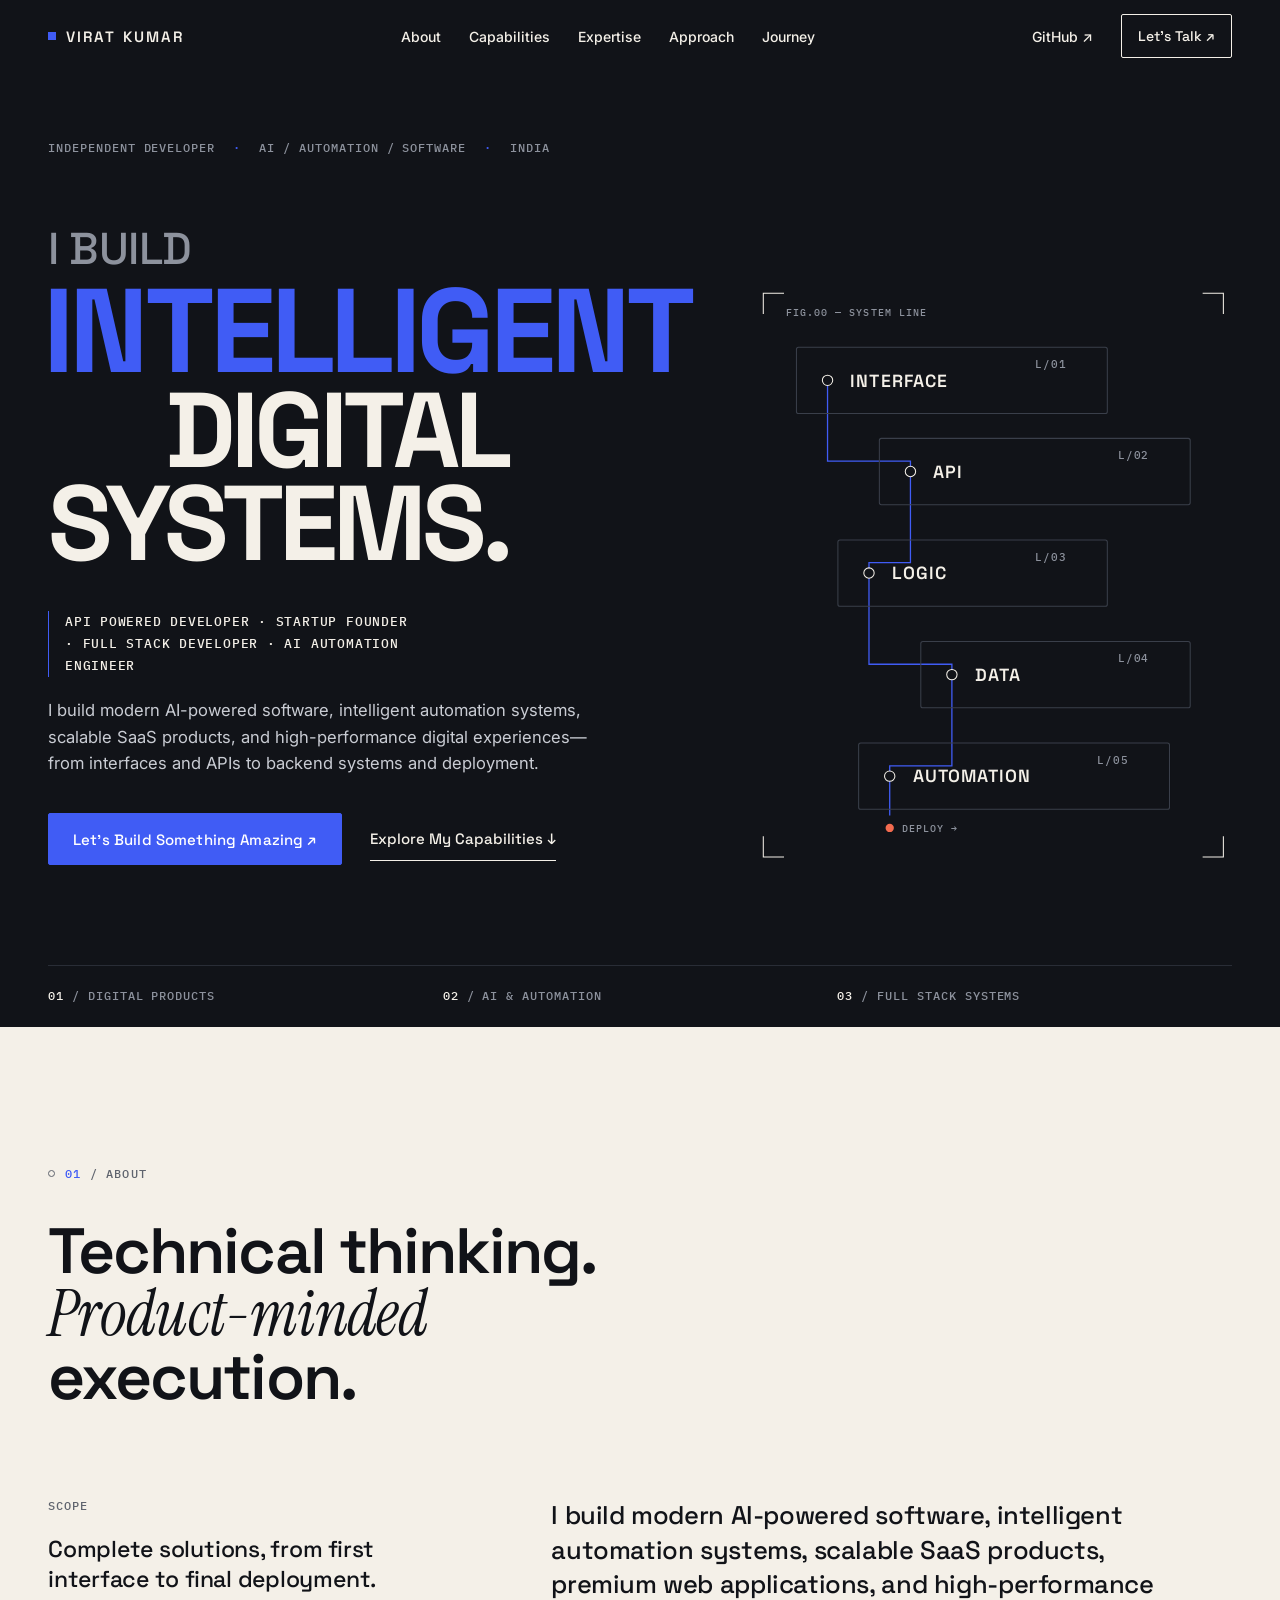
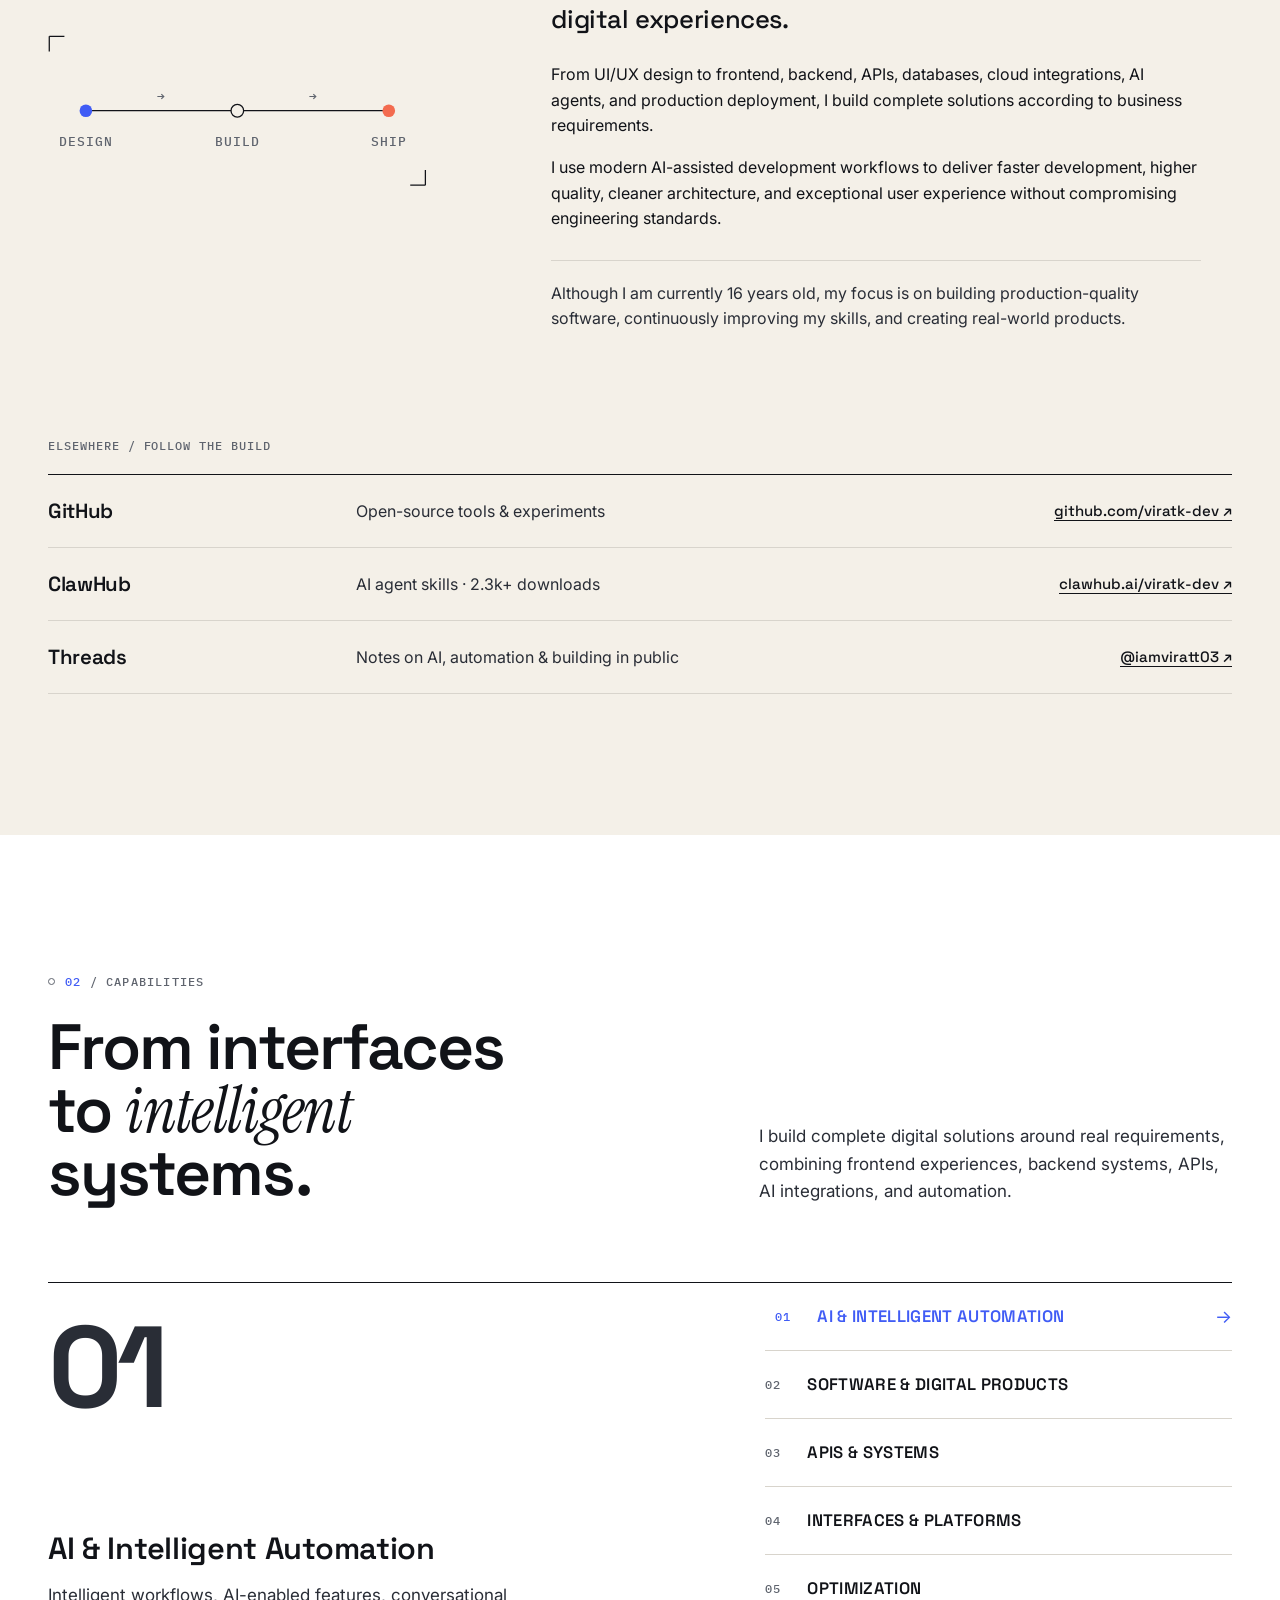
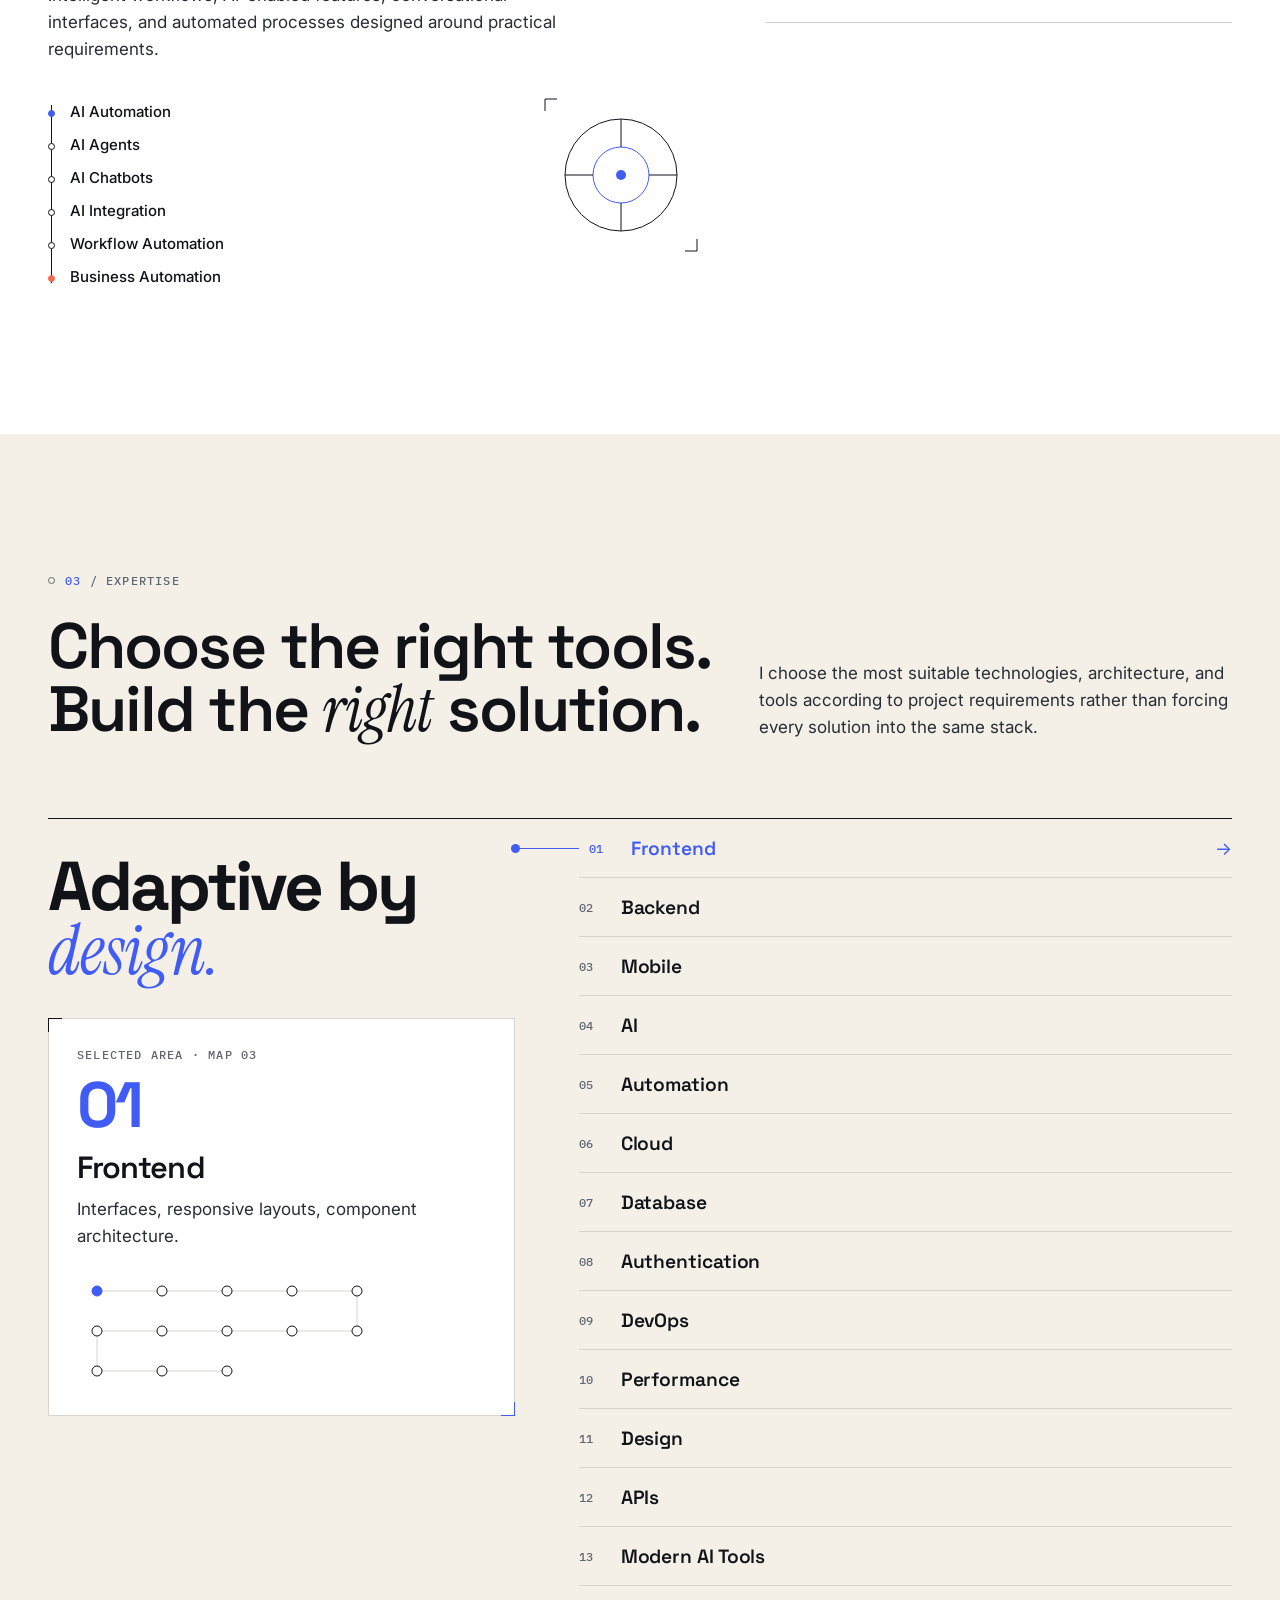
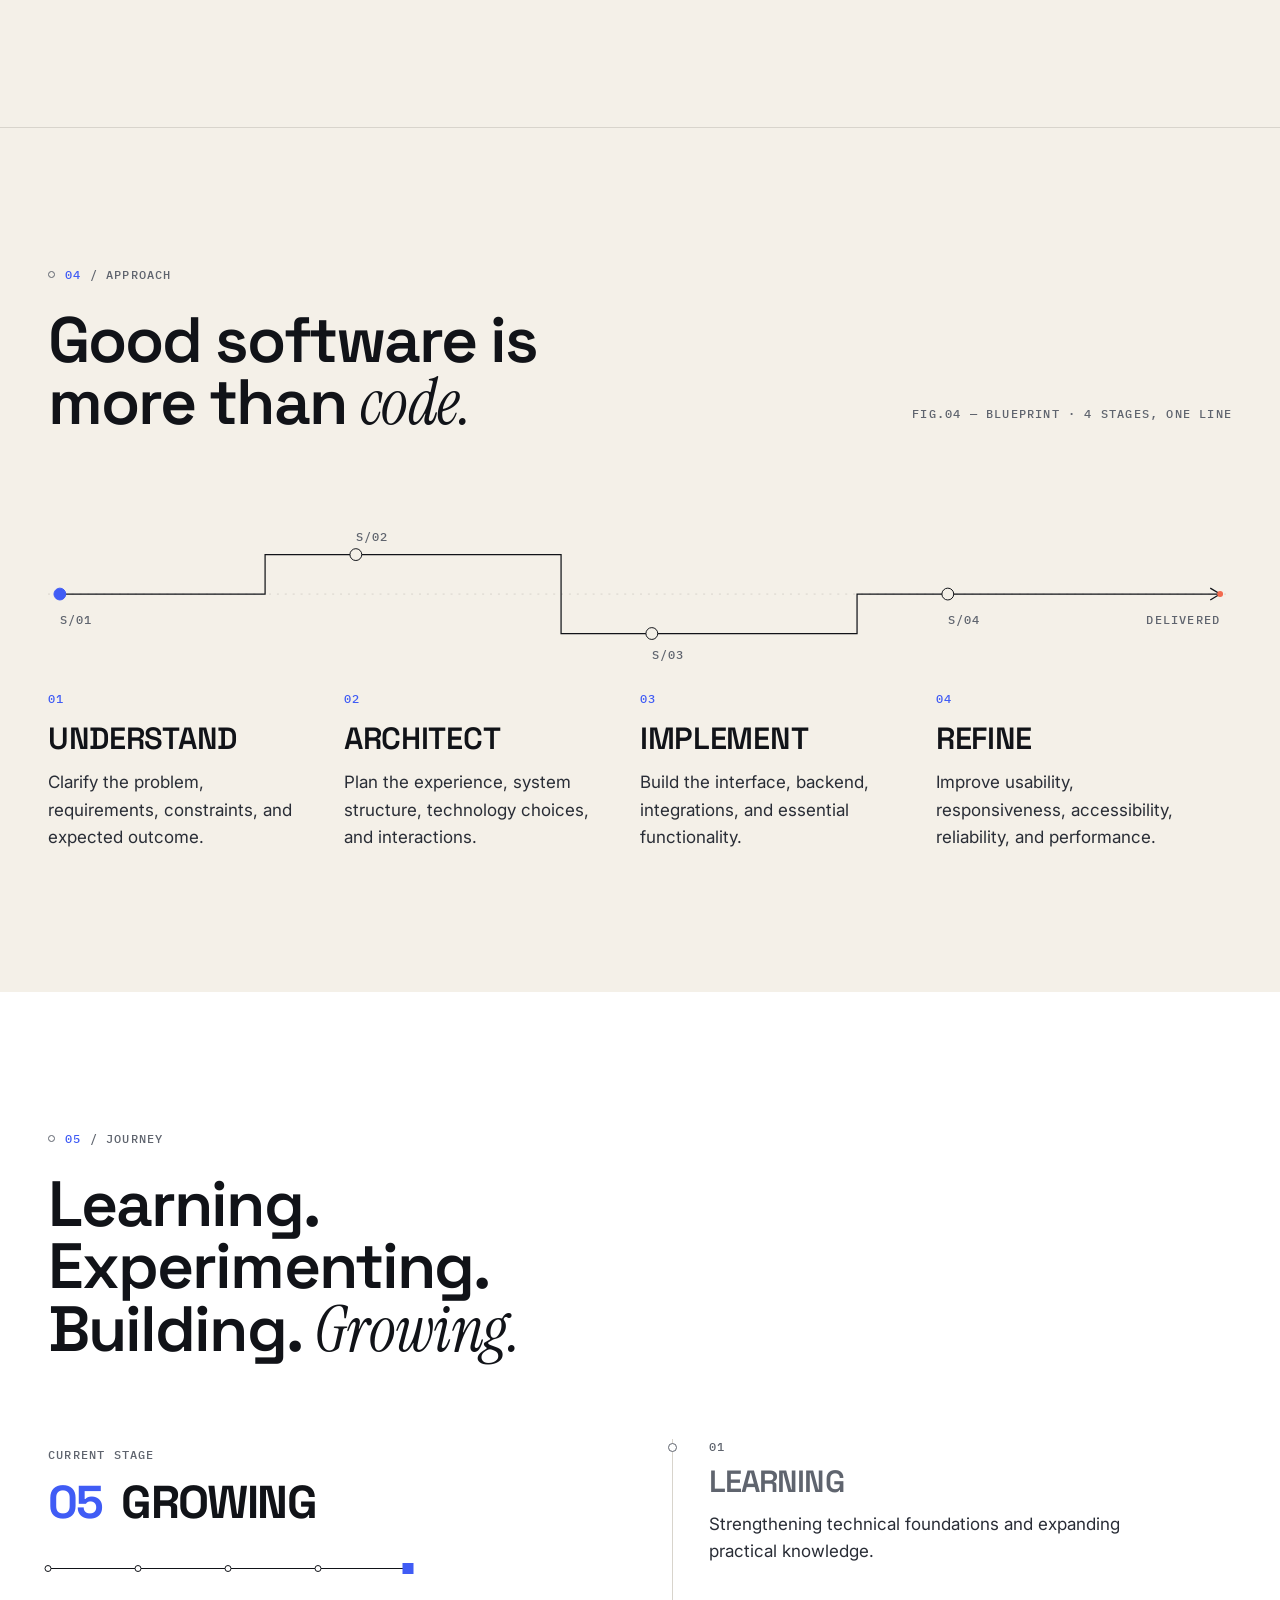
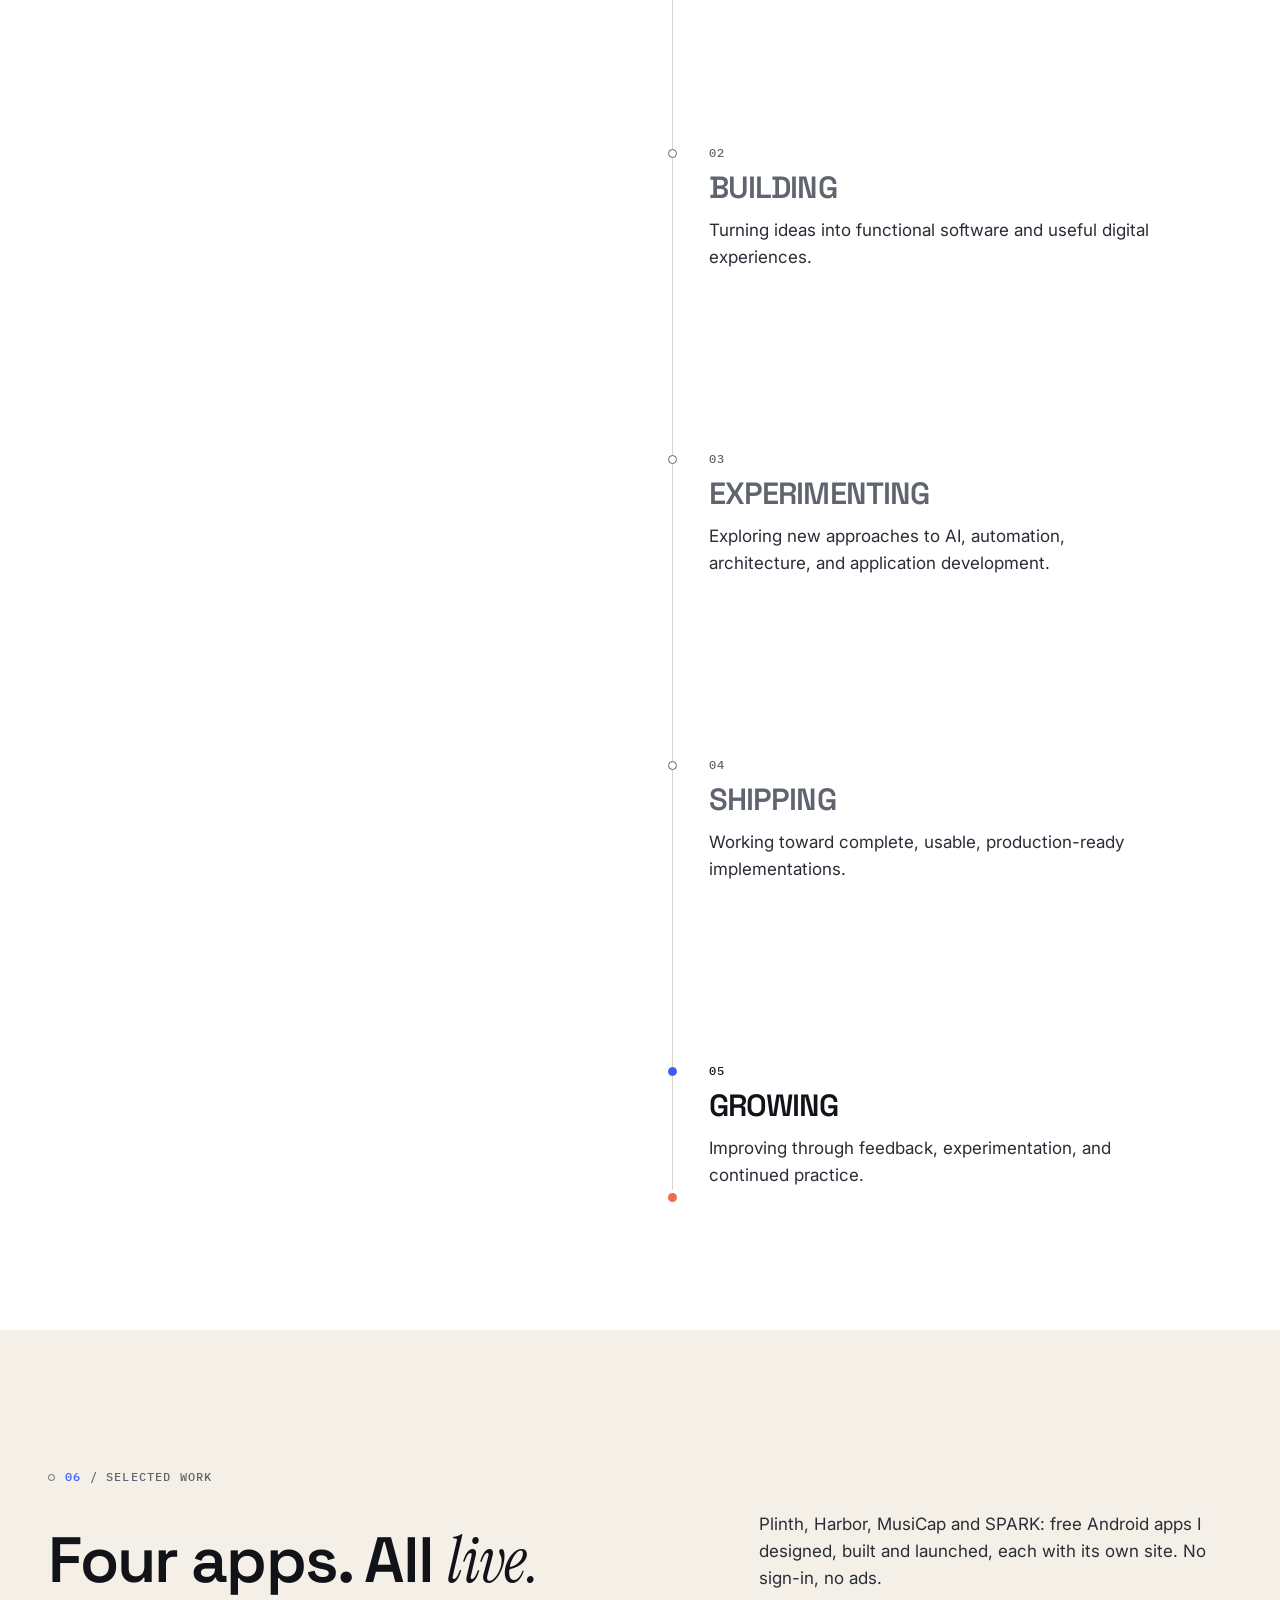
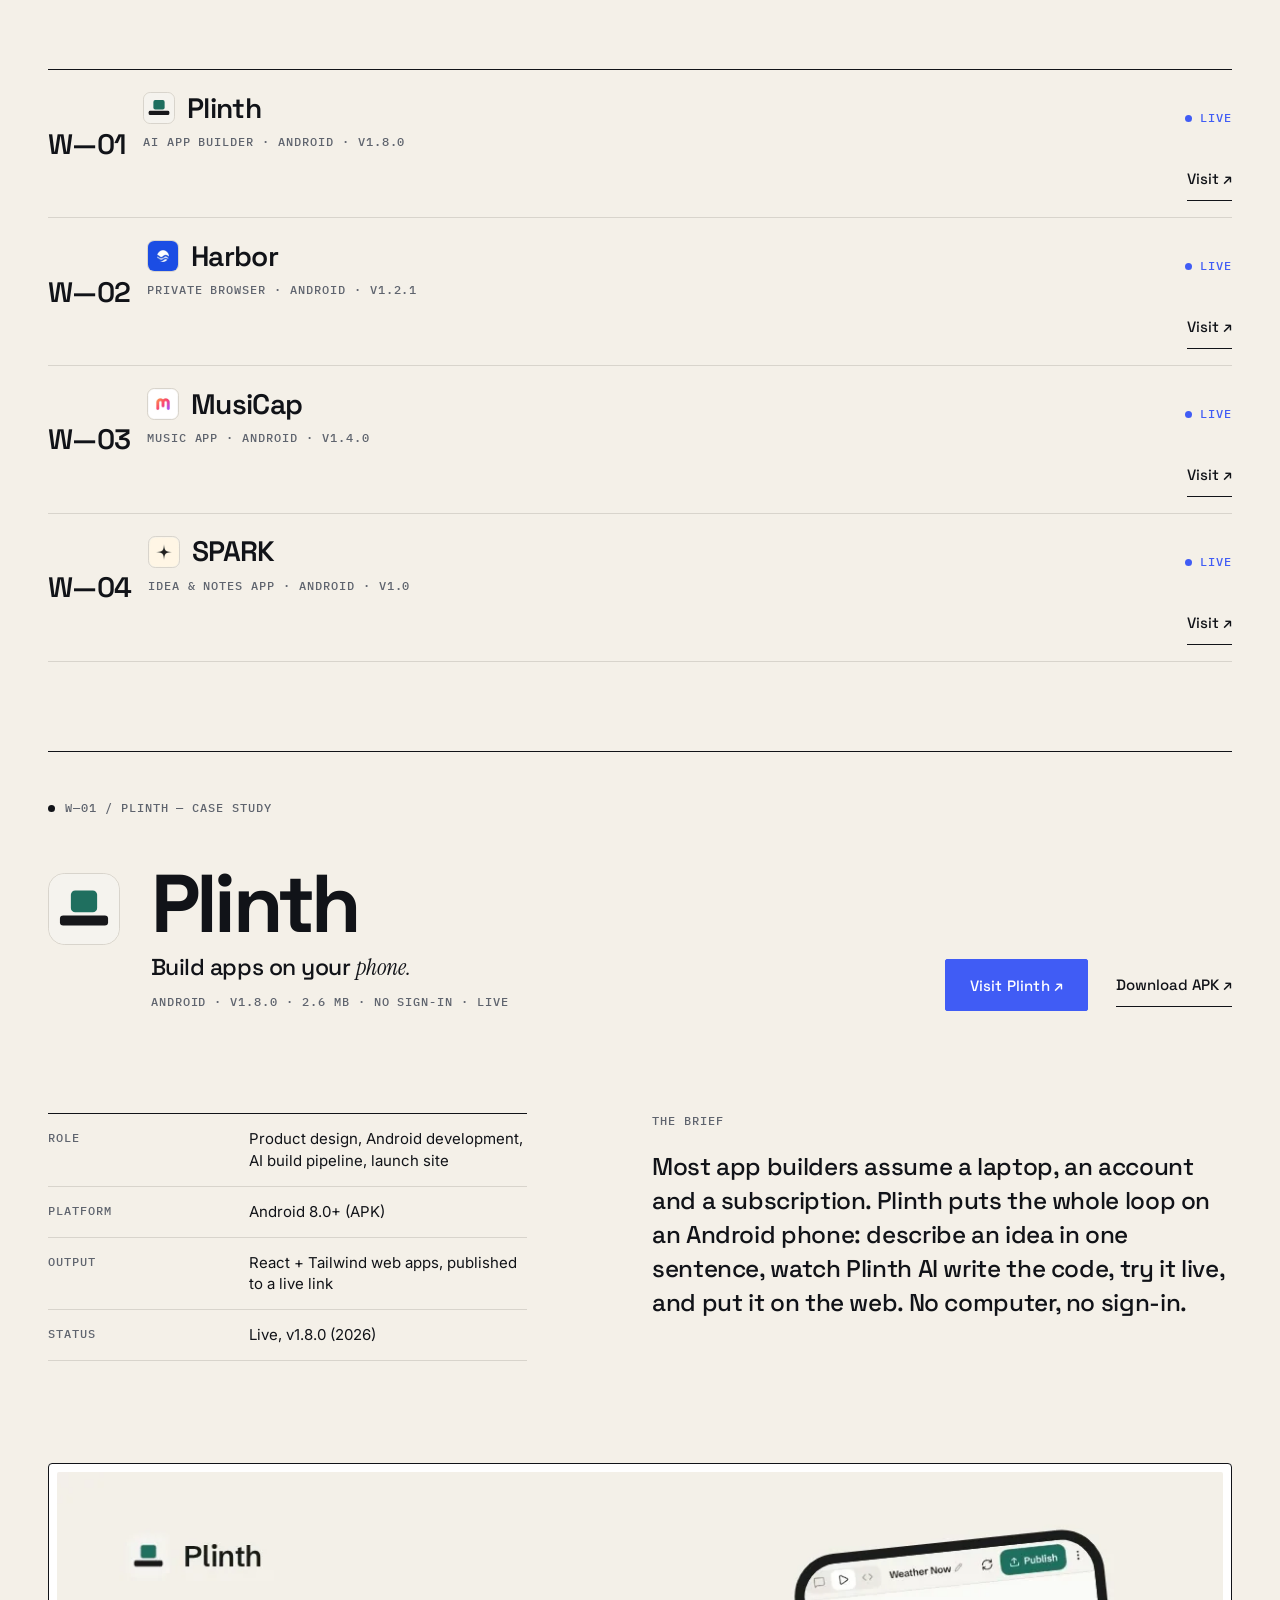
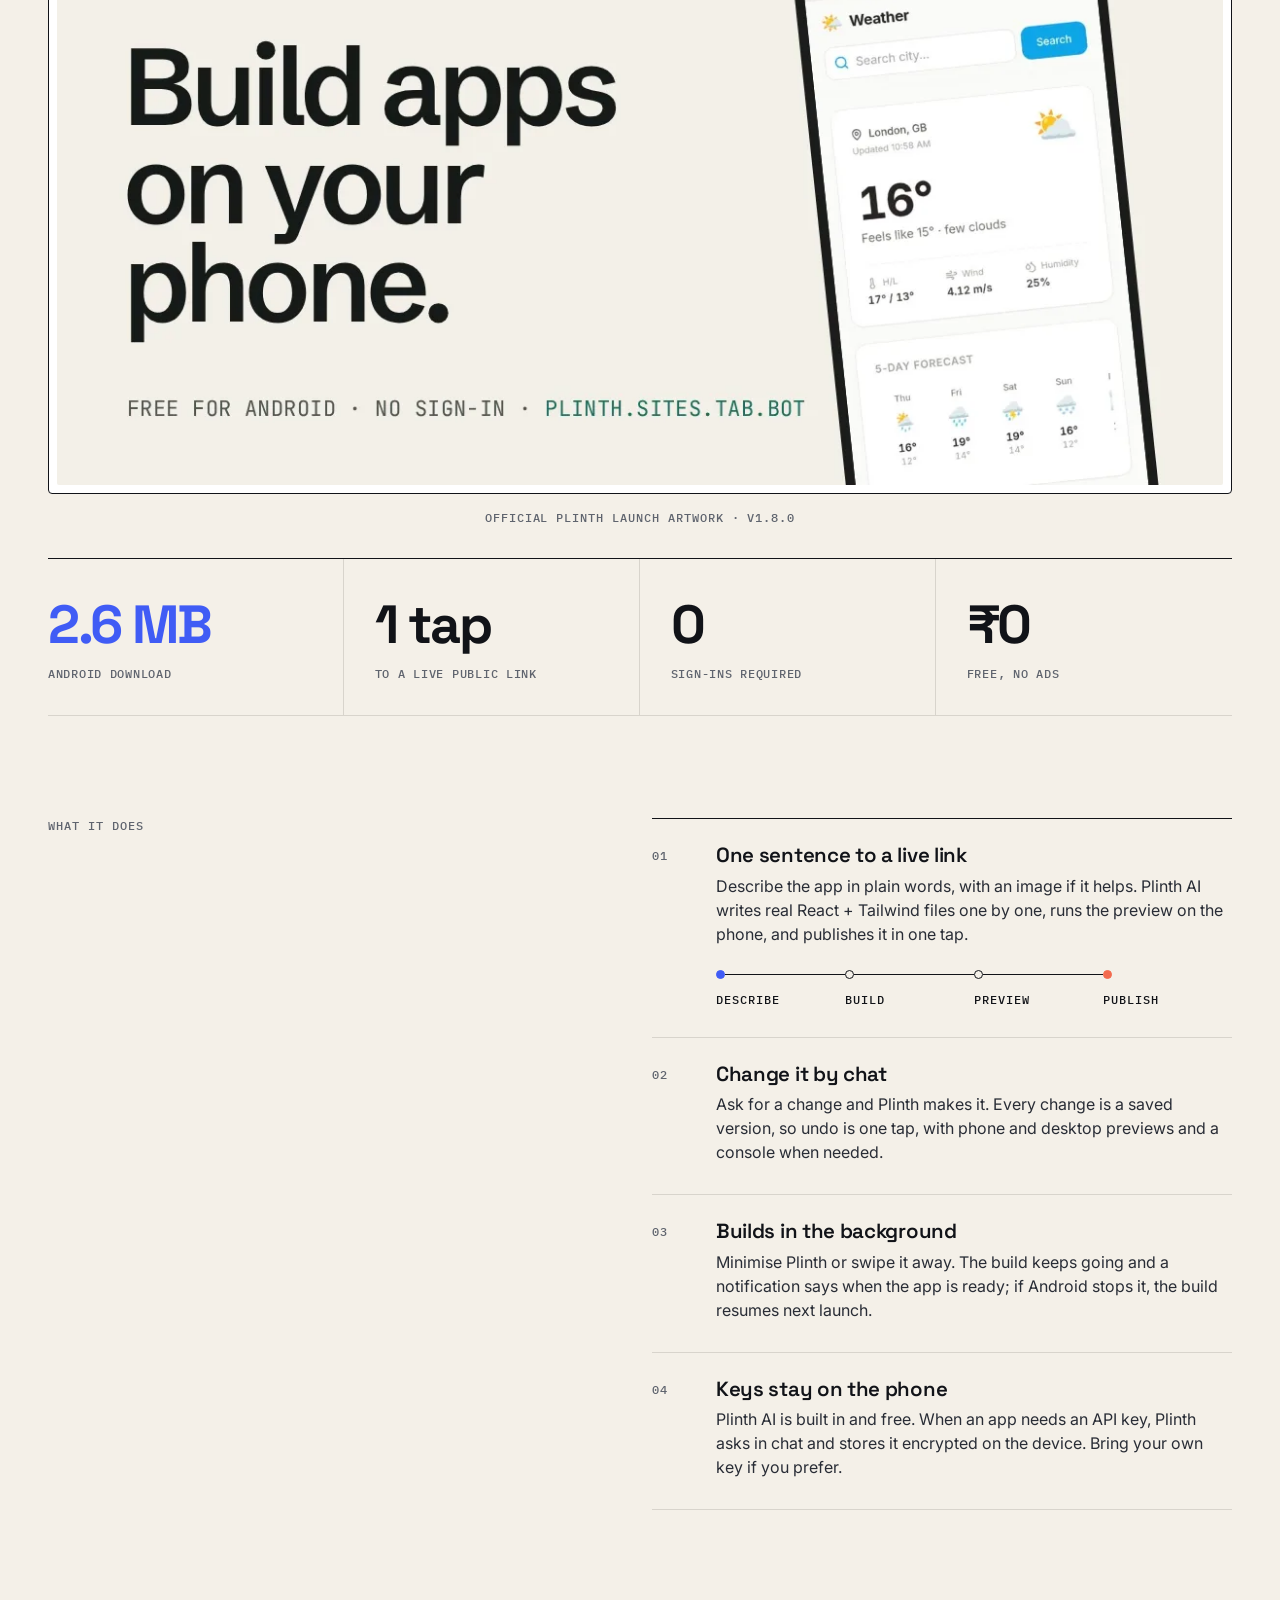
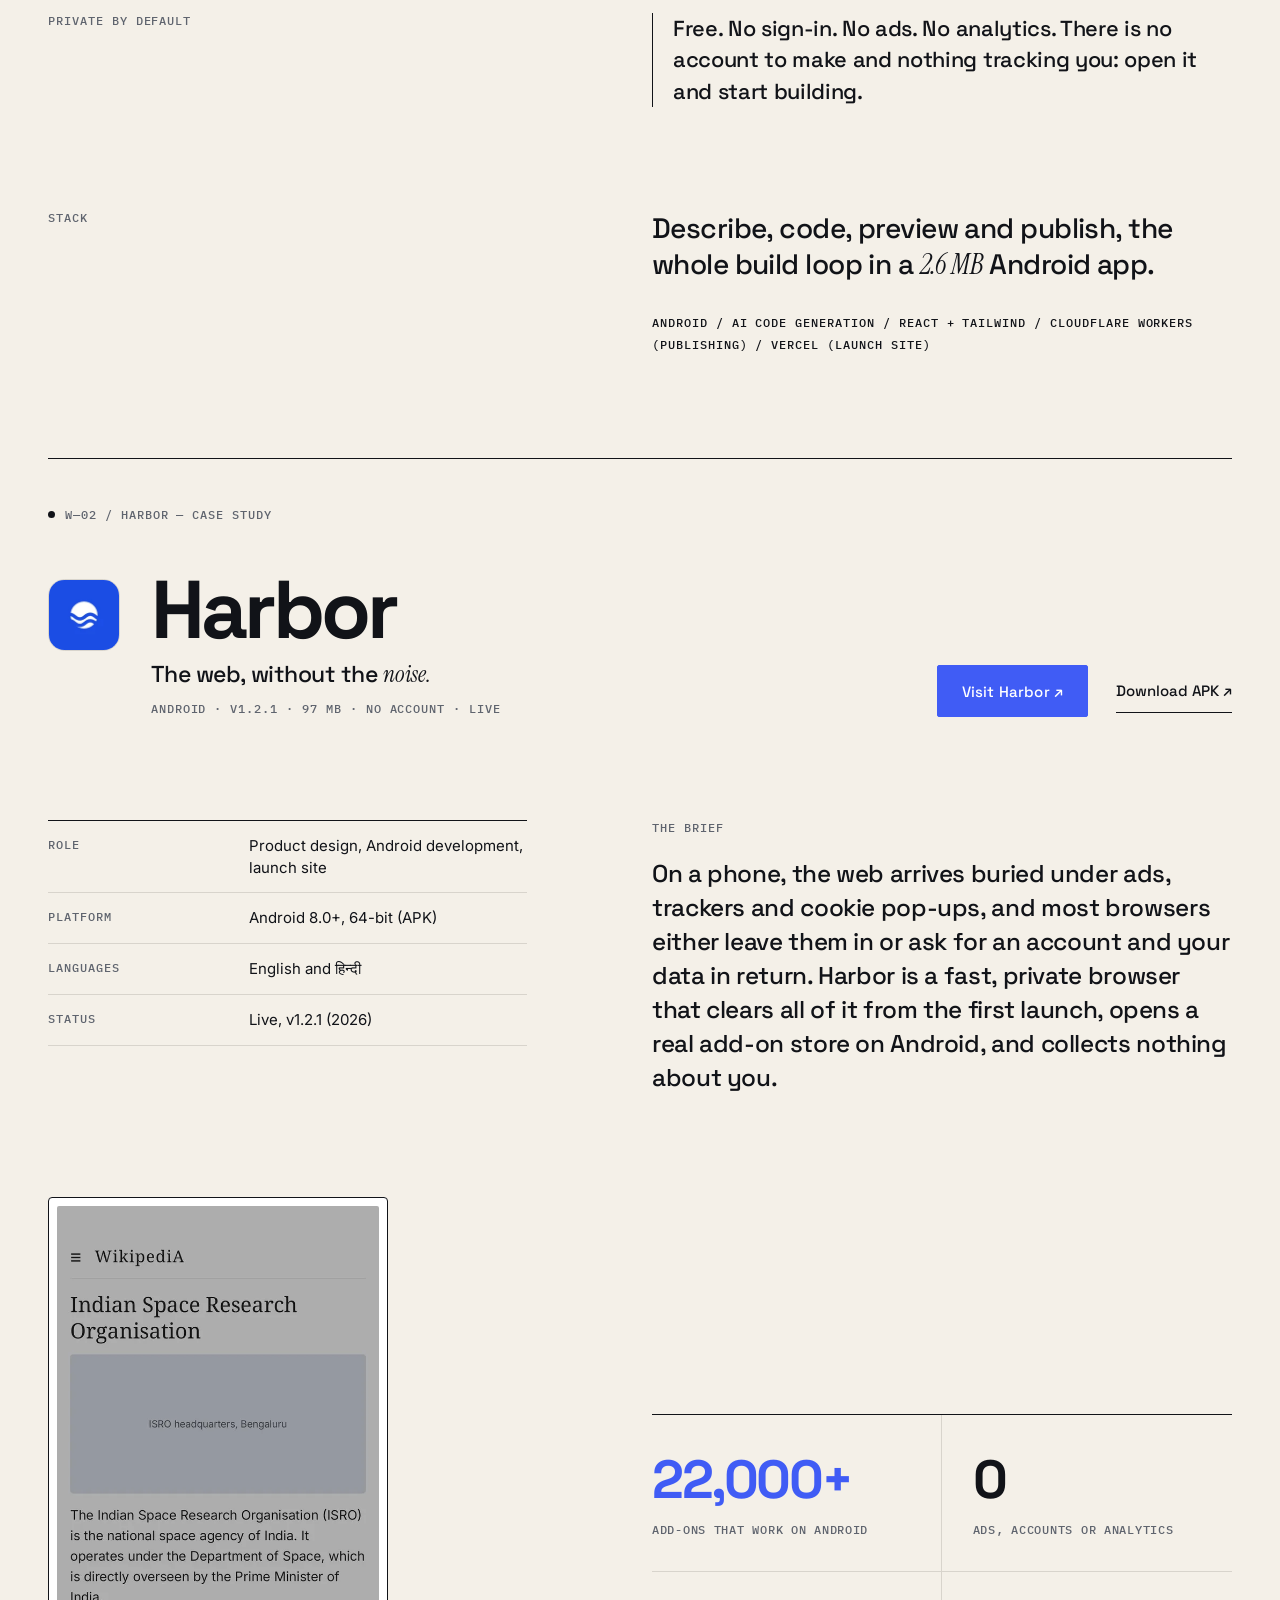
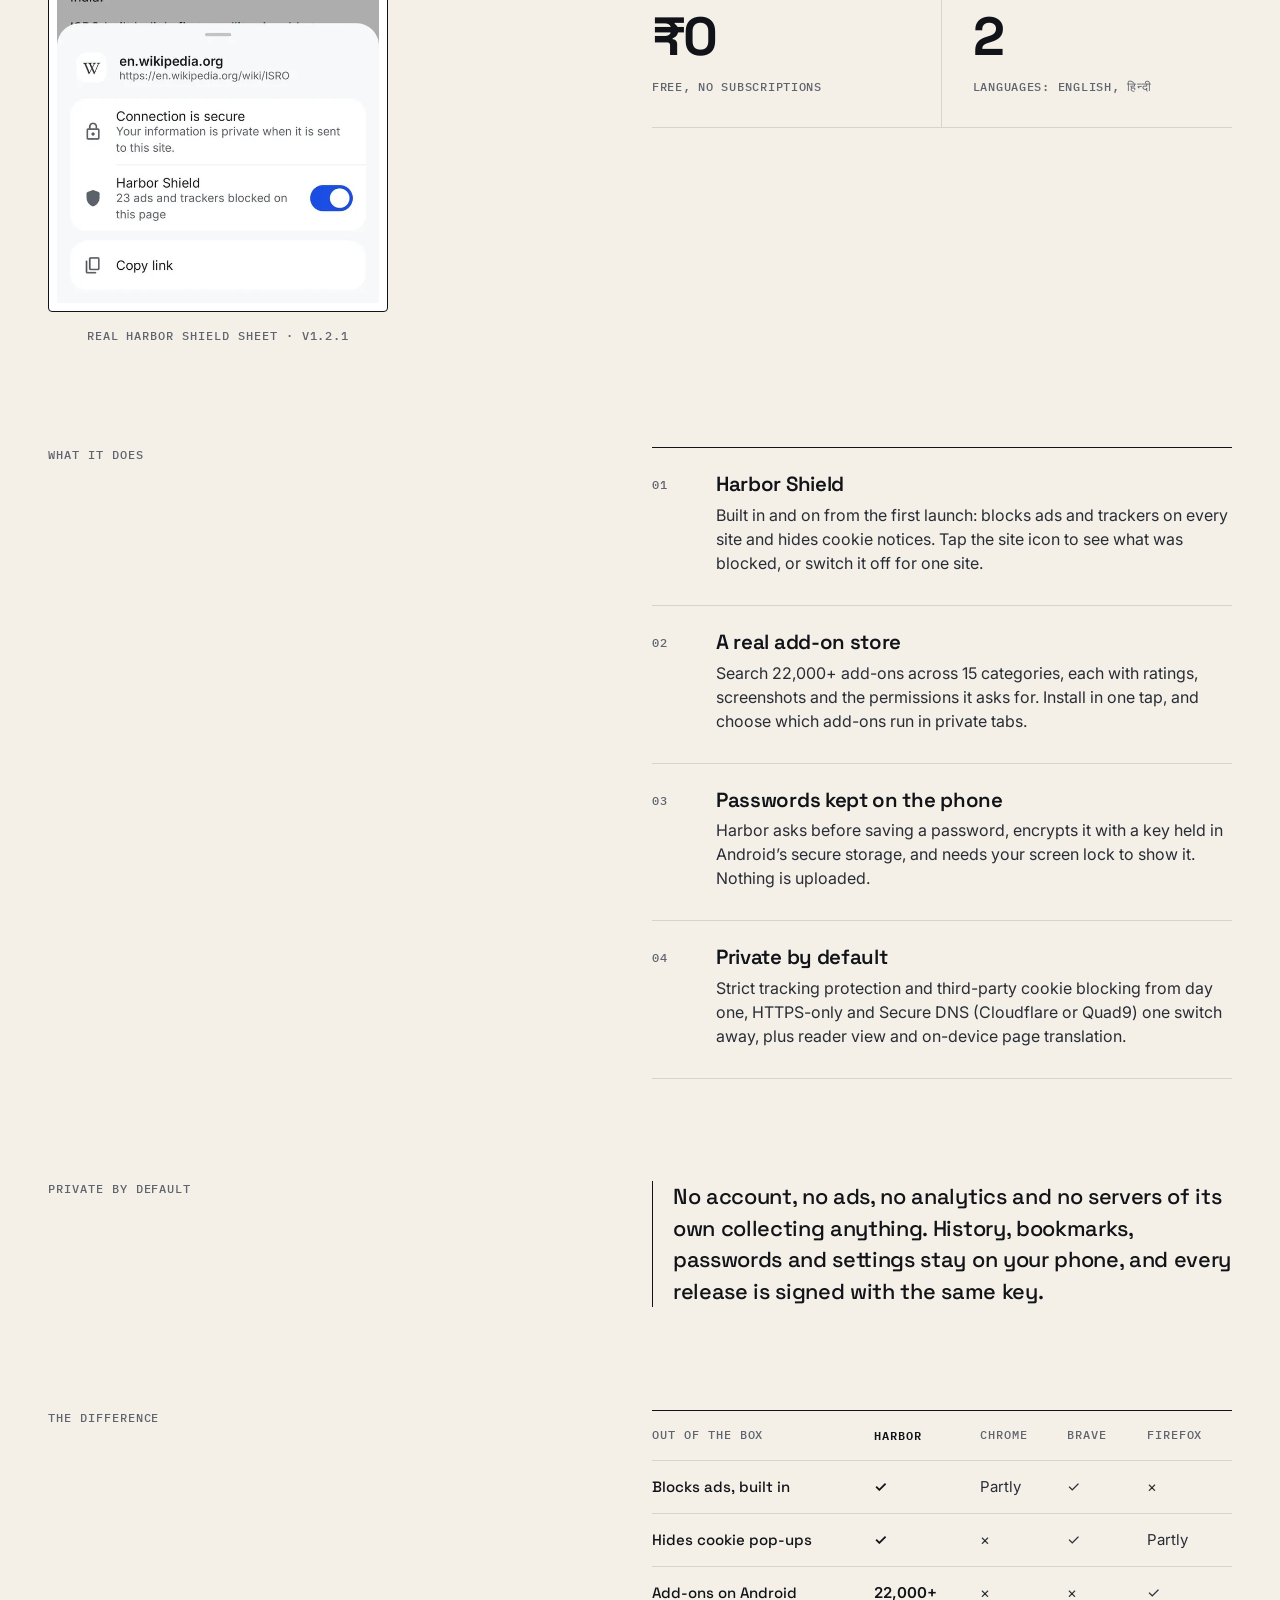
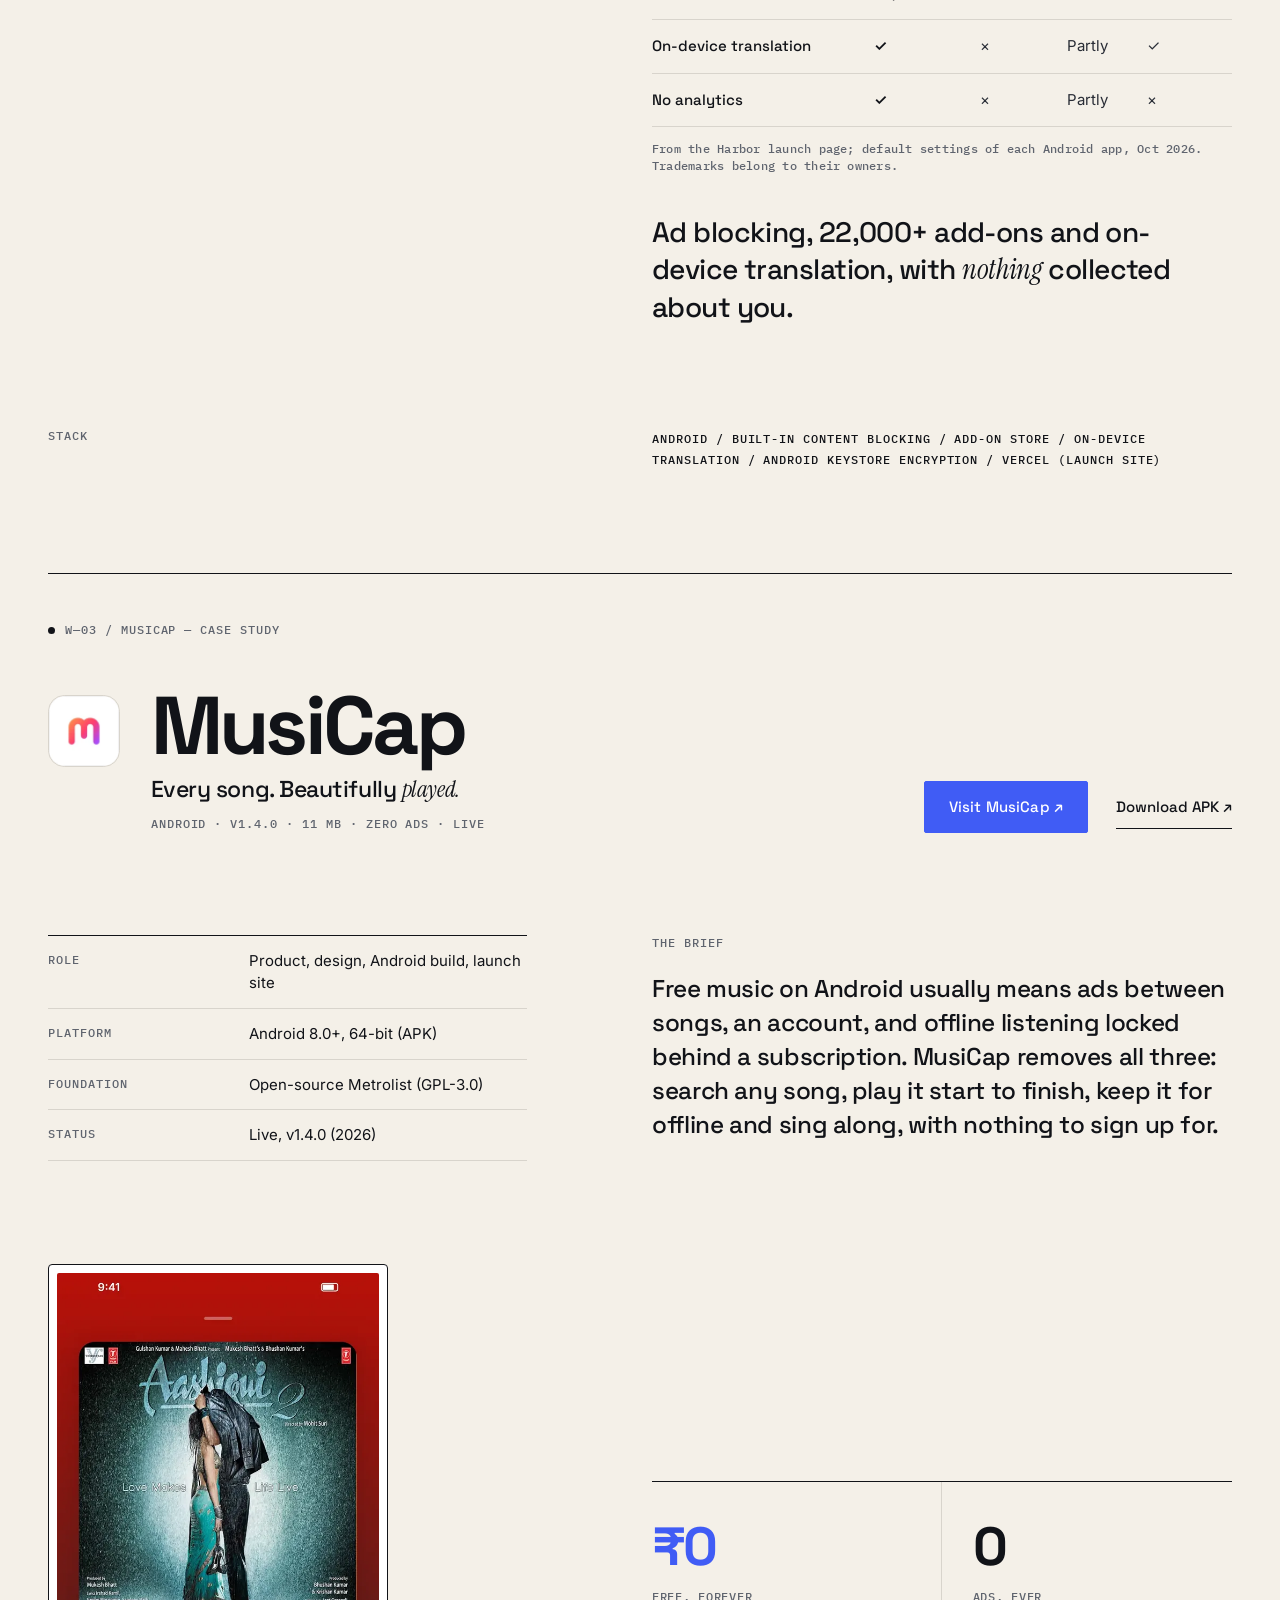
<file: portfolio/index.html>
<!doctype html>
<html lang="en">
<head>
<meta charset="utf-8" />
<meta name="viewport" content="width=device-width, initial-scale=1" />
<title>Virat Kumar — API Powered Developer &amp; AI Automation Engineer</title>
<meta name="description" content="Virat Kumar builds AI-powered software and automation. Maker of Plinth, Harbor, MusiCap and SPARK, and publisher of AI agent skills on ClawHub." />
<meta property="og:title" content="Virat Kumar — API Powered Developer &amp; AI Automation Engineer" />
<meta property="og:description" content="Virat Kumar builds AI-powered software and automation. Maker of Plinth, Harbor, MusiCap and SPARK, and publisher of AI agent skills on ClawHub." />
<meta property="og:type" content="website" />
<link rel="preconnect" href="https://fonts.googleapis.com" />
<link rel="preconnect" href="https://fonts.gstatic.com" crossorigin />
<link rel="stylesheet" href="https://fonts.googleapis.com/css2?family=Space+Grotesk:wght@400;500;600;700&family=Instrument+Serif:ital@1&family=Inter:wght@400;500;600&family=IBM+Plex+Mono:wght@400;500&display=swap" />
<script>document.documentElement.classList.add('js')</script>
<script type="application/ld+json">{"@context":"https://schema.org","@type":"Person","name":"Virat Kumar","jobTitle":"API Powered Developer & AI Automation Engineer","email":"viratkumar87881@gmail.com","sameAs":["https://github.com/viratk-dev","https://clawhub.ai/viratk-dev","https://www.threads.com/@iamviratt03"]}</script>
<script type="application/ld+json">{"@context":"https://schema.org","@type":"SoftwareApplication","name":"Plinth","description":"An Android app that builds web apps from a plain-language description with Plinth AI, previews them live on the phone and publishes them to a link.","operatingSystem":"Android","applicationCategory":"DeveloperApplication","softwareVersion":"1.8.0","url":"https://plinthapp.vercel.app/","downloadUrl":"https://plinthapp.vercel.app/Plinth-v1.8.0.apk","offers":{"@type":"Offer","price":"0","priceCurrency":"INR"},"author":{"@type":"Person","name":"Virat Kumar"}}</script>
<script type="application/ld+json">{"@context":"https://schema.org","@type":"SoftwareApplication","name":"Harbor","description":"A free, private browser for Android that blocks ads, trackers and cookie pop-ups, opens 22,000+ add-ons, and collects nothing about you.","operatingSystem":"Android","applicationCategory":"BrowserApplication","softwareVersion":"1.2.1","url":"https://useharbor.vercel.app/","downloadUrl":"https://useharbor.vercel.app/Harbor-v1.2.1.apk","offers":{"@type":"Offer","price":"0","priceCurrency":"INR"},"author":{"@type":"Person","name":"Virat Kumar"}}</script>
<script type="application/ld+json">{"@context":"https://schema.org","@type":"SoftwareApplication","name":"MusiCap","description":"A free, ad-free music app for Android with offline downloads, synced lyrics and smart radio. No sign-up, no subscription.","operatingSystem":"Android","applicationCategory":"MultimediaApplication","softwareVersion":"1.4.0","url":"https://musicap.vercel.app/","downloadUrl":"https://musicap.vercel.app/MusiCap.apk","offers":{"@type":"Offer","price":"0","priceCurrency":"INR"},"author":{"@type":"Person","name":"Virat Kumar"}}</script>
<script type="application/ld+json">{"@context":"https://schema.org","@type":"SoftwareApplication","name":"SPARK","description":"A local-first Android app that captures ideas by text or voice, keeps them private on the device, and brings the forgotten ones back when they matter.","operatingSystem":"Android","applicationCategory":"ProductivityApplication","softwareVersion":"1.0","image":"spark-icon.png","url":"https://spark-download.vercel.app/","downloadUrl":"https://spark-download.vercel.app/SPARK.apk","offers":{"@type":"Offer","price":"0","priceCurrency":"USD"},"author":{"@type":"Person","name":"Virat Kumar"}}</script>
<style>
:root{--ink:#111318;--porc:#F4F0E8;--white:#fff;--cobalt:#405CF5;--graph:#292D36;--slate:#8D929D;--slate-d:#5F646E;--line:#D8D4CC;--coral:#F36B4F;--grey:#E9E6DE;
--display:"Space Grotesk",system-ui,sans-serif;--serif:"Instrument Serif",Georgia,serif;--body:Inter,system-ui,sans-serif;--mono:"IBM Plex Mono",ui-monospace,monospace;
--ease:cubic-bezier(.2,.7,.2,1);--max:1280px;--pad:clamp(20px,4vw,48px)}
*,*::before,*::after{box-sizing:border-box}
html{scroll-behavior:smooth;-webkit-text-size-adjust:100%}
body{margin:0;background:var(--porc);color:var(--ink);font:400 17px/1.6 var(--body);overflow-x:hidden}
img,svg{display:block;max-width:100%}
a{color:inherit}
h1,h2,h3{font-family:var(--display);font-weight:600;letter-spacing:-.03em;line-height:.98;margin:0}
h2{font-size:clamp(2.2rem,5vw,5rem)}
h3{font-size:clamp(1.35rem,2.4vw,2.1rem);line-height:1.1}
em.s{font-family:var(--serif);font-style:italic;font-weight:400;letter-spacing:-.01em}
p{margin:0 0 1em}
.mono{font:500 12px/1.4 var(--mono);text-transform:uppercase;letter-spacing:.08em}
:focus-visible{outline:2px solid var(--cobalt);outline-offset:3px;border-radius:2px}
.skip{position:absolute;left:12px;top:-60px;z-index:100;background:var(--cobalt);color:#fff;padding:0 16px;min-height:44px;display:inline-flex;align-items:center;font:500 13px var(--mono);text-decoration:none}
.skip:focus{top:12px}
.wrap{max-width:var(--max);margin:0 auto;padding:0 var(--pad)}
.sec{padding:clamp(80px,11vw,160px) 0;position:relative}
.sec--white{background:var(--white)}
.idx{font:500 12px/1 var(--mono);letter-spacing:.1em;text-transform:uppercase;color:var(--slate-d);display:flex;align-items:center;gap:10px}
.idx::before{content:"";width:7px;height:7px;border:1px solid currentColor;border-radius:50%}
.idx b{color:var(--cobalt);font-weight:500}
.grid{display:grid;grid-template-columns:repeat(12,minmax(0,1fr));gap:0 24px}
/* buttons */
.btn{display:inline-flex;align-items:center;gap:10px;min-height:52px;padding:0 24px;background:var(--cobalt);color:#fff;text-decoration:none;font:500 15px var(--display);letter-spacing:.01em;border:1px solid var(--cobalt);border-radius:2px;cursor:pointer;transition:background .25s var(--ease),color .25s var(--ease),transform .25s var(--ease)}
.btn:hover{background:#2F49DA;transform:translateY(-2px)}
.btn--ghost{background:transparent;color:inherit;border-color:currentColor}
.btn--ghost:hover{background:var(--white);color:var(--ink);border-color:var(--white)}
.tlink{display:inline-flex;align-items:center;min-height:44px;font:500 15px var(--display);text-decoration:none;border-bottom:1px solid currentColor;transition:color .2s var(--ease)}
.tlink:hover{color:var(--cobalt)}
/* nav */
.nav{position:fixed;inset:0 0 auto;z-index:50;color:var(--porc);transition:background .3s var(--ease),color .3s var(--ease),border-color .3s var(--ease);border-bottom:1px solid transparent}
.nav.is-solid{background:var(--porc);color:var(--ink);border-color:var(--line)}
.nav__in{display:flex;align-items:center;justify-content:space-between;height:72px;max-width:var(--max);margin:0 auto;padding:0 var(--pad)}
.wordmark{font:600 15px var(--display);letter-spacing:.14em;text-decoration:none;display:inline-flex;align-items:center;gap:10px;min-height:44px}
.wordmark i{width:8px;height:8px;background:var(--cobalt);display:inline-block}
.nav__links{display:flex;gap:28px;list-style:none;margin:0;padding:0}
.nav__links a{font:500 14px var(--body);text-decoration:none;position:relative;display:inline-flex;align-items:center;min-height:44px}
.nav__links a::after{content:"";position:absolute;left:0;right:0;bottom:8px;height:1px;background:var(--cobalt);transform:scaleX(0);transform-origin:left;transition:transform .3s var(--ease)}
.nav__links a:hover::after,.nav__links a.is-active::after{transform:scaleX(1)}
.nav__cta{font:500 14px var(--display);text-decoration:none;border:1px solid currentColor;padding:0 16px;min-height:44px;display:inline-flex;align-items:center;border-radius:2px;transition:background .2s var(--ease),color .2s var(--ease)}
.nav__cta:hover{background:var(--cobalt);border-color:var(--cobalt);color:#fff}
.menu-btn{display:none;background:none;border:1px solid currentColor;color:inherit;font:500 12px var(--mono);letter-spacing:.1em;min-height:44px;min-width:44px;padding:0 14px;border-radius:2px;cursor:pointer}
.overlay{position:fixed;inset:0;z-index:60;background:var(--ink);color:var(--porc);display:none;flex-direction:column;padding:20px var(--pad) 40px}
.overlay.is-open{display:flex}
.overlay__top{display:flex;justify-content:space-between;align-items:center;height:52px}
.overlay ul{list-style:none;margin:auto 0 0;padding:0}
.overlay li{border-top:1px solid var(--graph)}
.overlay li a{display:flex;justify-content:space-between;align-items:center;min-height:64px;text-decoration:none;font:600 clamp(1.8rem,8vw,2.6rem) var(--display);letter-spacing:-.02em}
.overlay li a span{font:500 12px var(--mono);color:var(--slate)}
@media(max-width:900px){.nav__links,.nav__cta{display:none}.menu-btn{display:inline-flex;align-items:center}}
.x-nav-end{display:flex;align-items:center;gap:28px}
.x-nav-gh{font:500 14px var(--body);text-decoration:none;position:relative;display:inline-flex;align-items:center;min-height:44px}
.x-nav-gh::after{content:"";position:absolute;left:0;right:0;bottom:8px;height:1px;background:var(--cobalt);transform:scaleX(0);transform-origin:left;transition:transform .3s var(--ease)}
.x-nav-gh:hover::after{transform:scaleX(1)}
@media(max-width:1100px){.x-nav-gh{display:none}}
/* hero */
.hero{background:var(--ink);color:var(--porc);padding:140px 0 0;position:relative;overflow:hidden}
.hero__meta{display:flex;flex-wrap:wrap;gap:6px 18px;color:var(--slate);margin-bottom:clamp(40px,6vw,72px)}
.hero__meta span+span::before{content:"·";margin-right:18px;color:var(--cobalt)}
.hero__grid{display:grid;grid-template-columns:minmax(0,7fr) minmax(0,5fr);gap:40px;align-items:end}
.h1{font-size:clamp(3.5rem,8.3vw,8.5rem);line-height:.88;letter-spacing:-.045em;font-weight:700;margin-bottom:40px}
.h1 span{display:block}
.h1 .l1{font-size:.42em;letter-spacing:-.01em;font-weight:500;margin-bottom:.25em;color:var(--slate)}
.h1 .l2{color:var(--cobalt);font-size:1.12em;margin-left:-.04em}
.h1 .l3{padding-left:1.1em}
.hero__role{font:500 13px/1.7 var(--mono);text-transform:uppercase;letter-spacing:.06em;color:var(--porc);max-width:46ch;margin-bottom:20px;padding-left:16px;border-left:1px solid var(--cobalt)}
.hero__copy{max-width:56ch;color:#C9CCD3;font-size:clamp(16px,1.3vw,19px);margin-bottom:36px}
.hero__acts{display:flex;flex-wrap:wrap;gap:16px 28px;align-items:center}
.diagram{color:var(--porc);transition:transform .35s var(--ease)}
.diagram .lyr rect{fill:none;stroke:#3A3F4A}
.diagram .lyr text{fill:var(--slate);font:500 11px var(--mono);letter-spacing:.08em}
.diagram .lyr .nm{fill:var(--porc);font:600 17px var(--display);letter-spacing:.06em}
.diagram .lyr circle{fill:var(--ink);stroke:var(--porc);transition:fill .25s var(--ease),stroke .25s var(--ease)}
.diagram .lyr{cursor:default;outline:none}
.diagram .lyr:hover rect,.diagram .lyr:focus rect{stroke:var(--cobalt)}
.diagram .lyr:hover circle,.diagram .lyr:focus circle{fill:var(--cobalt);stroke:var(--cobalt)}
.diagram .lyr:focus-visible rect{stroke-width:2}
.diagram .flow{fill:none;stroke:var(--cobalt);stroke-width:1.25}
.diagram .br{fill:none;stroke:var(--porc);stroke-width:1}
.diagram-m{display:none}
.hero__foot{margin-top:clamp(56px,8vw,100px);border-top:1px solid var(--graph);display:grid;grid-template-columns:repeat(3,1fr)}
.hero__foot p{margin:0;padding:22px 0;color:var(--slate)}
.hero__foot p b{color:var(--porc);font-weight:500}
@media(max-width:900px){.hero__grid{grid-template-columns:1fr}.diagram{display:none}.diagram-m{display:block;max-width:340px}.hero__foot{grid-template-columns:1fr}.hero__foot p{padding:14px 0;border-bottom:1px solid var(--graph)}}
@media(max-width:400px){.h1{font-size:3.1rem}.h1 .l2{font-size:1.02em}}
/* about */
.about__h{grid-column:1/-1;margin:28px 0 clamp(48px,7vw,96px);max-width:14ch}
.about__side{grid-column:1/5}
.about__side .lead{font:500 clamp(1.2rem,1.8vw,1.5rem)/1.3 var(--display);letter-spacing:-.01em;margin:20px 0 40px;max-width:22ch}
.about__body{grid-column:6/-1;max-width:65ch;font-size:clamp(16px,1.25vw,19px)}
.about__body p:first-child{font:500 clamp(1.3rem,2vw,1.7rem)/1.35 var(--display);letter-spacing:-.015em}
.about__body p:last-child{color:var(--graph);border-top:1px solid var(--line);padding-top:20px;margin-top:28px}
.sysline{color:var(--ink)}
.sysline path,.sysline line{fill:none;stroke:currentColor;stroke-width:1}
.sysline text{font:500 10.5px var(--mono);letter-spacing:.08em;fill:var(--slate-d)}
@media(max-width:900px){.about__side,.about__body{grid-column:1/-1}.about__side{order:2;margin-top:32px}}
.x-else{grid-column:1/-1;margin-top:clamp(56px,7vw,96px)}
.x-else__lbl{color:var(--slate-d);margin:0 0 20px}
.x-else__list{list-style:none;margin:0;padding:0;border-top:1px solid var(--ink)}
.x-else__list li{border-bottom:1px solid var(--line)}
.x-else__row{display:grid;grid-template-columns:minmax(0,3fr) minmax(0,6fr) minmax(0,3fr);gap:6px 24px;align-items:center;min-height:72px;padding:16px 0;text-decoration:none;color:var(--ink)}
.x-else__row .nm{font:600 clamp(1.1rem,1.6vw,1.35rem)/1.2 var(--display);letter-spacing:-.015em;transition:color .25s var(--ease)}
.x-else__row .d{color:var(--graph);font-size:16px;line-height:1.5}
.x-else__row .v{justify-self:end;font:500 15px var(--display);border-bottom:1px solid currentColor;overflow-wrap:anywhere;transition:color .2s var(--ease)}
.x-else__row .v i{display:inline-block;font-style:normal;transition:transform .25s var(--ease)}
.x-else__row:hover .nm,.x-else__row:hover .v,.x-else__row:focus-visible .nm,.x-else__row:focus-visible .v{color:var(--cobalt)}
.x-else__row:hover .v i,.x-else__row:focus-visible .v i{transform:translate(3px,-3px)}
@media(max-width:900px){.x-else{order:3}.x-else__row{grid-template-columns:minmax(0,1fr);align-items:start;padding:20px 0}.x-else__row .v{justify-self:start;margin-top:4px}}
/* capabilities */
.cap__head{display:grid;grid-template-columns:minmax(0,7fr) minmax(0,5fr);gap:24px 48px;align-items:end;margin:28px 0 clamp(48px,6vw,80px)}
.cap__head h2{max-width:13ch}
.cap__head p{color:var(--graph);max-width:44ch;margin:0}
.cap{display:grid;grid-template-columns:minmax(0,7fr) minmax(0,5fr);grid-template-rows:repeat(5,auto) 1fr;column-gap:clamp(32px,5vw,80px);border-top:1px solid var(--ink)}
.cap__tab{grid-column:2;display:flex;align-items:center;gap:18px;width:100%;min-height:68px;padding:14px 0;background:none;border:0;border-bottom:1px solid var(--line);color:var(--ink);font:600 clamp(1rem,1.3vw,1.15rem) var(--display);letter-spacing:.02em;text-align:left;cursor:pointer;transition:color .25s var(--ease),padding .3s var(--ease)}
.cap__tab .n{font:500 12px var(--mono);color:var(--slate-d);min-width:24px}
.cap__tab .ar{margin-left:auto;font:400 18px var(--body);opacity:0;transform:translateX(-6px);transition:opacity .25s var(--ease),transform .25s var(--ease)}
.cap__tab:hover{color:var(--cobalt)}
.cap__tab[aria-selected="true"]{color:var(--cobalt);padding-left:10px}
.cap__tab[aria-selected="true"] .n{color:var(--cobalt)}
.cap__tab[aria-selected="true"] .ar{opacity:1;transform:none}
.cap__panel{grid-column:1;grid-row:1/-1;padding:36px 0 0}
.cap__panel[hidden]{display:none}
.cap__num{font:700 clamp(4rem,9vw,8rem)/.85 var(--display);letter-spacing:-.05em;color:var(--cobalt)}
.cap__panel h3{margin:20px 0 16px;letter-spacing:-.01em}
.cap__panel>p{color:var(--graph);max-width:48ch}
.cap__body{display:grid;grid-template-columns:minmax(0,1fr) 160px;gap:32px;align-items:start;margin-top:32px}
.svcs{list-style:none;margin:0;padding:0 0 0 22px;position:relative}
.svcs::before{content:"";position:absolute;left:3px;top:10px;bottom:10px;width:1px;background:var(--ink)}
.svcs li{position:relative;padding:7px 0;font:500 15px var(--body)}
.svcs li::before{content:"";position:absolute;left:-22px;top:15px;width:7px;height:7px;background:var(--white);border:1px solid var(--ink);border-radius:50%}
.svcs li:first-child::before{background:var(--cobalt);border-color:var(--cobalt)}
.svcs li:last-child::before{background:var(--coral);border-color:var(--coral)}
.cap__fig{color:var(--ink)}
.cap__fig *{fill:none;stroke:currentColor;stroke-width:1}
.cap__fig .c{stroke:var(--cobalt)}
.cap__fig .f{fill:var(--cobalt);stroke:none}
@media(max-width:900px){.cap__head{grid-template-columns:1fr}.cap{grid-template-columns:1fr;grid-template-rows:none}.cap__tab,.cap__panel{grid-column:1;grid-row:auto!important}.cap__panel{padding:8px 0 32px;border-bottom:1px solid var(--line)}.cap__num{display:none}.cap__panel h3{display:none}.cap__body{grid-template-columns:1fr}.cap__fig{display:none}}
/* shared phase 2 */
.sec--line{border-top:1px solid var(--line)}
.shead{display:grid;grid-template-columns:minmax(0,7fr) minmax(0,5fr);gap:24px 48px;align-items:end;margin:28px 0 clamp(48px,6vw,88px)}
.shead p{color:var(--graph);max-width:46ch;margin:0}
.anno{font:500 12px/1.4 var(--mono);letter-spacing:.1em;text-transform:uppercase;color:var(--slate-d)}
@media(max-width:900px){.shead{grid-template-columns:1fr}}
/* 03 expertise */
.ex{--gx:clamp(32px,5vw,80px);display:grid;grid-template-columns:minmax(0,5fr) minmax(0,7fr);column-gap:var(--gx);border-top:1px solid var(--ink)}
.ex__aside{padding-top:36px}
.ex__stick{position:sticky;top:110px}
.ex__state{font:700 clamp(2.6rem,5.4vw,5.2rem)/.92 var(--display);letter-spacing:-.045em;margin:0 0 36px}
.ex__state em{color:var(--cobalt)}
.ex__read{display:none;position:relative;border:1px solid var(--line);background:var(--white);padding:28px 28px 24px}
.js .ex__read{display:block}
.ex__read::before,.ex__read::after{content:"";position:absolute;width:14px;height:14px;border:1px solid var(--ink)}
.ex__read::before{top:-1px;left:-1px;border-right:0;border-bottom:0}
.ex__read::after{bottom:-1px;right:-1px;border-left:0;border-top:0;border-color:var(--cobalt)}
.ex__rn{font:700 clamp(3rem,5vw,4.5rem)/.85 var(--display);letter-spacing:-.05em;color:var(--cobalt);margin:14px 0 18px}
.ex__read h3{margin:0 0 12px}
.ex__read .ex__rd{color:var(--graph);max-width:40ch;min-height:3.2em}
.ex__map{margin-top:20px;max-width:300px}
.ex__map path{fill:none;stroke:var(--line)}
.ex__map circle{fill:var(--white);stroke:var(--ink);transition:fill .25s var(--ease),stroke .25s var(--ease)}
.ex__map circle.on{fill:var(--cobalt);stroke:var(--cobalt)}
.ex__list{list-style:none;margin:0;padding:0}
.ex__item{position:relative;border-bottom:1px solid var(--line)}
.ex__btn{position:relative;display:flex;align-items:center;gap:18px;width:100%;min-height:58px;padding:10px 0;background:none;border:0;color:var(--ink);font:600 clamp(1.05rem,1.5vw,1.3rem) var(--display);letter-spacing:-.005em;text-align:left;cursor:pointer;transition:color .25s var(--ease),padding .3s var(--ease)}
.ex__btn .n{font:500 12px var(--mono);color:var(--slate-d);min-width:24px;letter-spacing:.06em}
.ex__btn .ar{margin-left:auto;font:400 18px var(--body);opacity:0;transition:opacity .25s var(--ease),transform .25s var(--ease)}
.ex__btn:hover{color:var(--cobalt)}
.ex__item.is-open .ex__btn{color:var(--cobalt);padding-left:10px}
.ex__item.is-open .ex__btn .n{color:var(--cobalt)}
.ex__item.is-open .ex__btn .ar{opacity:1}
.ex__d{margin:0;padding:0 0 18px 42px;color:var(--graph);max-width:52ch}
@media(min-width:901px){
  .js .ex__d{display:none}
  .ex__item.is-open::before{content:"";position:absolute;right:100%;top:29px;width:var(--gx);height:1px;background:var(--cobalt)}
  .ex__item.is-open::after{content:"";position:absolute;left:calc(-1 * var(--gx) - 4px);top:25px;width:9px;height:9px;border-radius:50%;background:var(--cobalt)}
}
@media(max-width:900px){.ex{grid-template-columns:1fr}.ex__stick{position:static}.ex__state{margin-bottom:24px}.js .ex__read{display:none}.ex__list{border-top:1px solid var(--line)}.js .ex__item:not(.is-open) .ex__d{display:none}.ex__btn .ar{opacity:1;transition:transform .25s var(--ease)}.ex__item.is-open .ex__btn .ar{transform:rotate(90deg)}}
/* 04 approach */
.ap__top{display:flex;justify-content:space-between;align-items:flex-end;gap:24px;margin:28px 0 clamp(56px,7vw,96px)}
.ap__top h2{max-width:12ch}
.ap{position:relative}
.ap__svg{width:100%;height:auto;margin-bottom:28px;overflow:visible}
.ap__svg .cn{fill:none;stroke:var(--line);stroke-dasharray:2 6}
.ap__svg .pt{fill:none;stroke:var(--ink);stroke-width:1.25}
.ap__svg .nd{fill:var(--porc);stroke:var(--ink)}
.ap__svg .nd.c{fill:var(--cobalt);stroke:var(--cobalt)}
.ap__svg text{font:500 12px var(--mono);letter-spacing:.1em;fill:var(--slate-d)}
.ap__v{display:none}
.ap__st{display:grid;grid-template-columns:repeat(4,minmax(0,1fr));list-style:none;margin:0;padding:0}
.ap__st li{position:relative;padding-right:32px}
.ap__st .n{display:block;color:var(--cobalt);margin-bottom:14px}
.ap__st h3{margin:0 0 14px;letter-spacing:-.01em}
.ap__st p{color:var(--graph);max-width:30ch;margin:0}
@media(max-width:900px){
  .ap__top{flex-direction:column;align-items:flex-start}
  .ap__svg{display:none}
  .ap__v{display:block;position:absolute;left:0;top:0;width:24px;height:100%}
  .ap__v path{fill:none;stroke:var(--ink);stroke-width:1.25}
  .ap__st{grid-template-columns:1fr;padding-left:52px;gap:44px}
  .ap__st li{padding-right:0}
  .ap__st li::before{content:"";position:absolute;left:-45px;top:2px;width:11px;height:11px;border-radius:50%;background:var(--porc);border:1px solid var(--ink)}
  .ap__st li:first-child::before{background:var(--cobalt);border-color:var(--cobalt)}
  .ap__st li:last-child::before{background:var(--coral);border-color:var(--coral)}
}
/* 05 journey */
.jr{display:grid;grid-template-columns:minmax(0,6fr) minmax(0,6fr);column-gap:clamp(32px,5vw,80px)}
.jr__stick{position:sticky;top:110px;align-self:start;padding-top:8px}
.jr__label{font:700 clamp(1.8rem,3.6vw,3.4rem)/1 var(--display);letter-spacing:-.035em;text-transform:uppercase;margin:16px 0 28px;display:flex;align-items:baseline;gap:.4em;flex-wrap:wrap}
.jr__label b{color:var(--cobalt);font-weight:700}
.jr__track{position:relative;height:16px;max-width:360px;border-bottom:1px solid var(--ink)}
.jr__track i{position:absolute;bottom:-4px;width:7px;height:7px;border:1px solid var(--ink);border-radius:50%;background:var(--white);transform:translateX(-50%)}
.jr__mk{position:absolute;bottom:-6px;left:calc(var(--i,0) * 25%);width:11px;height:11px;background:var(--cobalt);transform:translateX(-50%);transition:left .45s var(--ease)}
.jr__st{list-style:none;margin:0;padding:0;border-left:1px solid var(--line)}
.jr__st li{position:relative;padding:0 0 0 36px;min-height:34vh;display:flex;flex-direction:column;justify-content:flex-start}
.jr__st li:last-child{min-height:0}
.jr__st li::before{content:"";position:absolute;left:-5px;top:4px;width:9px;height:9px;border-radius:50%;background:var(--white);border:1px solid var(--slate-d);transition:background .3s var(--ease),border-color .3s var(--ease)}
.jr__st .n{color:var(--slate-d);margin-bottom:10px}
.jr__st h3{color:var(--slate-d);margin:0 0 12px;transition:color .3s var(--ease)}
.jr__st p{color:var(--graph);max-width:40ch;margin:0}
.jr__st li.is-on::before{background:var(--cobalt);border-color:var(--cobalt)}
.jr__st li.is-on h3,.jr__st li.is-on .n{color:var(--ink)}
.jr__st li:last-child::after{content:"";position:absolute;left:-5px;bottom:-12px;width:9px;height:9px;background:var(--coral);border-radius:50%}
@media(max-width:900px){.jr{grid-template-columns:1fr}.jr__stick{top:72px;z-index:2;background:var(--white);padding:14px 0 18px;margin-bottom:32px;border-bottom:1px solid var(--line)}.jr__label{margin:8px 0 14px;font-size:1.7rem}.jr__st li{min-height:0;padding-bottom:48px}}
/* 06 work */
.wk{display:grid;grid-template-columns:minmax(0,5fr) minmax(0,7fr);gap:48px clamp(32px,5vw,80px);align-items:start}
.wk__rows{list-style:none;margin:0 0 48px;padding:0;border-top:1px solid var(--ink)}
.wk__rows li{display:flex;justify-content:space-between;align-items:center;gap:16px;min-height:76px;border-bottom:1px solid var(--line)}
.wk__rows .c{font:600 clamp(1.4rem,2.2vw,1.9rem) var(--display);letter-spacing:-.02em}
.wk__rows .s{display:inline-flex;align-items:center;gap:8px;color:var(--slate-d)}
.wk__rows .s::before{content:"";width:7px;height:7px;border-radius:50%;background:var(--slate-d)}
.wk__rows li:last-child .s::before{background:transparent;border:1px solid var(--slate-d)}
.wk__rows li.x-wk__live{display:grid;grid-template-columns:auto minmax(0,1fr) auto;align-items:center;gap:6px 16px;padding:16px 0}
.x-wk__live .c{grid-row:1/3}
.x-wk__nm{display:flex;flex-direction:column;gap:4px;min-width:0}
.x-wk__nm a{display:inline-flex;align-items:center;align-self:flex-start;min-height:44px;font:600 clamp(1.4rem,2.2vw,1.9rem)/1.1 var(--display);letter-spacing:-.02em;color:var(--ink);text-decoration:none}
.x-wk__nm a:hover{color:var(--cobalt)}
.x-wk__nm small{color:var(--slate-d);font-size:12px;overflow-wrap:anywhere}
.x-wk__live .s{color:var(--cobalt);justify-self:end}
.x-wk__live .s::before{background:var(--cobalt)}
.x-wk__go{grid-column:3;justify-self:end;white-space:nowrap}
.wk__studies{display:grid;grid-template-columns:repeat(2,minmax(0,1fr));gap:16px;margin:0}
.wk__studies figure{margin:0}
.wk__studies svg{width:100%;height:auto;background:var(--grey);border-radius:2px}
.wk__studies svg *{fill:none;stroke:var(--ink);stroke-width:1}
.wk__studies svg .c{stroke:var(--cobalt)}
.wk__studies svg .f{fill:var(--cobalt);stroke:none}
.wk__studies figcaption{margin-top:10px;font:500 12px/1.45 var(--mono);letter-spacing:.06em;text-transform:uppercase;color:var(--slate-d)}
.wk__fig{margin:0;position:relative;border:1px solid var(--line);background:var(--white);padding:clamp(12px,1.6vw,20px)}
.wk__fig::before,.wk__fig::after{content:"";position:absolute;width:16px;height:16px;border:1px solid var(--ink)}
.wk__fig::before{top:-1px;left:-1px;border-right:0;border-bottom:0}
.wk__fig::after{bottom:-1px;right:-1px;border-left:0;border-top:0}
.wk__fig svg{width:100%;height:auto}
.wk__fig .g{fill:none;stroke:var(--line)}
.wk__fig .k{fill:none;stroke:var(--ink);stroke-width:1}
.wk__fig .c{fill:none;stroke:var(--cobalt);stroke-width:1.5}
.wk__fig text{font:500 13px var(--mono);letter-spacing:.12em;fill:var(--ink)}
.wk__fig text.sm{font-size:11px;fill:var(--slate-d)}
.wk__fig figcaption{display:flex;justify-content:space-between;gap:12px;padding-top:12px}
@media(max-width:900px){.wk{grid-template-columns:1fr}.wk__fig{order:-1}.wk__rows{margin-bottom:36px}}
.x-os{margin-top:clamp(64px,8vw,112px)}
.x-os__head{display:flex;flex-wrap:wrap;justify-content:space-between;align-items:flex-end;gap:12px 24px;margin-bottom:28px}
.x-os__head h3{margin:0}
.x-os__head p{color:var(--graph);margin:0}
.x-os__list{list-style:none;margin:0;padding:0;border-top:1px solid var(--ink)}
.x-os__list li{border-bottom:1px solid var(--line)}
.x-os__row{display:grid;grid-template-columns:clamp(64px,7vw,96px) minmax(0,5fr) minmax(0,5fr) minmax(0,2.4fr);gap:8px 24px;align-items:center;min-height:96px;padding:20px 0;text-decoration:none;color:var(--ink)}
.x-os__row .n{color:var(--slate-d)}
.x-os__row .nm{font:600 clamp(1.25rem,2vw,1.7rem)/1.15 var(--display);letter-spacing:-.02em;overflow-wrap:anywhere;transition:color .25s var(--ease)}
.x-os__row .d{color:var(--graph);font-size:16px;line-height:1.5;max-width:48ch}
.x-os__row .e{display:flex;flex-direction:column;align-items:flex-end;gap:10px;text-align:right}
.x-os__row .t{color:var(--slate-d)}
.x-os__row .v{font:500 15px var(--display);border-bottom:1px solid currentColor;white-space:nowrap;transition:color .2s var(--ease)}
.x-os__row .v i{display:inline-block;font-style:normal;transition:transform .25s var(--ease)}
.x-os__row:hover .nm,.x-os__row:hover .v,.x-os__row:focus-visible .nm,.x-os__row:focus-visible .v{color:var(--cobalt)}
.x-os__row:hover .v i,.x-os__row:focus-visible .v i{transform:translate(3px,-3px)}
.x-os__all{margin-top:28px}
@media(max-width:900px){.x-os__row{grid-template-columns:minmax(0,1fr) auto;align-items:start;padding:22px 0}.x-os__row .nm,.x-os__row .d{grid-column:1/-1}.x-os__row .n{grid-row:1}.x-os__row .e{display:contents}.x-os__row .t{grid-row:1;grid-column:2;text-align:right}.x-os__row .v{grid-column:1/-1;justify-self:start;margin-top:4px}}
/* 06 W—01 case study */
.x-wk__nm a img{width:32px;height:32px;border-radius:22.5%;border:1px solid var(--line);margin-right:12px;flex:none}
.x-sp{display:flex;flex-direction:column;gap:clamp(64px,8vw,112px);border-top:1px solid var(--ink);padding-top:clamp(32px,4vw,48px);margin-top:clamp(64px,8vw,112px)}
.x-sp__g{display:grid;grid-template-columns:repeat(12,minmax(0,1fr));gap:32px 24px;align-items:start}
.x-sp__l{grid-column:1/6;min-width:0}
.x-sp__r{grid-column:7/-1;min-width:0}
.x-sp__kick{grid-column:1/-1;color:var(--slate-d);margin:0 0 clamp(8px,2vw,20px);display:flex;align-items:center;gap:10px;flex-wrap:wrap}
.x-sp__kick::before{content:"";width:7px;height:7px;border-radius:50%;background:var(--ink);flex:none}
.x-sp__lbl{color:var(--slate-d);margin:0 0 20px}
/* a. header */
.x-sp__hd{align-items:end}
.x-sp__id{grid-column:1/9;display:flex;align-items:flex-start;gap:clamp(20px,2.4vw,32px);min-width:0}
.x-sp__icon{width:72px;height:72px;border-radius:22.5%;border:1px solid var(--line);flex:none;margin-top:4px}
.x-sp__title{font:700 clamp(3rem,6.4vw,6rem)/.86 var(--display);letter-spacing:-.045em;margin:0}
.x-sp__tag{font:500 clamp(1.15rem,1.8vw,1.5rem)/1.25 var(--display);letter-spacing:-.02em;margin:14px 0 12px}
.x-sp__meta{color:var(--slate-d);margin:0;overflow-wrap:anywhere}
.x-sp__acts{grid-column:9/-1;justify-self:end;display:flex;flex-wrap:wrap;gap:16px 28px;align-items:center;justify-content:flex-end}
/* b. overview */
.x-sp__facts{margin:0;border-top:1px solid var(--ink)}
.x-sp__facts div{display:grid;grid-template-columns:minmax(96px,2fr) minmax(0,3fr);gap:4px 16px;padding:14px 0;border-bottom:1px solid var(--line)}
.x-sp__facts dt{font:500 12px/1.6 var(--mono);letter-spacing:.08em;text-transform:uppercase;color:var(--slate-d)}
.x-sp__facts dd{margin:0;font-size:15px;line-height:1.45}
.x-sp__brief{font:500 clamp(1.2rem,1.9vw,1.6rem)/1.4 var(--display);letter-spacing:-.015em;margin:0;max-width:40ch}
/* c. visual + stats */
.x-sp__vis{align-items:center}
.x-sp__fig{margin:0;width:100%;max-width:340px}
.x-sp__frame{border:1px solid var(--ink);border-radius:4px;background:var(--white);padding:8px}
.x-sp__frame img{width:100%;height:auto;border-radius:2px}
.x-sp__fig figcaption{margin-top:16px;color:var(--slate-d);font:500 12px/1.4 var(--mono);letter-spacing:.08em;text-transform:uppercase;text-align:center}
.x-sp__stats{display:grid;grid-template-columns:repeat(2,minmax(0,1fr));margin:0;border-top:1px solid var(--ink)}
.x-sp__stats div{padding:clamp(24px,3vw,40px) 16px clamp(22px,2.6vw,32px) 0;border-bottom:1px solid var(--line);min-width:0}
.x-sp__stats div:nth-child(odd){border-right:1px solid var(--line)}
.x-sp__stats div:nth-child(even){padding-left:clamp(16px,2.4vw,32px)}
.x-sp__stats dt{font:700 clamp(2rem,4.2vw,4rem)/1 var(--display);letter-spacing:-.045em;white-space:nowrap}
.x-sp__stats div:first-child dt{color:var(--cobalt)}
.x-sp__stats dd{margin:14px 0 0;font:500 12px/1.45 var(--mono);letter-spacing:.06em;text-transform:uppercase;color:var(--slate-d)}
/* d. what it does */
.x-sp__caps{list-style:none;margin:0;padding:0;border-top:1px solid var(--ink)}
.x-sp__caps>li{display:grid;grid-template-columns:48px minmax(0,1fr);gap:6px 16px;padding:24px 0;border-bottom:1px solid var(--line)}
.x-sp__caps .n{color:var(--slate-d);padding-top:5px;grid-row:1/4}
.x-sp__caps h4{font:600 clamp(1.1rem,1.6vw,1.35rem)/1.2 var(--display);letter-spacing:-.015em;margin:0}
.x-sp__caps p{color:var(--graph);font-size:16px;line-height:1.5;margin:0;max-width:56ch}
.x-sp__stages{grid-column:2;list-style:none;margin:18px 0 4px;padding:0;display:grid;grid-template-columns:repeat(4,minmax(0,1fr))}
.x-sp__stages li{position:relative;padding:22px 12px 0 0;font:500 12px/1.4 var(--mono);letter-spacing:.08em;text-transform:uppercase;color:var(--ink)}
.x-sp__stages li::before{content:"";position:absolute;left:0;top:0;width:9px;height:9px;border-radius:50%;background:var(--porc);border:1px solid var(--ink);box-sizing:border-box}
.x-sp__stages li::after{content:"";position:absolute;left:9px;right:0;top:4px;height:1px;background:var(--ink)}
.x-sp__stages li:last-child::after{display:none}
.x-sp__stages li:first-child::before{background:var(--cobalt);border-color:var(--cobalt)}
.x-sp__stages li:last-child::before{background:var(--coral);border-color:var(--coral)}
/* e. private */
.x-sp__priv{font:500 clamp(1.15rem,1.7vw,1.45rem)/1.45 var(--display);letter-spacing:-.015em;margin:0;max-width:44ch;padding-left:20px;border-left:1px solid var(--ink)}
/* f. comparison */
.x-sp__cmpw{position:relative;max-width:100%;overflow-x:auto;-webkit-overflow-scrolling:touch}
.x-sp__cmp{width:100%;min-width:520px;border-collapse:collapse;border-top:1px solid var(--ink)}
.x-sp__cmp th,.x-sp__cmp td{padding:16px 12px;border-bottom:1px solid var(--line);text-align:left;vertical-align:middle;font:400 15px/1.35 var(--body);color:var(--graph);white-space:nowrap}
.x-sp__cmp th:first-child{padding-left:0}
.x-sp__cmp thead th{font:500 12px/1.4 var(--mono);letter-spacing:.08em;text-transform:uppercase;color:var(--slate-d)}
.x-sp__cmp tbody th{font:500 15px/1.35 var(--display);color:var(--ink)}
.x-sp__cmp .is-us{color:var(--ink);font-weight:600}
.x-sp__cmp thead .is-us{color:var(--ink)}
.x-sp__src{color:var(--slate-d);font-size:12px;margin:14px 0 clamp(28px,4vw,40px);text-transform:none;letter-spacing:.02em}
.x-sp__pull{font:500 clamp(1.25rem,2.2vw,1.9rem)/1.3 var(--display);letter-spacing:-.02em;margin:0;max-width:34ch}
/* g. stack */
.x-sp__stack{margin:0;color:var(--ink);overflow-wrap:anywhere;line-height:1.8}
@media(max-width:900px){
  .x-sp{gap:56px}
  .x-sp>*{order:3}
  .x-sp>.x-sp__hd{order:1}
  .x-sp>.x-sp__vis{order:2}
  .x-sp__g{grid-template-columns:minmax(0,1fr);gap:24px}
  .x-sp__l,.x-sp__r,.x-sp__id,.x-sp__acts{grid-column:1/-1}
  .x-sp__acts{justify-self:start;justify-content:flex-start}
  .x-sp__icon{width:56px;height:56px}
  .x-sp__vis{gap:40px}
  .x-sp__fig{max-width:300px;margin:0 auto}
  .x-sp__stages{grid-template-columns:minmax(0,1fr);gap:16px}
  .x-sp__stages li{padding:0 0 0 26px}
  .x-sp__stages li::before{top:3px}
  .x-sp__stages li::after{left:4px;right:auto;top:12px;bottom:-19px;width:1px;height:auto}
}
@media(max-width:400px){.x-sp__id{gap:16px}.x-sp__stats dt{font-size:1.7rem}.x-sp__stats div{padding-right:10px}.x-sp__stats div:nth-child(even){padding-left:12px}}
/* work index + wide visual + clawhub */
.x-wk__idx{margin:0}
.x-wk__idx li:last-child .s::before{background:var(--cobalt);border:0}
.x-sp--first{margin-top:clamp(56px,7vw,96px)}
.x-sp__vis--wide .x-sp__fig{grid-column:1/-1;max-width:none}
.x-sp__vis--wide .x-sp__stats{grid-column:1/-1}
@media(min-width:901px){.x-sp__vis--wide .x-sp__stats{grid-template-columns:repeat(4,minmax(0,1fr))}.x-sp__vis--wide .x-sp__stats div{padding-left:clamp(16px,2.4vw,32px);border-right:1px solid var(--line)}.x-sp__vis--wide .x-sp__stats div:first-child{padding-left:0}.x-sp__vis--wide .x-sp__stats div:last-child{border-right:0}}
.x-ch{display:grid;grid-template-columns:minmax(0,8fr) minmax(0,4fr);gap:32px clamp(32px,5vw,80px);align-items:end;margin:0 0 clamp(40px,5vw,64px);padding:clamp(28px,3.4vw,48px);border:1px solid var(--ink);background:var(--white);color:var(--ink);text-decoration:none;position:relative}
.x-ch::before{content:"";position:absolute;top:-1px;left:-1px;width:14px;height:14px;border-top:1px solid var(--cobalt);border-left:1px solid var(--cobalt)}
.x-ch__l,.x-ch__r{display:flex;flex-direction:column;min-width:0}
.x-ch__k{color:var(--slate-d);margin-bottom:18px}
.x-ch__nm{font:700 clamp(1.8rem,3.6vw,3.2rem)/1 var(--display);letter-spacing:-.04em;margin-bottom:16px;transition:color .25s var(--ease)}
.x-ch__d{color:var(--graph);font-size:16px;line-height:1.55;max-width:52ch;margin-bottom:28px}
.x-ch__v{align-self:flex-start;font:500 15px var(--display);border-bottom:1px solid currentColor;transition:color .2s var(--ease)}
.x-ch__v i{display:inline-block;font-style:normal;transition:transform .25s var(--ease)}
.x-ch__r{align-items:flex-end;text-align:right;border-left:1px solid var(--line);padding-left:clamp(24px,3vw,40px)}
.x-ch__num{font:700 clamp(3.2rem,7vw,6.4rem)/.9 var(--display);letter-spacing:-.05em;color:var(--cobalt)}
.x-ch__lbl{margin-top:14px;color:var(--ink)}
.x-ch__sub{margin-top:6px;color:var(--slate-d)}
.x-ch:hover .x-ch__nm,.x-ch:hover .x-ch__v,.x-ch:focus-visible .x-ch__v{color:var(--cobalt)}
.x-ch:hover .x-ch__v i,.x-ch:focus-visible .x-ch__v i{transform:translate(3px,-3px)}
@media(max-width:900px){.x-ch{grid-template-columns:minmax(0,1fr)}.x-ch__r{order:-1;align-items:flex-start;text-align:left;border-left:0;padding-left:0;border-bottom:1px solid var(--line);padding-bottom:24px}}
/* current focus */
.focus{background:var(--cobalt);color:var(--white);padding:clamp(88px,12vw,180px) 0}
.focus .idx{color:var(--white)}
.focus .idx b{color:var(--white)}
.focus h2{font-size:clamp(2.6rem,7.2vw,7rem);letter-spacing:-.045em;line-height:.92;max-width:13ch;margin:32px 0 clamp(48px,6vw,80px)}
.focus__row{display:grid;grid-template-columns:minmax(0,7fr) minmax(0,5fr);gap:32px 48px;align-items:end}
.focus__row p{font-size:clamp(17px,1.5vw,21px);max-width:40ch;margin:0}
.focus__line svg{width:100%;height:24px}
.focus__line path{fill:none;stroke:var(--white);stroke-width:1}
.focus__lbl{display:flex;justify-content:space-between;gap:12px;margin-top:10px;color:rgba(255,255,255,.9)}
.focus__lbl span{display:inline-flex;align-items:center;gap:8px}
.focus__lbl span::before{content:"";width:7px;height:7px;border:1px solid currentColor;border-radius:50%}
.focus__lbl span:last-child::before{background:var(--coral);border-color:var(--coral)}
@media(max-width:900px){.focus__row{grid-template-columns:1fr}.focus__line{order:2}}
/* 07 faq */
.fq__top{display:flex;justify-content:space-between;align-items:flex-end;gap:24px;margin:28px 0 clamp(48px,6vw,80px)}
.fq__top h2{max-width:11ch}
.fq{list-style:none;margin:0;padding:0;border-top:1px solid var(--ink)}
.fq li{border-bottom:1px solid var(--line)}
.fq__q{display:grid;grid-template-columns:clamp(48px,8vw,120px) minmax(0,1fr) 28px;align-items:center;gap:12px;width:100%;min-height:80px;padding:18px 0;background:none;border:0;color:var(--ink);font:600 clamp(1.1rem,1.9vw,1.6rem)/1.25 var(--display);letter-spacing:-.015em;text-align:left;cursor:pointer;transition:color .25s var(--ease)}
.fq__q .n{font:500 12px var(--mono);letter-spacing:.08em;color:var(--slate-d)}
.fq__q .pl{position:relative;width:16px;height:16px;justify-self:end}
.fq__q .pl::before,.fq__q .pl::after{content:"";position:absolute;left:0;top:7.5px;width:16px;height:1px;background:currentColor;transition:transform .3s var(--ease)}
.fq__q .pl::after{transform:rotate(90deg)}
.fq__q[aria-expanded="true"] .pl::after{transform:rotate(0)}
.fq__q:hover,.fq__q[aria-expanded="true"]{color:var(--cobalt)}
.fq__q[aria-expanded="true"] .n{color:var(--cobalt)}
.fq__a{padding:0 40px 28px calc(clamp(48px,8vw,120px) + 12px);color:var(--graph);max-width:calc(62ch + 132px)}
.fq__a p{margin:0}
.fq__a a{display:inline-flex;align-items:center;min-height:48px;color:var(--ink);text-decoration-color:var(--cobalt);text-underline-offset:3px}
.fq__a a:hover{color:var(--cobalt)}
@media(max-width:600px){.fq__top{flex-direction:column;align-items:flex-start}.fq__q{grid-template-columns:36px minmax(0,1fr) 20px}.fq__a{padding:0 0 24px 48px}}
/* contact + footer */
.finale{background:var(--ink);color:var(--porc);padding:clamp(80px,11vw,160px) 0 0}
.finale .idx{color:var(--slate)}
.ct{display:grid;grid-template-columns:minmax(0,6fr) minmax(0,6fr);gap:56px clamp(40px,6vw,96px);margin-top:28px}
.ct h2{max-width:11ch;margin-bottom:28px}
.ct__lead{color:#C9CCD3;font-size:clamp(17px,1.4vw,19px);max-width:40ch;margin-bottom:40px}
.ct__acts{display:flex;flex-wrap:wrap;gap:14px}
.ct__acts .btn{font-size:13px;letter-spacing:.08em}
.ct__panel{border:1px solid var(--graph);position:relative;padding:clamp(24px,3vw,40px)}
.ct__panel::before,.ct__panel::after{content:"";position:absolute;width:14px;height:14px;border:1px solid var(--cobalt)}
.ct__panel::before{top:-1px;left:-1px;border-right:0;border-bottom:0}
.ct__panel::after{bottom:-1px;right:-1px;border-left:0;border-top:0}
.ch{display:grid;grid-template-columns:110px 1fr;gap:4px 16px;padding:16px 0;border-bottom:1px solid var(--graph);align-items:center}
.ch:first-child{padding-top:0}
.ch .mono{color:var(--slate)}
.ch a{font:500 clamp(15px,1.4vw,18px) var(--display);text-decoration:none;word-break:break-all;min-height:44px;display:inline-flex;align-items:center}
.ch a:hover{color:var(--cobalt)}
.copy{grid-column:2;justify-self:start;background:none;border:1px solid var(--graph);color:var(--porc);font:500 12px var(--mono);letter-spacing:.1em;text-transform:uppercase;min-height:44px;padding:0 14px;border-radius:2px;cursor:pointer;transition:border-color .2s var(--ease)}
.copy:hover{border-color:var(--cobalt)}
.copy-st{grid-column:2;font:500 12px var(--mono);color:var(--slate);min-height:1em}
.form{margin-top:28px;display:grid;gap:18px}
.fld label{display:block;margin-bottom:6px;color:var(--slate)}
.fld input,.fld textarea{width:100%;background:transparent;border:0;border-bottom:1px solid var(--slate-d);color:var(--porc);font:400 17px var(--body);padding:10px 0;border-radius:0;transition:border-color .2s var(--ease)}
.fld textarea{min-height:110px;resize:vertical}
.fld input:focus,.fld textarea:focus{outline:none;border-bottom:2px solid var(--cobalt)}
.fld .err{font:500 12px var(--mono);color:var(--coral);margin:6px 0 0;min-height:0}
.fld [aria-invalid="true"]{border-bottom-color:var(--coral)}
.form .btn{justify-self:start}
.form-st{font:500 12px var(--mono);color:var(--slate);margin:0}
.foot{margin-top:clamp(80px,10vw,140px);border-top:1px solid var(--graph);padding:40px 0 48px;display:grid;grid-template-columns:minmax(0,5fr) minmax(0,4fr) minmax(0,3fr);gap:28px}
.foot .wordmark{min-height:44px}
.finale .idx b{color:#8A9CFF}
.foot p{margin:12px 0 0;color:var(--slate);font-size:14px;max-width:40ch}
.foot ul{list-style:none;margin:0;padding:0}
.foot li a{display:inline-flex;align-items:center;min-height:44px;text-decoration:none;font-size:15px}
.foot li a:hover{color:var(--cobalt)}
.foot__end{display:flex;flex-direction:column;justify-content:space-between;gap:20px}
.foot__end .mono{color:var(--slate);font-size:12px}
@media(max-width:900px){.ct,.foot{grid-template-columns:1fr}.ch{grid-template-columns:1fr}.copy,.copy-st{grid-column:1}}
/* motion */
.js .rv{opacity:0;transform:translateY(16px);transition:opacity .7s var(--ease),transform .7s var(--ease)}
.js .rv.in{opacity:1;transform:none}
.js .draw{stroke-dasharray:var(--len,1000);stroke-dashoffset:var(--len,1000);transition:stroke-dashoffset 1.8s var(--ease)}
.js .draw.in{stroke-dashoffset:0}
@media(prefers-reduced-motion:reduce){html{scroll-behavior:auto}*,*::before,*::after{transition:none!important;animation:none!important}.js .rv{opacity:1;transform:none}.js .draw{stroke-dashoffset:0}}
</style>
</head>
<body>
<a class="skip" href="#main">Skip to content</a>

<header class="nav" id="nav">
  <div class="nav__in">
    <a class="wordmark" href="#top"><i aria-hidden="true"></i>VIRAT KUMAR</a>
    <nav aria-label="Primary">
      <ul class="nav__links">
        <li><a href="#about">About</a></li>
        <li><a href="#capabilities">Capabilities</a></li>
        <li><a href="#expertise">Expertise</a></li>
        <li><a href="#approach">Approach</a></li>
        <li><a href="#journey">Journey</a></li>
      </ul>
    </nav>
    <div class="x-nav-end">
      <a class="x-nav-gh" href="https://github.com/viratk-dev" target="_blank" rel="noopener">GitHub ↗</a>
      <a class="nav__cta" href="#contact">Let's Talk ↗</a>
    </div>
    <button class="menu-btn" id="menuBtn" aria-expanded="false" aria-controls="overlay">MENU</button>
  </div>
</header>
<div class="overlay" id="overlay" role="dialog" aria-modal="true" aria-label="Menu">
  <div class="overlay__top">
    <span class="wordmark"><i aria-hidden="true"></i>VIRAT KUMAR</span>
    <button class="menu-btn" id="menuClose" style="display:inline-flex">CLOSE</button>
  </div>
  <ul>
    <li><a href="#about">About <span>01</span></a></li>
    <li><a href="#capabilities">Capabilities <span>02</span></a></li>
    <li><a href="#expertise">Expertise <span>03</span></a></li>
    <li><a href="#approach">Approach <span>04</span></a></li>
    <li><a href="#journey">Journey <span>05</span></a></li>
    <li><a href="https://github.com/viratk-dev" target="_blank" rel="noopener">GitHub <span>↗</span></a></li>
    <li><a href="https://www.threads.com/@iamviratt03" target="_blank" rel="noopener">Threads <span>↗</span></a></li>
    <li><a href="#contact">Let's Talk <span>↗</span></a></li>
  </ul>
</div>

<main id="main">
<section class="hero" id="top">
  <div class="wrap">
    <p class="hero__meta mono rv"><span>Independent Developer</span><span>AI / Automation / Software</span><span>India</span></p>
    <div class="hero__grid">
      <div>
        <h1 class="h1 rv"><span class="l1">I BUILD</span><span class="l2">INTELLIGENT</span><span class="l3">DIGITAL</span><span class="l4">SYSTEMS.</span></h1>
        <p class="hero__role rv">API Powered Developer · Startup Founder · Full Stack Developer · AI Automation Engineer</p>
        <p class="hero__copy rv">I build modern AI-powered software, intelligent automation systems, scalable SaaS products, and high-performance digital experiences—from interfaces and APIs to backend systems and deployment.</p>
        <div class="hero__acts rv">
          <a class="btn" href="#contact">Let's Build Something Amazing ↗</a>
          <a class="tlink" href="#capabilities">Explore My Capabilities ↓</a>
        </div>
      </div>
      <svg class="diagram" id="diagram" viewBox="0 0 460 560" role="group" aria-label="System architecture: Interface, API, Logic, Data, Automation">
        <path class="br" d="M8 28V8h20M432 8h20v20M452 532v20h-20M28 552H8v-20"/>
        <text x="30" y="30" fill="#8D929D" style="font:500 10px 'IBM Plex Mono',monospace;letter-spacing:.1em">FIG.00 — SYSTEM LINE</text>
        <path class="flow draw" d="M70 92V170H150V268H110V366H190V464H130V512" style="--len:700"/>
        <g class="lyr" tabindex="0" aria-label="Layer 1: Interface"><rect x="40" y="60" width="300" height="64" rx="2"/><circle cx="70" cy="92" r="5"/><text class="nm" x="92" y="98">INTERFACE</text><text x="270" y="80">L/01</text></g>
        <g class="lyr" tabindex="0" aria-label="Layer 2: API"><rect x="120" y="148" width="300" height="64" rx="2"/><circle cx="150" cy="180" r="5"/><text class="nm" x="172" y="186">API</text><text x="350" y="168">L/02</text></g>
        <g class="lyr" tabindex="0" aria-label="Layer 3: Logic"><rect x="80" y="246" width="260" height="64" rx="2"/><circle cx="110" cy="278" r="5"/><text class="nm" x="132" y="284">LOGIC</text><text x="270" y="266">L/03</text></g>
        <g class="lyr" tabindex="0" aria-label="Layer 4: Data"><rect x="160" y="344" width="260" height="64" rx="2"/><circle cx="190" cy="376" r="5"/><text class="nm" x="212" y="382">DATA</text><text x="350" y="364">L/04</text></g>
        <g class="lyr" tabindex="0" aria-label="Layer 5: Automation"><rect x="100" y="442" width="300" height="64" rx="2"/><circle cx="130" cy="474" r="5"/><text class="nm" x="152" y="480">AUTOMATION</text><text x="330" y="462">L/05</text></g>
        <circle cx="130" cy="524" r="4" fill="#F36B4F"/>
        <text x="142" y="528" fill="#8D929D" style="font:500 10px 'IBM Plex Mono',monospace;letter-spacing:.1em">DEPLOY →</text>
      </svg>
      <svg class="diagram-m" viewBox="0 0 320 210" aria-hidden="true">
        <g fill="none" stroke="#405CF5"><path d="M14 16V196"/></g>
        <g font-family="IBM Plex Mono,monospace" font-size="12" letter-spacing="1" fill="#F4F0E8">
          <circle cx="14" cy="16" r="5" fill="#111318" stroke="#F4F0E8"/><text x="34" y="20">INTERFACE</text>
          <circle cx="14" cy="61" r="5" fill="#111318" stroke="#F4F0E8"/><text x="34" y="65">API</text>
          <circle cx="14" cy="106" r="5" fill="#111318" stroke="#F4F0E8"/><text x="34" y="110">LOGIC</text>
          <circle cx="14" cy="151" r="5" fill="#111318" stroke="#F4F0E8"/><text x="34" y="155">DATA</text>
          <circle cx="14" cy="196" r="5" fill="#F36B4F"/><text x="34" y="200">AUTOMATION</text>
        </g>
      </svg>
    </div>
    <div class="hero__foot mono">
      <p><b>01</b> / DIGITAL PRODUCTS</p><p><b>02</b> / AI &amp; AUTOMATION</p><p><b>03</b> / FULL STACK SYSTEMS</p>
    </div>
  </div>
</section>

<section class="sec" id="about" aria-labelledby="about-h">
  <div class="wrap grid">
    <p class="idx rv" style="grid-column:1/-1"><span><b>01</b> / About</span></p>
    <h2 class="about__h rv" id="about-h">Technical thinking. <em class="s">Product-minded</em> execution.</h2>
    <aside class="about__side rv">
      <p class="mono" style="color:var(--slate-d)">Scope</p>
      <p class="lead">Complete solutions, from first interface to final deployment.</p>
      <svg class="sysline" viewBox="0 0 300 120" aria-hidden="true">
        <path d="M1 1h12M1 1v12M299 119h-12M299 119v-12"/>
        <path class="draw" d="M30 60H270" style="--len:240"/>
        <circle cx="30" cy="60" r="5" fill="#405CF5" stroke="none"/>
        <circle cx="150" cy="60" r="5" fill="#F4F0E8" stroke="#111318"/>
        <circle cx="270" cy="60" r="5" fill="#F36B4F" stroke="none"/>
        <text x="30" y="88" text-anchor="middle">DESIGN</text><text x="150" y="88" text-anchor="middle">BUILD</text><text x="270" y="88" text-anchor="middle">SHIP</text>
        <text x="90" y="52" text-anchor="middle">→</text><text x="210" y="52" text-anchor="middle">→</text>
      </svg>
    </aside>
    <div class="about__body rv">
      <p>I build modern AI-powered software, intelligent automation systems, scalable SaaS products, premium web applications, and high-performance digital experiences.</p>
      <p>From UI/UX design to frontend, backend, APIs, databases, cloud integrations, AI agents, and production deployment, I build complete solutions according to business requirements.</p>
      <p>I use modern AI-assisted development workflows to deliver faster development, higher quality, cleaner architecture, and exceptional user experience without compromising engineering standards.</p>
      <p>Although I am currently 16 years old, my focus is on building production-quality software, continuously improving my skills, and creating real-world products.</p>
    </div>
    <div class="x-else rv">
      <h3 class="x-else__lbl mono" id="else-h">Elsewhere / Follow the build</h3>
      <ul class="x-else__list" aria-labelledby="else-h">
        <li><a class="x-else__row" href="https://github.com/viratk-dev" target="_blank" rel="noopener"><span class="nm">GitHub</span><span class="d">Open-source tools &amp; experiments</span><span class="v">github.com/viratk-dev <i aria-hidden="true">↗</i></span></a></li>
        <li><a class="x-else__row" href="https://clawhub.ai/viratk-dev" target="_blank" rel="noopener"><span class="nm">ClawHub</span><span class="d">AI agent skills · 2.3k+ downloads</span><span class="v">clawhub.ai/viratk-dev <i aria-hidden="true">↗</i></span></a></li>
        <li><a class="x-else__row" href="https://www.threads.com/@iamviratt03" target="_blank" rel="noopener"><span class="nm">Threads</span><span class="d">Notes on AI, automation &amp; building in public</span><span class="v">@iamviratt03 <i aria-hidden="true">↗</i></span></a></li>
      </ul>
    </div>
  </div>
</section>

<section class="sec sec--white" id="capabilities" aria-labelledby="cap-h">
  <div class="wrap">
    <p class="idx rv"><span><b>02</b> / Capabilities</span></p>
    <div class="cap__head">
      <h2 class="rv" id="cap-h">From interfaces to <em class="s">intelligent</em> systems.</h2>
      <p class="rv">I build complete digital solutions around real requirements, combining frontend experiences, backend systems, APIs, AI integrations, and automation.</p>
    </div>
    <div class="cap rv" role="tablist" aria-label="Capability domains" aria-orientation="vertical">
      <button class="cap__tab" role="tab" id="t1" aria-controls="p1" aria-selected="true" style="grid-row:1"><span class="n">01</span>AI &amp; INTELLIGENT AUTOMATION<span class="ar" aria-hidden="true">→</span></button>
      <div class="cap__panel" role="tabpanel" id="p1" aria-labelledby="t1" tabindex="0">
        <p class="cap__num" aria-hidden="true">01</p>
        <h3>AI &amp; Intelligent Automation</h3>
        <p>Intelligent workflows, AI-enabled features, conversational interfaces, and automated processes designed around practical requirements.</p>
        <div class="cap__body">
          <ul class="svcs"><li>AI Automation</li><li>AI Agents</li><li>AI Chatbots</li><li>AI Integration</li><li>Workflow Automation</li><li>Business Automation</li></ul>
          <svg class="cap__fig" viewBox="0 0 160 160" aria-hidden="true"><circle cx="80" cy="80" r="56"/><circle cx="80" cy="80" r="28" class="c"/><path d="M80 24v28M80 108v28M24 80h28M108 80h28"/><circle cx="80" cy="80" r="5" class="f"/><path d="M4 16V4h12M156 144v12h-12"/></svg>
        </div>
      </div>
      <button class="cap__tab" role="tab" id="t2" aria-controls="p2" aria-selected="false" tabindex="-1" style="grid-row:2"><span class="n">02</span>SOFTWARE &amp; DIGITAL PRODUCTS<span class="ar" aria-hidden="true">→</span></button>
      <div class="cap__panel" role="tabpanel" id="p2" aria-labelledby="t2" tabindex="0" hidden>
        <p class="cap__num" aria-hidden="true">02</p>
        <h3>Software &amp; Digital Products</h3>
        <p>Complete application experiences spanning interface design, implementation, server-side logic, and product functionality.</p>
        <div class="cap__body">
          <ul class="svcs"><li>SaaS Development</li><li>Full Stack Development</li><li>Frontend Development</li><li>Backend Development</li><li>Website Development</li><li>Web Applications</li><li>Mobile App Development</li><li>Custom Software Solutions</li></ul>
          <svg class="cap__fig" viewBox="0 0 160 160" aria-hidden="true"><rect x="20" y="28" width="96" height="72" rx="2"/><rect x="44" y="60" width="96" height="72" rx="2" class="c"/><path d="M44 76h96"/><circle cx="54" cy="68" r="3" class="f"/><path d="M4 16V4h12M156 144v12h-12"/></svg>
        </div>
      </div>
      <button class="cap__tab" role="tab" id="t3" aria-controls="p3" aria-selected="false" tabindex="-1" style="grid-row:3"><span class="n">03</span>APIS &amp; SYSTEMS<span class="ar" aria-hidden="true">→</span></button>
      <div class="cap__panel" role="tabpanel" id="p3" aria-labelledby="t3" tabindex="0" hidden>
        <p class="cap__num" aria-hidden="true">03</p>
        <h3>APIs &amp; Systems</h3>
        <p>Connected systems, data flows, integrations, identity management, and deployment infrastructure.</p>
        <div class="cap__body">
          <ul class="svcs"><li>API Development</li><li>API Integration</li><li>Database Architecture</li><li>Authentication Systems</li><li>Cloud Deployment</li></ul>
          <svg class="cap__fig" viewBox="0 0 160 160" aria-hidden="true"><circle cx="32" cy="40" r="10"/><circle cx="128" cy="40" r="10"/><circle cx="32" cy="120" r="10"/><circle cx="128" cy="120" r="10"/><rect x="64" y="64" width="32" height="32" class="c"/><path d="M40 47l24 22M120 47L96 69M40 113l24-22M120 113L96 91"/><path d="M4 16V4h12M156 144v12h-12"/></svg>
        </div>
      </div>
      <button class="cap__tab" role="tab" id="t4" aria-controls="p4" aria-selected="false" tabindex="-1" style="grid-row:4"><span class="n">04</span>INTERFACES &amp; PLATFORMS<span class="ar" aria-hidden="true">→</span></button>
      <div class="cap__panel" role="tabpanel" id="p4" aria-labelledby="t4" tabindex="0" hidden>
        <p class="cap__num" aria-hidden="true">04</p>
        <h3>Interfaces &amp; Platforms</h3>
        <p>Carefully considered interfaces, responsive web experiences, content platforms, and application control surfaces.</p>
        <div class="cap__body">
          <ul class="svcs"><li>UI/UX Design</li><li>Landing Pages</li><li>Dashboard Development</li><li>Admin Panels</li><li>CMS Development</li><li>Modern Web Experiences</li></ul>
          <svg class="cap__fig" viewBox="0 0 160 160" aria-hidden="true"><rect x="16" y="24" width="128" height="112" rx="2"/><path d="M16 48h128M56 48v88"/><path d="M72 64h56M72 80h40" class="c"/><rect x="72" y="96" width="56" height="28"/><path d="M4 16V4h12M156 144v12h-12"/></svg>
        </div>
      </div>
      <button class="cap__tab" role="tab" id="t5" aria-controls="p5" aria-selected="false" tabindex="-1" style="grid-row:5"><span class="n">05</span>OPTIMIZATION<span class="ar" aria-hidden="true">→</span></button>
      <div class="cap__panel" role="tabpanel" id="p5" aria-labelledby="t5" tabindex="0" hidden>
        <p class="cap__num" aria-hidden="true">05</p>
        <h3>Optimization</h3>
        <p>Improving performance, technical quality, discoverability, and the overall experience of a digital product.</p>
        <div class="cap__body">
          <ul class="svcs"><li>Performance Optimization</li><li>SEO Optimization</li></ul>
          <svg class="cap__fig" viewBox="0 0 160 160" aria-hidden="true"><path d="M20 136h124M20 136V20"/><path d="M28 120l28-20 24 8 28-36 28-40" class="c"/><circle cx="136" cy="32" r="4" class="f"/><path d="M4 16V4h12M156 144v12h-12"/></svg>
        </div>
      </div>
    </div>
  </div>
</section>

<section class="sec" id="expertise" aria-labelledby="ex-h">
  <div class="wrap">
    <p class="idx rv"><span><b>03</b> / Expertise</span></p>
    <div class="shead">
      <h2 class="rv" id="ex-h">Choose the right tools. Build the <em class="s">right</em> solution.</h2>
      <p class="rv">I choose the most suitable technologies, architecture, and tools according to project requirements rather than forcing every solution into the same stack.</p>
    </div>
    <div class="ex rv">
      <div class="ex__aside">
        <div class="ex__stick">
          <p class="ex__state">Adaptive by <em class="s">design.</em></p>
          <div class="ex__read" aria-live="polite">
            <p class="anno">Selected area · Map 03</p>
            <p class="ex__rn" id="exN">01</p>
            <h3 id="exT">Frontend</h3>
            <p class="ex__rd" id="exD">Interfaces, responsive layouts, component architecture.</p>
            <svg class="ex__map" id="exMap" viewBox="0 0 300 120">
              <path d="M20 20H280V60H20V100H150"/>
              <circle cx="20" cy="20" r="5" class="on"/><circle cx="85" cy="20" r="5"/><circle cx="150" cy="20" r="5"/><circle cx="215" cy="20" r="5"/><circle cx="280" cy="20" r="5"/>
              <circle cx="280" cy="60" r="5"/><circle cx="215" cy="60" r="5"/><circle cx="150" cy="60" r="5"/><circle cx="85" cy="60" r="5"/><circle cx="20" cy="60" r="5"/>
              <circle cx="20" cy="100" r="5"/><circle cx="85" cy="100" r="5"/><circle cx="150" cy="100" r="5"/>
            </svg>
          </div>
        </div>
      </div>
      <ol class="ex__list">
        <li class="ex__item is-open"><button class="ex__btn" type="button" aria-expanded="true" aria-controls="ed1"><span class="n">01</span>Frontend<span class="ar" aria-hidden="true">→</span></button><p class="ex__d" id="ed1">Interfaces, responsive layouts, component architecture.</p></li>
        <li class="ex__item"><button class="ex__btn" type="button" aria-expanded="false" aria-controls="ed2"><span class="n">02</span>Backend<span class="ar" aria-hidden="true">→</span></button><p class="ex__d" id="ed2">Application logic, services, validation, and system integration.</p></li>
        <li class="ex__item"><button class="ex__btn" type="button" aria-expanded="false" aria-controls="ed3"><span class="n">03</span>Mobile<span class="ar" aria-hidden="true">→</span></button><p class="ex__d" id="ed3">Cross-platform and mobile-first application experiences.</p></li>
        <li class="ex__item"><button class="ex__btn" type="button" aria-expanded="false" aria-controls="ed4"><span class="n">04</span>AI<span class="ar" aria-hidden="true">→</span></button><p class="ex__d" id="ed4">AI-powered features, language models, and intelligent application workflows.</p></li>
        <li class="ex__item"><button class="ex__btn" type="button" aria-expanded="false" aria-controls="ed5"><span class="n">05</span>Automation<span class="ar" aria-hidden="true">→</span></button><p class="ex__d" id="ed5">Trigger-based processes, tool integration, and workflow orchestration.</p></li>
        <li class="ex__item"><button class="ex__btn" type="button" aria-expanded="false" aria-controls="ed6"><span class="n">06</span>Cloud<span class="ar" aria-hidden="true">→</span></button><p class="ex__d" id="ed6">Hosting, deployment targets, and managed services.</p></li>
        <li class="ex__item"><button class="ex__btn" type="button" aria-expanded="false" aria-controls="ed7"><span class="n">07</span>Database<span class="ar" aria-hidden="true">→</span></button><p class="ex__d" id="ed7">Structured data, persistence, and application data modelling.</p></li>
        <li class="ex__item"><button class="ex__btn" type="button" aria-expanded="false" aria-controls="ed8"><span class="n">08</span>Authentication<span class="ar" aria-hidden="true">→</span></button><p class="ex__d" id="ed8">Sign-in flows, sessions, and access control.</p></li>
        <li class="ex__item"><button class="ex__btn" type="button" aria-expanded="false" aria-controls="ed9"><span class="n">09</span>DevOps<span class="ar" aria-hidden="true">→</span></button><p class="ex__d" id="ed9">Builds, environments, and release pipelines.</p></li>
        <li class="ex__item"><button class="ex__btn" type="button" aria-expanded="false" aria-controls="ed10"><span class="n">10</span>Performance<span class="ar" aria-hidden="true">→</span></button><p class="ex__d" id="ed10">Load speed, efficient rendering, and Core Web Vitals.</p></li>
        <li class="ex__item"><button class="ex__btn" type="button" aria-expanded="false" aria-controls="ed11"><span class="n">11</span>Design<span class="ar" aria-hidden="true">→</span></button><p class="ex__d" id="ed11">UI/UX, layout systems, and visual hierarchy.</p></li>
        <li class="ex__item"><button class="ex__btn" type="button" aria-expanded="false" aria-controls="ed12"><span class="n">12</span>APIs<span class="ar" aria-hidden="true">→</span></button><p class="ex__d" id="ed12">Designing, consuming, and connecting services.</p></li>
        <li class="ex__item"><button class="ex__btn" type="button" aria-expanded="false" aria-controls="ed13"><span class="n">13</span>Modern AI Tools<span class="ar" aria-hidden="true">→</span></button><p class="ex__d" id="ed13">AI-assisted development workflows for faster, cleaner builds.</p></li>
      </ol>
    </div>
  </div>
</section>

<section class="sec sec--line" id="approach" aria-labelledby="ap-h">
  <div class="wrap">
    <p class="idx rv"><span><b>04</b> / Approach</span></p>
    <div class="ap__top">
      <h2 class="rv" id="ap-h">Good software is more than <em class="s">code.</em></h2>
      <p class="anno rv">FIG.04 — Blueprint · 4 stages, one line</p>
    </div>
    <div class="ap">
      <svg class="ap__svg" viewBox="0 0 1200 140" aria-hidden="true">
        <path class="cn" d="M0 70H1200"/>
        <path class="pt draw" pathLength="1" style="--len:1" d="M12 70H220V30H520V110H820V70H1188"/>
        <path class="pt" d="M1178 64L1188 70L1178 76"/>
        <circle class="nd c" cx="12" cy="70" r="6"/><circle class="nd" cx="312" cy="30" r="6"/><circle class="nd" cx="612" cy="110" r="6"/><circle class="nd" cx="912" cy="70" r="6"/>
        <circle cx="1188" cy="70" r="3" fill="#F36B4F"/>
        <text x="12" y="100">S/01</text><text x="312" y="16">S/02</text><text x="612" y="136">S/03</text><text x="912" y="100">S/04</text><text x="1188" y="100" text-anchor="end">DELIVERED</text>
      </svg>
      <svg class="ap__v" viewBox="0 0 24 1000" preserveAspectRatio="none" aria-hidden="true"><path class="draw" pathLength="1" style="--len:1" d="M12 6V1000"/></svg>
      <ol class="ap__st">
        <li class="rv"><span class="n mono">01</span><h3>UNDERSTAND</h3><p>Clarify the problem, requirements, constraints, and expected outcome.</p></li>
        <li class="rv" style="transition-delay:.15s"><span class="n mono">02</span><h3>ARCHITECT</h3><p>Plan the experience, system structure, technology choices, and interactions.</p></li>
        <li class="rv" style="transition-delay:.3s"><span class="n mono">03</span><h3>IMPLEMENT</h3><p>Build the interface, backend, integrations, and essential functionality.</p></li>
        <li class="rv" style="transition-delay:.45s"><span class="n mono">04</span><h3>REFINE</h3><p>Improve usability, responsiveness, accessibility, reliability, and performance.</p></li>
      </ol>
    </div>
  </div>
</section>

<section class="sec sec--white" id="journey" aria-labelledby="jr-h">
  <div class="wrap">
    <p class="idx rv"><span><b>05</b> / Journey</span></p>
    <h2 class="rv" id="jr-h" style="max-width:16ch;margin:28px 0 clamp(48px,6vw,88px)">Learning. Experimenting. Building. <em class="s">Growing.</em></h2>
    <div class="jr">
      <div class="jr__stick" aria-hidden="true">
        <p class="anno">Current stage</p>
        <p class="jr__label"><b id="jrN">01</b><span id="jrT">Learning</span></p>
        <div class="jr__track" id="jrTrack"><i style="left:0"></i><i style="left:25%"></i><i style="left:50%"></i><i style="left:75%"></i><i style="left:100%"></i><span class="jr__mk"></span></div>
      </div>
      <ol class="jr__st">
        <li class="rv is-on"><span class="n mono">01</span><h3>LEARNING</h3><p>Strengthening technical foundations and expanding practical knowledge.</p></li>
        <li class="rv"><span class="n mono">02</span><h3>BUILDING</h3><p>Turning ideas into functional software and useful digital experiences.</p></li>
        <li class="rv"><span class="n mono">03</span><h3>EXPERIMENTING</h3><p>Exploring new approaches to AI, automation, architecture, and application development.</p></li>
        <li class="rv"><span class="n mono">04</span><h3>SHIPPING</h3><p>Working toward complete, usable, production-ready implementations.</p></li>
        <li class="rv"><span class="n mono">05</span><h3>GROWING</h3><p>Improving through feedback, experimentation, and continued practice.</p></li>
      </ol>
    </div>
  </div>
</section>

<section class="sec" id="work" aria-labelledby="wk-h">
  <div class="wrap">
    <p class="idx rv"><span><b>06</b> / Selected Work</span></p>
    <div class="shead">
      <h2 class="rv" id="wk-h">Four apps. All <em class="s">live.</em></h2>
      <p class="rv">Plinth, Harbor, MusiCap and SPARK: free Android apps I designed, built and launched, each with its own site. No sign-in, no ads.</p>
    </div>
    <ul class="wk__rows x-wk__idx rv" aria-label="Project index">
      <li class="x-wk__live"><span class="c">W—01</span><span class="x-wk__nm"><a href="#pl-h"><img src="plinth-icon.svg" width="32" height="32" decoding="async" alt="" />Plinth</a><small class="mono">AI app builder · Android · v1.8.0</small></span><span class="s mono">Live</span><a class="tlink x-wk__go" href="https://plinthapp.vercel.app/" target="_blank" rel="noopener">Visit ↗</a></li>
      <li class="x-wk__live"><span class="c">W—02</span><span class="x-wk__nm"><a href="#hb-h"><img src="harbor-icon.webp" width="32" height="32" decoding="async" alt="" />Harbor</a><small class="mono">Private browser · Android · v1.2.1</small></span><span class="s mono">Live</span><a class="tlink x-wk__go" href="https://useharbor.vercel.app/" target="_blank" rel="noopener">Visit ↗</a></li>
      <li class="x-wk__live"><span class="c">W—03</span><span class="x-wk__nm"><a href="#mc-h"><img src="musicap-icon.webp" width="32" height="32" decoding="async" alt="" />MusiCap</a><small class="mono">Music app · Android · v1.4.0</small></span><span class="s mono">Live</span><a class="tlink x-wk__go" href="https://musicap.vercel.app/" target="_blank" rel="noopener">Visit ↗</a></li>
      <li class="x-wk__live"><span class="c">W—04</span><span class="x-wk__nm"><a href="#sp-h"><img src="spark-icon.webp" width="32" height="32" decoding="async" alt="" />SPARK</a><small class="mono">Idea &amp; notes app · Android · v1.0</small></span><span class="s mono">Live</span><a class="tlink x-wk__go" href="https://spark-download.vercel.app/" target="_blank" rel="noopener">Visit ↗</a></li>
    </ul>
    <article class="x-sp x-sp--first" id="w-plinth" aria-labelledby="pl-h">
      <header class="x-sp__g x-sp__hd rv">
        <p class="x-sp__kick mono"><span>W—01 / Plinth — Case study</span></p>
        <div class="x-sp__id">
          <img class="x-sp__icon" src="plinth-icon.svg" width="72" height="72" decoding="async" alt="Plinth app icon" />
          <div>
            <h3 class="x-sp__title" id="pl-h">Plinth</h3>
            <p class="x-sp__tag">Build apps on your <em class="s">phone.</em></p>
            <p class="x-sp__meta mono">Android · v1.8.0 · 2.6 MB · No sign-in · Live</p>
          </div>
        </div>
        <div class="x-sp__acts">
          <a class="btn" href="https://plinthapp.vercel.app/" target="_blank" rel="noopener">Visit Plinth ↗</a>
          <a class="tlink" href="https://plinthapp.vercel.app/Plinth-v1.8.0.apk" target="_blank" rel="noopener">Download APK ↗</a>
        </div>
      </header>

      <div class="x-sp__g rv">
        <div class="x-sp__l">
          <dl class="x-sp__facts" aria-label="Plinth project facts"><div><dt>Role</dt><dd>Product design, Android development, AI build pipeline, launch site</dd></div><div><dt>Platform</dt><dd>Android 8.0+ (APK)</dd></div><div><dt>Output</dt><dd>React + Tailwind web apps, published to a live link</dd></div><div><dt>Status</dt><dd>Live, v1.8.0 (2026)</dd></div></dl>
        </div>
        <div class="x-sp__r">
          <p class="x-sp__lbl mono">The brief</p>
          <p class="x-sp__brief">Most app builders assume a laptop, an account and a subscription. Plinth puts the whole loop on an Android phone: describe an idea in one sentence, watch Plinth AI write the code, try it live, and put it on the web. No computer, no sign-in.</p>
        </div>
      </div>

      <div class="x-sp__g x-sp__vis x-sp__vis--wide rv">
        <figure class="x-sp__fig">
          <div class="x-sp__frame">
            <img src="plinth-cover.webp" width="1200" height="630" loading="lazy" decoding="async" alt="Plinth launch artwork: the headline Build apps on your phone, beside a phone showing a Weather Now app built in Plinth with a Publish button." />
          </div>
          <figcaption>Official Plinth launch artwork · v1.8.0</figcaption>
        </figure>
        <dl class="x-sp__stats" aria-label="Plinth at a glance"><div><dt>2.6 MB</dt><dd>Android download</dd></div><div><dt>1 tap</dt><dd>To a live public link</dd></div><div><dt>0</dt><dd>Sign-ins required</dd></div><div><dt>₹0</dt><dd>Free, no ads</dd></div></dl>
      </div>

      <div class="x-sp__g rv">
        <p class="x-sp__l x-sp__lbl mono" id="pl-caps">What it does</p>
        <ol class="x-sp__r x-sp__caps" aria-labelledby="pl-caps">
          <li><span class="n mono">01</span><h4>One sentence to a live link</h4><p>Describe the app in plain words, with an image if it helps. Plinth AI writes real React + Tailwind files one by one, runs the preview on the phone, and publishes it in one tap.</p><ol class="x-sp__stages" aria-label="Build flow, in order"><li>Describe</li><li>Build</li><li>Preview</li><li>Publish</li></ol></li>
          <li><span class="n mono">02</span><h4>Change it by chat</h4><p>Ask for a change and Plinth makes it. Every change is a saved version, so undo is one tap, with phone and desktop previews and a console when needed.</p></li>
          <li><span class="n mono">03</span><h4>Builds in the background</h4><p>Minimise Plinth or swipe it away. The build keeps going and a notification says when the app is ready; if Android stops it, the build resumes next launch.</p></li>
          <li><span class="n mono">04</span><h4>Keys stay on the phone</h4><p>Plinth AI is built in and free. When an app needs an API key, Plinth asks in chat and stores it encrypted on the device. Bring your own key if you prefer.</p></li>
        </ol>
      </div>

      <div class="x-sp__g rv">
        <p class="x-sp__l x-sp__lbl mono">Private by default</p>
        <p class="x-sp__r x-sp__priv">Free. No sign-in. No ads. No analytics. There is no account to make and nothing tracking you: open it and start building.</p>
      </div>

      <div class="x-sp__g rv">
        <p class="x-sp__l x-sp__lbl mono">Stack</p>
        <div class="x-sp__r">
          <p class="x-sp__pull">Describe, code, preview and publish, the whole build loop in a <em class="s">2.6 MB</em> Android app.</p>
          <p class="x-sp__stack mono" style="margin-top:28px">Android / AI code generation / React + Tailwind / Cloudflare Workers (publishing) / Vercel (launch site)</p>
        </div>
      </div>
    </article>
    <article class="x-sp" id="w-harbor" aria-labelledby="hb-h">
      <header class="x-sp__g x-sp__hd rv">
        <p class="x-sp__kick mono"><span>W—02 / Harbor — Case study</span></p>
        <div class="x-sp__id">
          <img class="x-sp__icon" src="harbor-icon.webp" width="72" height="72" decoding="async" alt="Harbor app icon" />
          <div>
            <h3 class="x-sp__title" id="hb-h">Harbor</h3>
            <p class="x-sp__tag">The web, without the <em class="s">noise.</em></p>
            <p class="x-sp__meta mono">Android · v1.2.1 · 97 MB · No account · Live</p>
          </div>
        </div>
        <div class="x-sp__acts">
          <a class="btn" href="https://useharbor.vercel.app/" target="_blank" rel="noopener">Visit Harbor ↗</a>
          <a class="tlink" href="https://useharbor.vercel.app/Harbor-v1.2.1.apk" target="_blank" rel="noopener">Download APK ↗</a>
        </div>
      </header>

      <div class="x-sp__g rv">
        <div class="x-sp__l">
          <dl class="x-sp__facts" aria-label="Harbor project facts"><div><dt>Role</dt><dd>Product design, Android development, launch site</dd></div><div><dt>Platform</dt><dd>Android 8.0+, 64-bit (APK)</dd></div><div><dt>Languages</dt><dd>English and हिन्दी</dd></div><div><dt>Status</dt><dd>Live, v1.2.1 (2026)</dd></div></dl>
        </div>
        <div class="x-sp__r">
          <p class="x-sp__lbl mono">The brief</p>
          <p class="x-sp__brief">On a phone, the web arrives buried under ads, trackers and cookie pop-ups, and most browsers either leave them in or ask for an account and your data in return. Harbor is a fast, private browser that clears all of it from the first launch, opens a real add-on store on Android, and collects nothing about you.</p>
        </div>
      </div>

      <div class="x-sp__g x-sp__vis rv">
        <figure class="x-sp__l x-sp__fig">
          <div class="x-sp__frame">
            <img src="harbor-shield.webp" width="600" height="1299" loading="lazy" decoding="async" alt="Harbor site info sheet on a Wikipedia page: connection is secure, and Harbor Shield is on with 23 ads and trackers blocked on this page." />
          </div>
          <figcaption>Real Harbor Shield sheet · v1.2.1</figcaption>
        </figure>
        <dl class="x-sp__r x-sp__stats" aria-label="Harbor at a glance"><div><dt>22,000+</dt><dd>Add-ons that work on Android</dd></div><div><dt>0</dt><dd>Ads, accounts or analytics</dd></div><div><dt>₹0</dt><dd>Free, no subscriptions</dd></div><div><dt>2</dt><dd>Languages: English, हिन्दी</dd></div></dl>
      </div>

      <div class="x-sp__g rv">
        <p class="x-sp__l x-sp__lbl mono" id="hb-caps">What it does</p>
        <ol class="x-sp__r x-sp__caps" aria-labelledby="hb-caps">
          <li><span class="n mono">01</span><h4>Harbor Shield</h4><p>Built in and on from the first launch: blocks ads and trackers on every site and hides cookie notices. Tap the site icon to see what was blocked, or switch it off for one site.</p></li>
          <li><span class="n mono">02</span><h4>A real add-on store</h4><p>Search 22,000+ add-ons across 15 categories, each with ratings, screenshots and the permissions it asks for. Install in one tap, and choose which add-ons run in private tabs.</p></li>
          <li><span class="n mono">03</span><h4>Passwords kept on the phone</h4><p>Harbor asks before saving a password, encrypts it with a key held in Android’s secure storage, and needs your screen lock to show it. Nothing is uploaded.</p></li>
          <li><span class="n mono">04</span><h4>Private by default</h4><p>Strict tracking protection and third-party cookie blocking from day one, HTTPS-only and Secure DNS (Cloudflare or Quad9) one switch away, plus reader view and on-device page translation.</p></li>
        </ol>
      </div>

      <div class="x-sp__g rv">
        <p class="x-sp__l x-sp__lbl mono">Private by default</p>
        <p class="x-sp__r x-sp__priv">No account, no ads, no analytics and no servers of its own collecting anything. History, bookmarks, passwords and settings stay on your phone, and every release is signed with the same key.</p>
      </div>

      <div class="x-sp__g rv">
        <p class="x-sp__l x-sp__lbl mono" id="hb-cmp">The difference</p>
        <div class="x-sp__r">
          <div class="x-sp__cmpw" role="region" aria-labelledby="hb-cmp" tabindex="0">
            <table class="x-sp__cmp">
              <thead><tr><th scope="col">Out of the box</th><th scope="col" class="is-us">Harbor</th><th scope="col">Chrome</th><th scope="col">Brave</th><th scope="col">Firefox</th></tr></thead>
              <tbody>
                <tr><th scope="row">Blocks ads, built in</th><td class="is-us"><span role="img" aria-label="Yes">✓</span></td><td>Partly</td><td><span role="img" aria-label="Yes">✓</span></td><td><span role="img" aria-label="No">×</span></td></tr>
                <tr><th scope="row">Hides cookie pop-ups</th><td class="is-us"><span role="img" aria-label="Yes">✓</span></td><td><span role="img" aria-label="No">×</span></td><td><span role="img" aria-label="Yes">✓</span></td><td>Partly</td></tr>
                <tr><th scope="row">Add-ons on Android</th><td class="is-us">22,000+</td><td><span role="img" aria-label="No">×</span></td><td><span role="img" aria-label="No">×</span></td><td><span role="img" aria-label="Yes">✓</span></td></tr>
                <tr><th scope="row">On-device translation</th><td class="is-us"><span role="img" aria-label="Yes">✓</span></td><td><span role="img" aria-label="No">×</span></td><td>Partly</td><td><span role="img" aria-label="Yes">✓</span></td></tr>
                <tr><th scope="row">No analytics</th><td class="is-us"><span role="img" aria-label="Yes">✓</span></td><td><span role="img" aria-label="No">×</span></td><td>Partly</td><td><span role="img" aria-label="No">×</span></td></tr>
              </tbody>
            </table>
          </div>
          <p class="x-sp__src mono">From the Harbor launch page; default settings of each Android app, Oct 2026. Trademarks belong to their owners.</p>
          <p class="x-sp__pull">Ad blocking, 22,000+ add-ons and on-device translation, with <em class="s">nothing</em> collected about you.</p>
        </div>
      </div>

      <div class="x-sp__g rv">
        <p class="x-sp__l x-sp__lbl mono">Stack</p>
        <p class="x-sp__r x-sp__stack mono">Android / Built-in content blocking / Add-on store / On-device translation / Android Keystore encryption / Vercel (launch site)</p>
      </div>
    </article>
    <article class="x-sp" id="w-musicap" aria-labelledby="mc-h">
      <header class="x-sp__g x-sp__hd rv">
        <p class="x-sp__kick mono"><span>W—03 / MusiCap — Case study</span></p>
        <div class="x-sp__id">
          <img class="x-sp__icon" src="musicap-icon.webp" width="72" height="72" decoding="async" alt="MusiCap app icon" />
          <div>
            <h3 class="x-sp__title" id="mc-h">MusiCap</h3>
            <p class="x-sp__tag">Every song. Beautifully <em class="s">played.</em></p>
            <p class="x-sp__meta mono">Android · v1.4.0 · 11 MB · Zero ads · Live</p>
          </div>
        </div>
        <div class="x-sp__acts">
          <a class="btn" href="https://musicap.vercel.app/" target="_blank" rel="noopener">Visit MusiCap ↗</a>
          <a class="tlink" href="https://musicap.vercel.app/MusiCap.apk" target="_blank" rel="noopener">Download APK ↗</a>
        </div>
      </header>

      <div class="x-sp__g rv">
        <div class="x-sp__l">
          <dl class="x-sp__facts" aria-label="MusiCap project facts"><div><dt>Role</dt><dd>Product, design, Android build, launch site</dd></div><div><dt>Platform</dt><dd>Android 8.0+, 64-bit (APK)</dd></div><div><dt>Foundation</dt><dd>Open-source Metrolist (GPL-3.0)</dd></div><div><dt>Status</dt><dd>Live, v1.4.0 (2026)</dd></div></dl>
        </div>
        <div class="x-sp__r">
          <p class="x-sp__lbl mono">The brief</p>
          <p class="x-sp__brief">Free music on Android usually means ads between songs, an account, and offline listening locked behind a subscription. MusiCap removes all three: search any song, play it start to finish, keep it for offline and sing along, with nothing to sign up for.</p>
        </div>
      </div>

      <div class="x-sp__g x-sp__vis rv">
        <figure class="x-sp__l x-sp__fig">
          <div class="x-sp__frame">
            <img src="musicap-player.webp" width="600" height="1300" loading="lazy" decoding="async" alt="MusiCap now playing screen with large album artwork, colours taken from the album, and playback controls." />
          </div>
          <figcaption>Real MusiCap player · v1.4.0</figcaption>
        </figure>
        <dl class="x-sp__r x-sp__stats" aria-label="MusiCap at a glance"><div><dt>₹0</dt><dd>Free, forever</dd></div><div><dt>0</dt><dd>Ads, ever</dd></div><div><dt>0</dt><dd>Accounts required</dd></div><div><dt>11 MB</dt><dd>Android download</dd></div></dl>
      </div>

      <div class="x-sp__g rv">
        <p class="x-sp__l x-sp__lbl mono" id="mc-caps">What it does</p>
        <ol class="x-sp__r x-sp__caps" aria-labelledby="mc-caps">
          <li><span class="n mono">01</span><h4>The real song comes first</h4><p>Search a song and the original by its artist sits on top. Covers, remixes and slowed versions stay out of the way, with songs, albums, artists and playlists in one search.</p></li>
          <li><span class="n mono">02</span><h4>Play one song, get a radio</h4><p>Start a radio from any song, artist or album. Home fills with quick picks drawn from your own listening, with no account needed.</p></li>
          <li><span class="n mono">03</span><h4>A player that lets music lead</h4><p>Edge-to-edge artwork, colours from the album, synced lyrics, queue and sleep timer, lock-screen controls, and background play with the screen off.</p></li>
          <li><span class="n mono">04</span><h4>Library that works offline</h4><p>Liked songs, playlists and downloads that play with no network. Light by default, with dark mode a tap away.</p></li>
        </ol>
      </div>

      <div class="x-sp__g rv">
        <p class="x-sp__l x-sp__lbl mono">Private by default</p>
        <p class="x-sp__r x-sp__priv">Likes, playlists, downloads and history live on your phone. No account, no email, no phone number, and every release is signed.</p>
      </div>

      <div class="x-sp__g rv">
        <p class="x-sp__l x-sp__lbl mono" id="mc-cmp">The difference</p>
        <div class="x-sp__r">
          <div class="x-sp__cmpw" role="region" aria-labelledby="mc-cmp" tabindex="0">
            <table class="x-sp__cmp">
              <thead><tr><th scope="col">Free plan</th><th scope="col" class="is-us">MusiCap</th><th scope="col">Spotify</th><th scope="col">Amazon Music</th><th scope="col">Apple Music</th></tr></thead>
              <tbody>
                <tr><th scope="row">Price in India</th><td class="is-us">Free</td><td>₹139/mo</td><td>₹119/mo</td><td>₹139/mo</td></tr>
                <tr><th scope="row">Ads</th><td class="is-us">None</td><td>Yes</td><td>Yes</td><td>No free plan</td></tr>
                <tr><th scope="row">No account</th><td class="is-us"><span role="img" aria-label="Yes">✓</span></td><td><span role="img" aria-label="No">×</span></td><td><span role="img" aria-label="No">×</span></td><td><span role="img" aria-label="No">×</span></td></tr>
                <tr><th scope="row">Free offline downloads</th><td class="is-us"><span role="img" aria-label="Yes">✓</span></td><td>Premium only</td><td>Unlimited only</td><td>Paid only</td></tr>
                <tr><th scope="row">Synced lyrics</th><td class="is-us"><span role="img" aria-label="Yes">✓</span></td><td><span role="img" aria-label="Yes">✓</span></td><td>Some songs</td><td>With a plan</td></tr>
              </tbody>
            </table>
          </div>
          <p class="x-sp__src mono">From the MusiCap launch page; India monthly prices as of Oct 2026. Trademarks belong to their owners.</p>
          <p class="x-sp__pull">Streaming, offline downloads, synced lyrics and smart radio, with zero ads, at <em class="s">₹0.</em></p>
        </div>
      </div>

      <div class="x-sp__g rv">
        <p class="x-sp__l x-sp__lbl mono">Stack</p>
        <p class="x-sp__r x-sp__stack mono">Android / Built on Metrolist (GPL-3.0) / Offline downloads / Signed releases / Vercel (launch site)</p>
      </div>
    </article>
    <article class="x-sp" id="w-spark" aria-labelledby="sp-h">
      <header class="x-sp__g x-sp__hd rv">
        <p class="x-sp__kick mono"><span>W—04 / SPARK — Case study</span></p>
        <div class="x-sp__id">
          <img class="x-sp__icon" src="spark-icon.webp" width="72" height="72" decoding="async" alt="SPARK app icon" />
          <div>
            <h3 class="x-sp__title" id="sp-h">SPARK</h3>
            <p class="x-sp__tag">Never lose a great <em class="s">idea.</em></p>
            <p class="x-sp__meta mono">Android · v1.0 · ≈5.2 MB · No account · Live</p>
          </div>
        </div>
        <div class="x-sp__acts">
          <a class="btn" href="https://spark-download.vercel.app/" target="_blank" rel="noopener">Visit SPARK ↗</a>
          <a class="tlink" href="https://spark-download.vercel.app/SPARK.apk" target="_blank" rel="noopener">Download APK ↗</a>
        </div>
      </header>

      <div class="x-sp__g rv">
        <div class="x-sp__l">
          <dl class="x-sp__facts" aria-label="Project facts">
            <div><dt>Role</dt><dd>Product design, Android development, launch site</dd></div>
            <div><dt>Platform</dt><dd>Android (APK)</dd></div>
            <div><dt>Storage</dt><dd>Local SQLite, on device</dd></div>
            <div><dt>Status</dt><dd>Live, v1.0 (2026)</dd></div>
          </dl>
        </div>
        <div class="x-sp__r">
          <p class="x-sp__lbl mono">The brief</p>
          <p class="x-sp__brief">Ideas arrive at inconvenient moments — on a walk, mid-conversation, half-asleep. Most note apps ask for an account, a sync plan and a lot of storage before you can keep one. SPARK is the opposite: open it, speak or type, and the thought is safe on your phone. Later, it quietly brings the forgotten ones back.</p>
        </div>
      </div>

      <div class="x-sp__g x-sp__vis rv">
        <figure class="x-sp__l x-sp__fig">
          <div class="x-sp__frame">
            <img src="spark-home.webp" width="699" height="1350" loading="lazy" decoding="async" alt="SPARK Android home screen: a “What’s on your mind?” prompt with a Write an idea field, a Speak button for voice capture, and a New spark button, with the footer reading Local-only · No account." />
          </div>
          <figcaption>Real SPARK home screen · v1.0</figcaption>
        </figure>
        <dl class="x-sp__r x-sp__stats" aria-label="SPARK at a glance">
          <div><dt>≈5.2 MB</dt><dd>Android download</dd></div>
          <div><dt>100%</dt><dd>Local-first storage</dd></div>
          <div><dt>0</dt><dd>Accounts required</dd></div>
          <div><dt>3</dt><dd>Export formats</dd></div>
        </dl>
      </div>

      <div class="x-sp__g rv">
        <p class="x-sp__l x-sp__lbl mono" id="sp-caps">What it does</p>
        <ol class="x-sp__r x-sp__caps" aria-labelledby="sp-caps">
          <li><span class="n mono">01</span><h4>Voice sparks</h4><p>Record a voice note, pick the recording quality, and optionally turn speech into searchable text on the device. Audio-only mode skips transcription entirely.</p></li>
          <li><span class="n mono">02</span><h4>Resurfacing</h4><p>Old and favourite sparks return when they deserve another look (“Still relevant?”), so you can keep them close or archive them quietly.</p></li>
          <li><span class="n mono">03</span><h4>Four clear stages</h4><p>Every idea moves through Active → Developing → Built → Archived.</p>
            <ol class="x-sp__stages" aria-label="Idea stages, in order">
              <li>Active</li><li>Developing</li><li>Built</li><li>Archived</li>
            </ol>
          </li>
          <li><span class="n mono">04</span><h4>Portable vault</h4><p>Export as JSON or Markdown, or make a full ZIP backup with audio. A storage indicator shows what lives on the device.</p></li>
        </ol>
      </div>

      <div class="x-sp__g rv">
        <p class="x-sp__l x-sp__lbl mono">Private by default</p>
        <p class="x-sp__r x-sp__priv">Ideas live in a SQLite database on your phone, and voice recordings stay there too. No account, no cloud, nothing to sign up for.</p>
      </div>

      <div class="x-sp__g rv">
        <p class="x-sp__l x-sp__lbl mono" id="sp-cmp">The difference</p>
        <div class="x-sp__r">
          <div class="x-sp__cmpw" role="region" aria-labelledby="sp-cmp" tabindex="0">
            <table class="x-sp__cmp">
              <thead>
                <tr><th scope="col">Feature</th><th scope="col" class="is-us">SPARK</th><th scope="col">Google Keep</th><th scope="col">Notion</th></tr>
              </thead>
              <tbody>
                <tr><th scope="row">No account</th><td class="is-us"><span role="img" aria-label="Yes">✓</span></td><td><span role="img" aria-label="No">×</span></td><td><span role="img" aria-label="No">×</span></td></tr>
                <tr><th scope="row">Fully offline</th><td class="is-us">100%</td><td>Partial</td><td>Limited</td></tr>
                <tr><th scope="row">Data on device</th><td class="is-us"><span role="img" aria-label="Yes">✓</span></td><td>Cloud sync</td><td>Cloud</td></tr>
                <tr><th scope="row">Idea resurfacing</th><td class="is-us"><span role="img" aria-label="Yes">✓</span></td><td><span role="img" aria-label="No">×</span></td><td><span role="img" aria-label="No">×</span></td></tr>
                <tr><th scope="row">App footprint</th><td class="is-us">≈5.2 MB</td><td>Medium</td><td>100 MB+</td></tr>
              </tbody>
            </table>
          </div>
          <p class="x-sp__src mono">Comparison snapshot from the SPARK launch page, Oct 2026.</p>
          <p class="x-sp__pull">Free, no account, fully offline, local voice transcription and idea resurfacing — in about <em class="s">5.2 MB.</em></p>
        </div>
      </div>

      <div class="x-sp__g rv">
        <p class="x-sp__l x-sp__lbl mono">Stack</p>
        <p class="x-sp__r x-sp__stack mono">Android / SQLite / On-device speech-to-text / Local-first / Vercel (launch site)</p>
      </div>
    </article>
    <div class="x-os rv">
      <div class="x-os__head">
        <h3 class="idx" id="os-h">Skills &amp; Open Source</h3>
        <p>Published work, used by other builders.</p>
      </div>
      <a class="x-ch" href="https://clawhub.ai/viratk-dev" target="_blank" rel="noopener">
        <span class="x-ch__l">
          <span class="x-ch__k mono">ClawHub · @viratk-dev</span>
          <span class="x-ch__nm">AI skills for OpenClaw agents.</span>
          <span class="x-ch__d">I publish practical skills on ClawHub, the skill registry for OpenClaw agents, from model troubleshooting and live model data to a complete design system.</span>
          <span class="x-ch__v">View ClawHub profile <i aria-hidden="true">↗</i></span>
        </span>
        <span class="x-ch__r">
          <span class="x-ch__num">2.3k+</span>
          <span class="x-ch__lbl mono">Total downloads</span>
          <span class="x-ch__sub mono">4 skills published</span>
        </span>
      </a>
      <ul class="x-os__list" aria-labelledby="os-h">
        <li><a class="x-os__row" href="https://github.com/viratk-dev/virat-design" target="_blank" rel="noopener">
          <span class="n mono">OS—01</span>
          <span class="nm">virat-design</span>
          <span class="d">A premium minimal design skill for AI agents — posts, decks, posters, thumbnails and banners.</span>
          <span class="e"><span class="t mono">Design System · Skill</span><span class="v">View repo <i aria-hidden="true">↗</i></span></span>
        </a></li>
      </ul>
      <a class="tlink x-os__all" href="https://github.com/viratk-dev" target="_blank" rel="noopener">See everything on GitHub ↗</a>
    </div>
  </div>
</section>

<section class="focus" id="focus" aria-labelledby="fc-h">
  <div class="wrap">
    <p class="idx rv"><span>Current Focus</span></p>
    <h2 class="rv" id="fc-h">What matters is what gets <em class="s">built.</em></h2>
    <div class="focus__row">
      <div class="focus__line rv" aria-hidden="true">
        <svg viewBox="0 0 1000 24" preserveAspectRatio="none"><path class="draw" pathLength="1" style="--len:1" d="M0 12H1000"/></svg>
        <p class="focus__lbl mono"><span>Skills</span><span>Problems</span><span>Products</span></p>
      </div>
      <p class="rv">Currently focused on building skills, solving real-world problems, and creating impactful software products.</p>
    </div>
  </div>
</section>

<section class="sec" id="faq" aria-labelledby="fq-h">
  <div class="wrap">
    <p class="idx rv"><span><b>07</b> / FAQ</span></p>
    <div class="fq__top">
      <h2 class="rv" id="fq-h">A few useful <em class="s">answers.</em></h2>
      <p class="anno rv">05 questions</p>
    </div>
    <ul class="fq rv">
      <li><h3 style="font-size:inherit;margin:0"><button class="fq__q" type="button" aria-expanded="true" aria-controls="fa1" id="fq1"><span class="n">Q/01</span>What kind of software do you build?<span class="pl" aria-hidden="true"></span></button></h3>
        <div class="fq__a" id="fa1" role="region" aria-labelledby="fq1"><p>AI-powered software, automation systems, SaaS products, web applications, websites and mobile apps, built around each project's requirements.</p></div></li>
      <li><h3 style="font-size:inherit;margin:0"><button class="fq__q" type="button" aria-expanded="false" aria-controls="fa2" id="fq2"><span class="n">Q/02</span>Can you handle both frontend and backend development?<span class="pl" aria-hidden="true"></span></button></h3>
        <div class="fq__a" id="fa2" role="region" aria-labelledby="fq2"><p>Yes. I work across UI/UX, frontend, backend, APIs, databases, authentication and deployment, so the whole solution fits together.</p></div></li>
      <li><h3 style="font-size:inherit;margin:0"><button class="fq__q" type="button" aria-expanded="false" aria-controls="fa3" id="fq3"><span class="n">Q/03</span>Do you work with AI and automation?<span class="pl" aria-hidden="true"></span></button></h3>
        <div class="fq__a" id="fa3" role="region" aria-labelledby="fq3"><p>Yes. AI agents, chatbots, AI integrations and workflow and business automation are a core focus.</p></div></li>
      <li><h3 style="font-size:inherit;margin:0"><button class="fq__q" type="button" aria-expanded="false" aria-controls="fa4" id="fq4"><span class="n">Q/04</span>How do you choose the right technology?<span class="pl" aria-hidden="true"></span></button></h3>
        <div class="fq__a" id="fa4" role="region" aria-labelledby="fq4"><p>By starting from the requirements: the problem, constraints and expected outcome decide the stack, not habit.</p></div></li>
      <li><h3 style="font-size:inherit;margin:0"><button class="fq__q" type="button" aria-expanded="false" aria-controls="fa5" id="fq5"><span class="n">Q/05</span>How can I discuss a project with you?<span class="pl" aria-hidden="true"></span></button></h3>
        <div class="fq__a" id="fa5" role="region" aria-labelledby="fq5"><p>Email <a href="mailto:viratkumar87881@gmail.com">viratkumar87881@gmail.com</a>, message on WhatsApp at <a href="https://wa.me/919296933126" target="_blank" rel="noopener">+91 9296933126</a>, or use the <a href="#contact">contact form</a>. You can also follow my work on GitHub (<a href="https://github.com/viratk-dev" target="_blank" rel="noopener">github.com/viratk-dev</a>), ClawHub (<a href="https://clawhub.ai/viratk-dev" target="_blank" rel="noopener">clawhub.ai/viratk-dev</a>) and Threads (<a href="https://www.threads.com/@iamviratt03" target="_blank" rel="noopener">@iamviratt03</a>).</p></div></li>
    </ul>
  </div>
</section>

</main>

<section class="finale" id="contact" aria-labelledby="ct-h">
  <div class="wrap">
    <p class="idx rv"><span><b>08</b> / Contact</span></p>
    <div class="ct">
      <div>
        <h2 class="rv" id="ct-h">Have an idea <em class="s">worth</em> building?</h2>
        <p class="ct__lead rv">Let's turn your requirements into a thoughtful, well-built digital solution.</p>
        <div class="ct__acts rv">
          <a class="btn" href="mailto:viratkumar87881@gmail.com?subject=Project%20enquiry">LET'S BUILD SOMETHING AMAZING ↗</a>
          <button class="btn btn--ghost" type="button" id="startBtn">START YOUR PROJECT</button>
        </div>
        <svg class="sysline rv" viewBox="0 0 360 80" aria-hidden="true" style="color:var(--slate-d);margin-top:56px;max-width:360px">
          <path class="draw" d="M8 40H200V16H340" style="--len:400"/>
          <circle cx="8" cy="40" r="4" fill="#405CF5" stroke="none"/><circle cx="200" cy="40" r="4" fill="#111318" stroke="#8D929D"/><circle cx="340" cy="16" r="4" fill="#F36B4F" stroke="none"/>
          <text x="8" y="64" style="fill:#8D929D">IDEA</text><text x="200" y="64" text-anchor="middle" style="fill:#8D929D">REQUIREMENTS</text><text x="340" y="40" text-anchor="end" style="fill:#8D929D">BUILT</text>
        </svg>
      </div>
      <div class="ct__panel rv">
        <div class="ch">
          <span class="mono">Email</span>
          <a href="mailto:viratkumar87881@gmail.com" id="emailLink">viratkumar87881@gmail.com</a>
          <button class="copy" type="button" id="copyBtn">Copy Email</button>
          <span class="copy-st" id="copySt" aria-live="polite"></span>
        </div>
        <div class="ch">
          <span class="mono">WhatsApp</span>
          <a href="https://wa.me/919296933126" target="_blank" rel="noopener">+91 9296933126 ↗</a>
        </div>
        <div class="ch">
          <span class="mono">GitHub</span>
          <a href="https://github.com/viratk-dev" target="_blank" rel="noopener">github.com/viratk-dev ↗</a>
        </div>
        <div class="ch">
          <span class="mono">ClawHub</span>
          <a href="https://clawhub.ai/viratk-dev" target="_blank" rel="noopener">clawhub.ai/viratk-dev ↗</a>
        </div>
        <div class="ch">
          <span class="mono">Threads</span>
          <a href="https://www.threads.com/@iamviratt03" target="_blank" rel="noopener">@iamviratt03 ↗</a>
        </div>
        <form class="form" id="form" novalidate>
          <div class="fld"><label class="mono" for="fName">Name</label><input id="fName" name="name" required autocomplete="name" aria-describedby="eName" /><p class="err" id="eName"></p></div>
          <div class="fld"><label class="mono" for="fEmail">Email</label><input id="fEmail" name="email" type="email" required autocomplete="email" aria-describedby="eEmail" /><p class="err" id="eEmail"></p></div>
          <div class="fld"><label class="mono" for="fBrief">Project brief</label><textarea id="fBrief" name="brief" required aria-describedby="eBrief"></textarea><p class="err" id="eBrief"></p></div>
          <button class="btn" type="submit">Send enquiry ↗</button>
          <p class="form-st" id="formSt" aria-live="polite"></p>
        </form>
      </div>
    </div>
    <footer class="foot">
      <div>
        <a class="wordmark" href="#top"><i aria-hidden="true"></i>VIRAT KUMAR</a>
        <p>API Powered Developer · Startup Founder · Full Stack Developer · AI Automation Engineer</p>
      </div>
      <ul>
        <li><a href="mailto:viratkumar87881@gmail.com">viratkumar87881@gmail.com</a></li>
        <li><a href="https://wa.me/919296933126" target="_blank" rel="noopener">WhatsApp +91 9296933126 ↗</a></li>
        <li><a href="https://github.com/viratk-dev" target="_blank" rel="noopener">GitHub ↗</a></li>
        <li><a href="https://clawhub.ai/viratk-dev" target="_blank" rel="noopener">ClawHub ↗</a></li>
        <li><a href="https://www.threads.com/@iamviratt03" target="_blank" rel="noopener">Threads ↗</a></li>
      </ul>
      <div class="foot__end">
        <a class="tlink" href="#top" style="align-self:flex-start">Back to top ↑</a>
        <p class="mono">Built with intention. Improved through practice.</p>
      </div>
    </footer>
  </div>
</section>

<script>
(function(){
  var reduce = matchMedia('(prefers-reduced-motion: reduce)').matches;
  var $ = function(s,c){return (c||document).querySelector(s)}, $$ = function(s,c){return Array.prototype.slice.call((c||document).querySelectorAll(s))};
  // reveals + path draws
  var els = $$('.rv,.draw');
  if (reduce || !('IntersectionObserver' in window)) els.forEach(function(e){e.classList.add('in')});
  else { var io = new IntersectionObserver(function(es){es.forEach(function(e){if(e.isIntersecting){e.target.classList.add('in');io.unobserve(e.target)}})},{threshold:.12,rootMargin:'0px 0px -6% 0px'}); els.forEach(function(e){io.observe(e)}); }
  // nav solid + active
  var nav = $('#nav'), hero = $('.hero');
  function onScroll(){ nav.classList.toggle('is-solid', scrollY > hero.offsetHeight - 80); }
  addEventListener('scroll', onScroll, {passive:true}); onScroll();
  var links = $$('.nav__links a');
  if ('IntersectionObserver' in window) {
    var so = new IntersectionObserver(function(es){es.forEach(function(e){ if(e.isIntersecting){ links.forEach(function(a){ var on = a.getAttribute('href') === '#'+e.target.id; a.classList.toggle('is-active', on); if(on) a.setAttribute('aria-current','true'); else a.removeAttribute('aria-current'); }); } })},{rootMargin:'-45% 0px -50% 0px'});
    $$('main section[id], #contact').forEach(function(s){so.observe(s)});
  }
  // mobile menu
  var ov = $('#overlay'), mb = $('#menuBtn'), mc = $('#menuClose');
  function setMenu(open){ ov.classList.toggle('is-open', open); mb.setAttribute('aria-expanded', open); document.body.style.overflow = open ? 'hidden' : ''; (open ? mc : mb).focus(); }
  mb.addEventListener('click', function(){ setMenu(true) });
  mc.addEventListener('click', function(){ setMenu(false) });
  $$('#overlay a').forEach(function(a){ a.addEventListener('click', function(){ setMenu(false) }) });
  document.addEventListener('keydown', function(e){ if(e.key === 'Escape' && ov.classList.contains('is-open')) setMenu(false); });
  // hero parallax (fine pointers)
  var dg = $('#diagram');
  if (!reduce && matchMedia('(pointer: fine)').matches && dg) {
    hero.addEventListener('pointermove', function(e){ var r = hero.getBoundingClientRect(); var x = ((e.clientX - r.left)/r.width - .5)*12, y = ((e.clientY - r.top)/r.height - .5)*12; dg.style.transform = 'translate('+x.toFixed(1)+'px,'+y.toFixed(1)+'px)'; });
    hero.addEventListener('pointerleave', function(){ dg.style.transform = '' });
  }
  // capability tabs / accordion
  var tabs = $$('.cap__tab'), mq = matchMedia('(max-width: 900px)');
  function select(t, toggle){
    var wasOpen = t.getAttribute('aria-selected') === 'true';
    tabs.forEach(function(x){ var on = x === t && !(toggle && mq.matches && wasOpen); x.setAttribute('aria-selected', on); x.tabIndex = (x === t) ? 0 : -1; document.getElementById(x.getAttribute('aria-controls')).hidden = !on; });
  }
  tabs.forEach(function(t, i){
    t.addEventListener('click', function(){ select(t, true) });
    t.addEventListener('keydown', function(e){
      var k = e.key, n = null;
      if (k === 'ArrowDown' || k === 'ArrowRight') n = tabs[(i+1)%tabs.length];
      else if (k === 'ArrowUp' || k === 'ArrowLeft') n = tabs[(i-1+tabs.length)%tabs.length];
      else if (k === 'Home') n = tabs[0]; else if (k === 'End') n = tabs[tabs.length-1];
      if (n) { e.preventDefault(); n.focus(); select(n); }
    });
  });
  mq.addEventListener && mq.addEventListener('change', function(){ if (!tabs.some(function(t){return t.getAttribute('aria-selected')==='true'})) select(tabs[0]); });
  // expertise map / accordion
  var exItems = $$('.ex__item'), exNodes = $$('#exMap circle');
  function exSet(i, toggle){
    var it = exItems[i], closing = toggle && mq.matches && it.classList.contains('is-open');
    exItems.forEach(function(x, j){ var on = j === i && !closing; x.classList.toggle('is-open', on); $('.ex__btn', x).setAttribute('aria-expanded', on); });
    if (closing) return;
    var b = $('.ex__btn', it);
    $('#exN').textContent = $('.n', b).textContent;
    $('#exT').textContent = b.childNodes[1].textContent;
    $('#exD').textContent = $('.ex__d', it).textContent;
    exNodes.forEach(function(c, j){ c.classList.toggle('on', j === i); });
  }
  exItems.forEach(function(it, i){
    var b = $('.ex__btn', it);
    b.addEventListener('click', function(){ exSet(i, true) });
    b.addEventListener('focus', function(){ if (!mq.matches) exSet(i) });
    b.addEventListener('mouseenter', function(){ if (!mq.matches && matchMedia('(pointer: fine)').matches) exSet(i) });
  });
  mq.addEventListener && mq.addEventListener('change', function(){ if (!mq.matches && !$('.ex__item.is-open')) exSet(0); });
  // journey active stage
  var jrSt = $$('.jr__st li'), jrMk = $('#jrTrack');
  function jrSet(i){
    jrSt.forEach(function(s, j){ s.classList.toggle('is-on', j === i) });
    $('#jrN').textContent = ('0' + (i + 1));
    $('#jrT').textContent = $('h3', jrSt[i]).textContent.charAt(0) + $('h3', jrSt[i]).textContent.slice(1).toLowerCase();
    jrMk.style.setProperty('--i', i);
  }
  if ('IntersectionObserver' in window) {
    var jo = new IntersectionObserver(function(es){ es.forEach(function(e){ if (e.isIntersecting) jrSet(jrSt.indexOf(e.target)); }); }, {rootMargin:'-40% 0px -55% 0px'});
    jrSt.forEach(function(s){ jo.observe(s) });
  }
  // faq accordion
  $$('.fq__q').forEach(function(q){
    var p = document.getElementById(q.getAttribute('aria-controls'));
    p.hidden = q.getAttribute('aria-expanded') !== 'true';
    q.addEventListener('click', function(){ var open = q.getAttribute('aria-expanded') !== 'true'; q.setAttribute('aria-expanded', open); p.hidden = !open; });
  });
  // copy email
  var cs = $('#copySt'), email = 'viratkumar87881@gmail.com';
  function fail(){ cs.textContent = "Couldn't copy — select it manually"; var r = document.createRange(); r.selectNodeContents($('#emailLink')); var s = getSelection(); s.removeAllRanges(); s.addRange(r); }
  $('#copyBtn').addEventListener('click', function(){
    try { if (navigator.clipboard && navigator.clipboard.writeText) navigator.clipboard.writeText(email).then(function(){ cs.textContent = 'Email copied' }, fail); else fail(); } catch(e){ fail(); }
  });
  // form
  var f = $('#form'), st = $('#formSt');
  $('#startBtn').addEventListener('click', function(){ $('#fName').focus(); });
  function err(id, input, msg){ $('#'+id).textContent = msg; input.setAttribute('aria-invalid', msg ? 'true' : 'false'); return !msg; }
  f.addEventListener('submit', function(e){
    e.preventDefault();
    var n = $('#fName'), m = $('#fEmail'), b = $('#fBrief');
    var ok = [
      err('eName', n, n.value.trim() ? '' : 'Please enter your name.'),
      err('eEmail', m, !m.value.trim() ? 'Please enter your email.' : (/^[^\s@]+@[^\s@]+\.[^\s@]+$/.test(m.value.trim()) ? '' : 'Please enter a valid email address.')),
      err('eBrief', b, b.value.trim() ? '' : 'Please describe your project.')
    ];
    if (ok.indexOf(false) > -1) { st.textContent = ''; f.querySelector('[aria-invalid="true"]').focus(); return; }
    var subject = 'Project enquiry from ' + n.value.trim();
    var body = 'Name: ' + n.value.trim() + '\nEmail: ' + m.value.trim() + '\n\nProject brief:\n' + b.value.trim();
    st.textContent = 'Opening your email app to send this message.';
    window.location.href = 'mailto:' + email + '?subject=' + encodeURIComponent(subject) + '&body=' + encodeURIComponent(body);
  });
})();
</script>
</body>
</html>
</file>
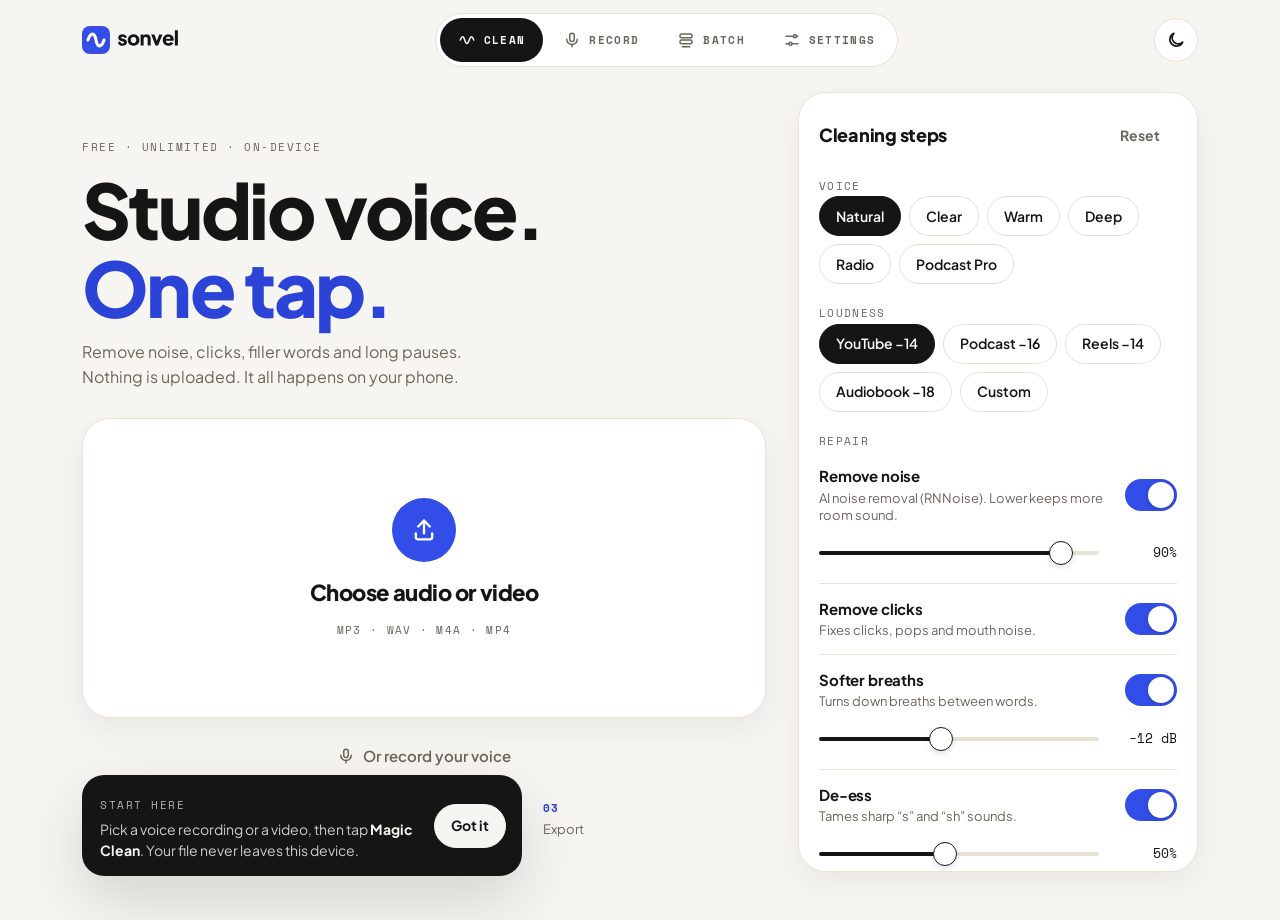
<file: sonvel/index.html>
<!doctype html>
<html lang="en" data-theme="light">
<head>
<meta charset="utf-8">
<meta name="viewport" content="width=device-width, initial-scale=1, viewport-fit=cover">
<title>Sonvel — studio voice, on your phone</title>
<meta name="description" content="Clean up voice recordings in your browser. Remove noise, filler words and long pauses. Free, unlimited and on-device.">
<meta name="theme-color" content="#F6F5F1" id="theme-color">
<link rel="manifest" href="manifest.webmanifest">
<link rel="icon" href="icons/favicon.svg" type="image/svg+xml">
<link rel="icon" href="icons/favicon-32.png" sizes="32x32" type="image/png">
<link rel="apple-touch-icon" href="icons/apple-touch-icon.png">
<script>
  // First visit is always light; a saved choice wins after that.
  try { if (localStorage.getItem('sonvel.theme') === 'dark') document.documentElement.dataset.theme = 'dark'; } catch (e) {}
  if (document.documentElement.dataset.theme === 'dark') document.querySelector('#theme-color')?.setAttribute('content', '#0F0F0E');
</script>
<link rel="preconnect" href="https://fonts.googleapis.com">
<link rel="preconnect" href="https://fonts.gstatic.com" crossorigin>
<link href="https://fonts.googleapis.com/css2?family=Plus+Jakarta+Sans:wght@400;500;600;700;800&family=Space+Mono:wght@400;700&display=swap" rel="stylesheet">
<link rel="stylesheet" href="css/app.css">
</head>
<body>
<svg width="0" height="0" style="position:absolute" aria-hidden="true">
  <defs>
    <symbol id="i-upload" viewBox="0 0 24 24" fill="none" stroke="currentColor" stroke-width="2" stroke-linecap="round" stroke-linejoin="round"><path d="M12 15V4"/><path d="m7 9 5-5 5 5"/><path d="M5 15v3a2 2 0 0 0 2 2h10a2 2 0 0 0 2-2v-3"/></symbol>
    <symbol id="i-wave" viewBox="0 0 24 24" fill="none" stroke="currentColor" stroke-width="2" stroke-linecap="round"><path d="M3 12c2.2-6 4.3-6 6 0s3.8 6 6 0 3.8-6 6 0"/></symbol>
    <symbol id="i-mic" viewBox="0 0 24 24" fill="none" stroke="currentColor" stroke-width="2" stroke-linecap="round" stroke-linejoin="round"><rect x="9" y="3" width="6" height="11" rx="3"/><path d="M5 11a7 7 0 0 0 14 0"/><path d="M12 18v3"/></symbol>
    <symbol id="i-stack" viewBox="0 0 24 24" fill="none" stroke="currentColor" stroke-width="2" stroke-linecap="round" stroke-linejoin="round"><rect x="4" y="4" width="16" height="5" rx="2"/><rect x="4" y="12" width="16" height="5" rx="2"/><path d="M7 21h10"/></symbol>
    <symbol id="i-sliders" viewBox="0 0 24 24" fill="none" stroke="currentColor" stroke-width="2" stroke-linecap="round"><path d="M4 7h10M18 7h2M4 17h4M12 17h8"/><circle cx="16" cy="7" r="2"/><circle cx="10" cy="17" r="2"/></symbol>
    <symbol id="i-sun" viewBox="0 0 24 24" fill="none" stroke="currentColor" stroke-width="2" stroke-linecap="round"><circle cx="12" cy="12" r="4"/><path d="M12 2v2M12 20v2M4.9 4.9l1.4 1.4M17.7 17.7l1.4 1.4M2 12h2M20 12h2M4.9 19.1l1.4-1.4M17.7 6.3l1.4-1.4"/></symbol>
    <symbol id="i-moon" viewBox="0 0 24 24" fill="none" stroke="currentColor" stroke-width="2" stroke-linecap="round" stroke-linejoin="round"><path d="M20 14.5A8 8 0 1 1 9.5 4a6.5 6.5 0 0 0 10.5 10.5z"/></symbol>
    <symbol id="i-play" viewBox="0 0 24 24" fill="currentColor"><path d="M8 5.5v13a1 1 0 0 0 1.5.86l10.6-6.5a1 1 0 0 0 0-1.72L9.5 4.64A1 1 0 0 0 8 5.5z"/></symbol>
    <symbol id="i-pause" viewBox="0 0 24 24" fill="currentColor"><rect x="6" y="5" width="4" height="14" rx="1.5"/><rect x="14" y="5" width="4" height="14" rx="1.5"/></symbol>
    <symbol id="i-download" viewBox="0 0 24 24" fill="none" stroke="currentColor" stroke-width="2" stroke-linecap="round" stroke-linejoin="round"><path d="M12 4v11"/><path d="m7 10 5 5 5-5"/><path d="M5 20h14"/></symbol>
    <symbol id="i-share" viewBox="0 0 24 24" fill="none" stroke="currentColor" stroke-width="2" stroke-linecap="round" stroke-linejoin="round"><path d="M12 15V3"/><path d="m8 7 4-4 4 4"/><path d="M6 11H5a2 2 0 0 0-2 2v6a2 2 0 0 0 2 2h14a2 2 0 0 0 2-2v-6a2 2 0 0 0-2-2h-1"/></symbol>
    <symbol id="i-scissors" viewBox="0 0 24 24" fill="none" stroke="currentColor" stroke-width="2" stroke-linecap="round"><circle cx="6" cy="6" r="3"/><circle cx="6" cy="18" r="3"/><path d="M20 4 8.1 15.9M14.5 14.5 20 20M8.1 8.1 12 12"/></symbol>
    <symbol id="i-trim" viewBox="0 0 24 24" fill="none" stroke="currentColor" stroke-width="2" stroke-linecap="round"><path d="M6 3v18M18 3v18M6 12h12"/></symbol>
    <symbol id="i-undo" viewBox="0 0 24 24" fill="none" stroke="currentColor" stroke-width="2" stroke-linecap="round" stroke-linejoin="round"><path d="M9 14 4 9l5-5"/><path d="M4 9h11a5 5 0 0 1 0 10h-3"/></symbol>
    <symbol id="i-x" viewBox="0 0 24 24" fill="none" stroke="currentColor" stroke-width="2" stroke-linecap="round"><path d="M6 6l12 12M18 6 6 18"/></symbol>
    <symbol id="i-check" viewBox="0 0 24 24" fill="none" stroke="currentColor" stroke-width="3" stroke-linecap="round" stroke-linejoin="round"><path d="m5 12 5 5L19 7"/></symbol>
    <symbol id="i-info" viewBox="0 0 24 24" fill="none" stroke="currentColor" stroke-width="2" stroke-linecap="round"><circle cx="12" cy="12" r="9"/><path d="M12 11v5M12 8h.01"/></symbol>
    <symbol id="i-file" viewBox="0 0 24 24" fill="none" stroke="currentColor" stroke-width="2" stroke-linecap="round" stroke-linejoin="round"><path d="M9 18V6l10-2v12"/><circle cx="6.5" cy="18" r="2.5"/><circle cx="16.5" cy="16" r="2.5"/></symbol>
    <symbol id="i-video" viewBox="0 0 24 24" fill="none" stroke="currentColor" stroke-width="2" stroke-linecap="round" stroke-linejoin="round"><rect x="3" y="6" width="13" height="12" rx="3"/><path d="m16 10 5-3v10l-5-3"/></symbol>
    <symbol id="i-text" viewBox="0 0 24 24" fill="none" stroke="currentColor" stroke-width="2" stroke-linecap="round"><rect x="3" y="5" width="18" height="14" rx="3"/><path d="M7 11h4M7 15h10M14 11h3"/></symbol>
  </defs>
</svg>

<a class="skip" href="#main">Skip to content</a>
<div class="app">
  <header class="topbar" id="topbar">
    <a class="brand" href="./" aria-label="Sonvel home">
      <img class="logo-light" src="icons/logo.svg" alt="Sonvel" width="99" height="28">
      <img class="logo-dark" src="icons/logo-dark.svg" alt="Sonvel" width="99" height="28">
    </a>
    <nav class="tabbar" id="tabbar" role="tablist" aria-label="Sections">
      <button class="tab" role="tab" data-tab="clean" aria-selected="true"><svg><use href="#i-wave"/></svg>Clean</button>
      <button class="tab" role="tab" data-tab="record" aria-selected="false"><svg><use href="#i-mic"/></svg>Record</button>
      <button class="tab" role="tab" data-tab="batch" aria-selected="false"><svg><use href="#i-stack"/></svg>Batch</button>
      <button class="tab" role="tab" data-tab="settings" aria-selected="false"><svg><use href="#i-sliders"/></svg>Settings</button>
    </nav>
    <div class="top-actions">
      <button class="icon-btn" id="theme-btn" aria-label="Switch to dark mode"><svg><use href="#i-moon"/></svg></button>
    </div>
  </header>

  <main id="main" tabindex="-1">
    <!-- ============================================================ CLEAN -->
    <section class="screen active" data-screen="clean" data-state="empty" aria-label="Clean">
      <div class="clean-grid">
        <div class="stack" id="clean-main">

          <!-- empty -->
          <div class="stack" data-show="empty">
            <div class="hero">
              <span class="kicker">FREE · UNLIMITED · ON-DEVICE</span>
              <h1>Studio voice.<br><span class="accent">One tap.</span></h1>
              <p class="lead">Remove noise, clicks, filler words and long pauses. Nothing is uploaded. It all happens on your phone.</p>
            </div>
            <div style="position:relative">
              <button class="drop" id="drop" type="button" aria-describedby="drop-formats">
                <span class="drop-icon"><svg><use href="#i-upload"/></svg></span>
                <span class="drop-title">Choose audio or video</span>
                <span class="label" id="drop-formats">MP3 · WAV · M4A · MP4</span>
              </button>
              
            </div>
            <div class="row" style="justify-content:center">
              <button class="or-record" data-goto="record"><svg><use href="#i-mic"/></svg>Or record your voice</button>
            </div>
            <div class="steps-mini" aria-hidden="true">
              <div><b>01</b><span>Add a file</span></div>
              <div><b>02</b><span>Tap Magic Clean</span></div>
              <div><b>03</b><span>Export</span></div>
            </div>
          </div>

          <!-- loaded -->
          <div class="stack hidden" data-show="loaded">
            <div class="hero" style="padding-bottom:0">
              <span class="kicker">Ready to clean</span>
              <h2>Your recording</h2>
            </div>
            <div class="card">
              <div class="spread">
                <div class="file-meta">
                  <span class="file-icon"><svg id="file-kind"><use href="#i-file"/></svg></span>
                  <div class="file-text"><span class="file-name" id="file-name">—</span><span class="label" id="file-info">—</span></div>
                </div>
                <button class="icon-btn ghost" id="file-remove" aria-label="Remove file"><svg><use href="#i-x"/></svg></button>
              </div>
              <div class="wave-wrap"><canvas class="wave" id="wave-in" aria-label="Waveform of your recording"></canvas></div>
              <div class="transport" style="margin-top:12px">
                <button class="play" id="in-play" aria-label="Play original"><svg><use href="#i-play"/></svg></button>
                <div class="time-stack"><span class="label">Original</span><span class="time"><b id="in-pos">0:00</b> / <span id="in-dur">0:00</span></span></div>
                </div>
              <div class="note hidden" id="video-note" style="margin-top:14px"><svg><use href="#i-video"/></svg><div><b>Video sync is on.</b> Cuts, speed and filler removal are off so the voice stays in sync with your video. <button class="btn ghost sm" id="video-sync-off" style="padding:0;min-height:32px">Allow cuts (audio only)</button></div></div>
            </div>
            <button class="btn primary xl block" id="magic-btn"><svg><use href="#i-wave"/></svg>Magic Clean</button>
            <button class="btn block only-mobile" id="customize-btn"><svg><use href="#i-sliders"/></svg>Customize steps</button>
          </div>

          <!-- processing -->
          <div class="stack hidden" data-show="processing" aria-live="polite">
            <div class="hero" style="padding-bottom:0">
              <span class="kicker" id="proc-kicker">Cleaning · 0%</span>
              <div class="proc-title" id="proc-title">Getting ready…</div>
            </div>
            <div class="card stack">
              <div class="bar" role="progressbar" aria-valuemin="0" aria-valuemax="100" id="proc-bar"><i></i></div>
              <canvas class="wave" id="wave-proc" aria-hidden="true"></canvas>
              <ul class="steps" id="proc-steps"></ul>
            </div>
            <button class="btn ghost block" id="proc-cancel">Cancel</button>
          </div>

          <!-- result -->
          <div class="stack hidden" data-show="result">
            <div class="hero" style="padding-bottom:0">
              <span class="kicker">Done · <span id="res-file">file</span></span>
              <h2>Sounds better.</h2>
            </div>
            <div class="card">
              <div class="spread" style="margin-bottom:12px">
                <div class="seg" id="ab" role="group" aria-label="Compare before and after">
                  <span class="thumb"></span>
                  <button aria-pressed="false" data-ab="before">Before</button>
                  <button aria-pressed="true" data-ab="after">After</button>
                </div>
                <span class="label only-desktop">Tap to switch while playing</span>
              </div>
              <div class="wave-wrap"><canvas class="wave tall" id="wave-out" aria-label="Waveform of the cleaned audio. Drag to seek."></canvas></div>
                            <div class="spread" style="margin-top:12px;flex-wrap:wrap;row-gap:12px">
                <div class="transport">
                  <button class="play" id="out-play" aria-label="Play"><svg><use href="#i-play"/></svg></button>
                  <div class="time-stack"><span class="label" id="ab-label">Cleaned</span><span class="time" id="out-time"><b>0:00</b> / 0:00</span></div>
                </div>
                <div class="tools" id="tools">
                  <button class="tool" data-mode="trim" aria-pressed="false"><svg><use href="#i-trim"/></svg>Trim</button>
                  <button class="tool" data-mode="cut" aria-pressed="false"><svg><use href="#i-scissors"/></svg>Select</button>
                  <button class="tool hidden" id="cut-apply"><svg><use href="#i-scissors"/></svg>Cut</button>
                  <button class="tool hidden" id="undo-btn" aria-label="Undo"><svg><use href="#i-undo"/></svg>Undo</button>
                </div>
              </div>
              <p class="label hidden" id="mode-hint" style="margin-top:10px"></p>
            </div>

            <div class="stats" id="stats">
              <div class="stat"><span class="label">Time saved</span><span class="num" id="st-saved">0<small>s</small></span></div>
              <div class="stat"><span class="label">Fillers cut</span><span class="num" id="st-fillers">0</span></div>
              <div class="stat"><span class="label">Loudness</span><span class="num key" id="st-lufs">-14<small>LUFS</small></span></div>
              <div class="stat"><span class="label">Length</span><span class="num" id="st-len">0:00</span></div>
            </div>

            <button class="btn primary xl block" id="export-btn"><svg><use href="#i-download"/></svg>Export</button>

            <div class="card" id="filler-card">
              <div class="card-head">
                <div class="t" style="display:flex;flex-direction:column;gap:4px"><h3>Filler words</h3><span class="label" id="filler-sub">um · uh · hmm · matlab · toh</span></div>
              </div>
              <div id="filler-empty" class="stack">
                <p class="lead" style="max-width:none;font-size:15px">Find “um”, “uh” and long hesitations with on-device speech AI. It downloads once (about 65 MB), then works offline.</p>
                <button class="btn block" id="find-fillers"><svg><use href="#i-text"/></svg>Find filler words</button>
              </div>
              <div id="filler-progress" class="stack hidden">
                <div class="spread"><span class="mono" id="asr-label">Downloading speech AI…</span><span class="mono" id="asr-pct">0%</span></div>
                <div class="bar"><i id="asr-bar"></i></div>
              </div>
              <div id="filler-list-wrap" class="stack hidden">
                <ul class="fillers" id="filler-list"></ul>
                <button class="btn ink block" id="apply-fillers">Remove selected</button>
              </div>
            </div>

            <div class="btn-row">
              <button class="btn only-mobile" id="tweak-btn"><svg><use href="#i-sliders"/></svg>Adjust</button>
              <button class="btn" id="new-btn">New file</button>
            </div>
          </div>
        </div>

        <aside class="side-panel card" id="side-panel" aria-label="Cleaning steps"></aside>
      </div>
    </section>

    <!-- ============================================================ RECORD -->
    <section class="screen" data-screen="record" aria-label="Record">
      <div class="narrow stack">
        <div class="hero" style="padding-bottom:0">
          <span class="kicker">Record</span>
          <h2>Talk. We’ll clean it live.</h2>
        </div>
        <div class="card rec-card" id="rec-card">
          <span class="rec-status label"><i></i><span id="rec-status">Ready</span></span>
          <div class="rec-time" id="rec-time" aria-live="off">00:00</div>
          <canvas class="meter" id="meter" aria-hidden="true"></canvas>
          <div class="rec-controls">
            <div class="side"><button class="icon-btn" id="rec-discard" aria-label="Discard recording" disabled><svg><use href="#i-x"/></svg></button></div>
            <button class="rec-btn" id="rec-btn" aria-label="Start recording"><i></i></button>
            <div class="side"><button class="icon-btn" id="rec-pause" aria-label="Pause" disabled><svg><use href="#i-pause"/></svg></button></div>
          </div>
        </div>
        <div class="card flat">
          <div class="setting-head">
            <div class="t"><b>Live noise cancel</b><span>Removes background noise while you record (RNNoise).</span></div>
            <label class="switch"><input type="checkbox" id="live-nc" checked aria-label="Live noise cancel"></label>
          </div>
        </div>
        <div class="stack hidden" id="rec-done">
          <button class="btn primary xl block" id="rec-use"><svg><use href="#i-wave"/></svg>Clean this recording</button>
          <button class="btn block" id="rec-save"><svg><use href="#i-download"/></svg>Save raw WAV</button>
        </div>
      </div>
    </section>

    <!-- ============================================================ BATCH -->
    <section class="screen" data-screen="batch" aria-label="Batch">
      <div class="narrow stack">
        <div class="hero" style="padding-bottom:0">
          <span class="kicker">Batch</span>
          <h2>Clean many files at once.</h2>
        </div>
        <div class="card" id="batch-card">
          <div class="empty" id="batch-empty">
            <span class="empty-icon"><svg><use href="#i-stack"/></svg></span>
            <h3>No files yet</h3>
            <p class="lead" style="text-align:center">Every file gets your current settings. Each one downloads when it’s done.</p>
            <button class="btn primary" id="batch-pick"><svg><use href="#i-upload"/></svg>Choose files</button>
          </div>
          <ul class="batch-list hidden" id="batch-list"></ul>
        </div>
        <div class="card flat hidden" id="batch-opts">
          <div class="setting-head">
            <div class="t"><b>Also remove filler words</b><span>Slower. Uses the speech AI on each file.</span></div>
            <label class="switch"><input type="checkbox" id="batch-fillers" aria-label="Also remove filler words"></label>
          </div>
        </div>
        <div class="btn-row hidden" id="batch-actions">
          <button class="btn" id="batch-add"><svg><use href="#i-upload"/></svg>Add</button>
          <button class="btn primary" id="batch-run">Clean all</button>
        </div>
      </div>
    </section>

    <!-- ============================================================ SETTINGS -->
    <section class="screen" data-screen="settings" aria-label="Settings">
      <div class="narrow stack">
        <div class="hero" style="padding-bottom:0">
          <span class="kicker">Settings</span>
          <h2>Make it yours.</h2>
        </div>
        <div class="card">
          <div class="setting">
            <div class="setting-head"><div class="t"><b>Appearance</b><span>Light is the default.</span></div></div>
            <div class="seg wide" id="theme-seg" role="group" aria-label="Theme"><span class="thumb"></span><button data-theme-set="light" aria-pressed="true">Light</button><button data-theme-set="dark" aria-pressed="false">Dark</button></div>
          </div>
          <div class="setting">
            <div class="setting-head"><div class="t"><b>Speech AI model</b><span>Used for filler words and subtitles. Downloads once.</span></div></div>
            <div class="seg wide" id="model-seg" role="group" aria-label="Speech model"><span class="thumb"></span><button data-model="onnx-community/whisper-tiny_timestamped" aria-pressed="true">Fast · 65 MB</button><button data-model="onnx-community/whisper-base_timestamped" aria-pressed="false">Better · 140 MB</button></div>
          </div>
          <div class="setting">
            <div class="setting-head"><div class="t"><b>Language</b><span>For filler words and subtitles.</span></div></div>
            <div class="seg wide" id="lang-seg" role="group" aria-label="Language"><span class="thumb"></span><button data-lang="" aria-pressed="true">Auto</button><button data-lang="english" aria-pressed="false">English</button><button data-lang="hindi" aria-pressed="false">Hindi</button></div>
          </div>
          <div class="setting">
            <div class="setting-head"><div class="t"><b>Default export</b><span>Used by Batch and preselected in Export.</span></div></div>
            <div class="chips" id="fmt-default"></div>
          </div>
          <div class="setting">
            <div class="setting-head wrap"><div class="t"><b>Storage</b><span id="storage-info">Models and app files are cached for offline use.</span></div><button class="btn sm" id="clear-cache">Clear AI cache</button></div>
          </div>
        </div>
        <div class="card flat about">
          <span class="kicker">About</span>
          <p style="margin-top:8px">Sonvel runs entirely in your browser. Audio never leaves your device. Built with RNNoise, Whisper (transformers.js), SoundTouch, lamejs and ffmpeg.wasm.</p>
          <p class="mono" style="margin-top:8px" id="version">v1.0.0</p>
        </div>
      </div>
    </section>
  </main>
</div>

<!-- sheets -->
<div class="scrim" id="scrim"></div>
<section class="sheet" id="settings-sheet" role="dialog" aria-modal="true" aria-labelledby="settings-sheet-title">
  <div class="sheet-grip"></div>
  <div class="sheet-head"><h3 id="settings-sheet-title">Cleaning steps</h3><button class="icon-btn ghost" data-close aria-label="Close"><svg><use href="#i-x"/></svg></button></div>
  <div class="sheet-body" id="sheet-panel-host"></div>
  <div class="sheet-foot"><button class="btn primary block" id="sheet-apply">Apply</button></div>
</section>

<section class="sheet" id="export-sheet" role="dialog" aria-modal="true" aria-labelledby="export-title">
  <div class="sheet-grip"></div>
  <div class="sheet-head"><h3 id="export-title">Export</h3><button class="icon-btn ghost" data-close aria-label="Close"><svg><use href="#i-x"/></svg></button></div>
  <div class="sheet-body stack" style="gap:18px;padding-top:16px">
    <div class="stats compact" style="grid-template-columns:repeat(3,1fr)">
      <div class="stat"><span class="label">Length</span><span class="num" id="ex-len">0:00</span></div>
      <div class="stat"><span class="label">LUFS</span><span class="num key" id="ex-lufs">—</span></div>
      <div class="stat"><span class="label">Peak dBTP</span><span class="num" id="ex-tp">—</span></div>
    </div>
    <div class="stack" style="gap:10px">
      <span class="label">Format</span>
      <div class="seg wide" id="ex-format" role="group" aria-label="Format"><span class="thumb"></span><button data-fmt="mp3" aria-pressed="true">MP3</button><button data-fmt="wav" aria-pressed="false">WAV</button></div>
      <div class="chips" id="ex-quality"></div>
    </div>
    <div class="note"><svg><use href="#i-file"/></svg><div><b id="ex-name">file-clean.mp3</b><br><span id="ex-size">~0 MB</span></div></div>
    <div class="bar hidden" id="ex-bar"><i></i></div>
    <div class="btn-row">
      <button class="btn primary" id="ex-download"><svg><use href="#i-download"/></svg>Download</button>
      <button class="btn hidden" id="ex-share" aria-label="Share"><svg><use href="#i-share"/></svg>Share</button>
    </div>
    <div class="stack" style="gap:10px;border-top:1px solid var(--line);padding-top:16px">
      <span class="label">More</span>
      <button class="btn block" id="ex-srt"><svg><use href="#i-text"/></svg>Subtitles (.srt)</button>
      <button class="btn block hidden" id="ex-video"><svg><use href="#i-video"/></svg>Video with clean audio</button>
      <p class="label hidden" id="ex-video-note"></p>
    </div>
  </div>
</section>

<div class="coach hidden" id="coach" role="dialog" aria-label="Tip">
  <div style="flex:1;min-width:0"><span class="kicker">Start here</span><p>Pick a voice recording or a video, then tap <b>Magic Clean</b>. Your file never leaves this device.</p></div>
  <button class="btn sm" id="coach-ok">Got it</button>
</div>
<input type="file" id="file-input" accept="audio/*,video/mp4,video/webm,.wav,.mp3,.m4a,.ogg,.webm,.mp4" hidden>
<input type="file" id="batch-input" accept="audio/*,video/mp4,video/webm,.wav,.mp3,.m4a,.ogg,.webm,.mp4" multiple hidden>
<input type="file" id="music-input" accept="audio/*" hidden>
<div class="toast-host" id="toasts" aria-live="polite"></div>

<script type="module" src="js/app.js"></script>
</body>
</html>
</file>
<file: sonvel/css/app.css>
/* Sonvel — design tokens follow Virat's system: warm ivory, ink, one royal-blue accent. */
:root {
  --canvas: #F6F5F1;
  --surface: #FFFFFF;
  --surface-2: #FBFAF7;
  --ink: #151515;
  --muted: #6B675C;
  --faint: #747062;
  --line: #E8E2D4;
  --accent: #334EE8;
  --accent-ink: #FFFFFF;
  --accent-soft: rgba(51, 78, 232, .10);
  --accent-text: #2B43D6;
  --danger: #B3261E;
  --ok: #1F7A4D;
  --shadow: 0 12px 32px rgba(0, 0, 0, .06);
  --shadow-lg: 0 24px 64px rgba(0, 0, 0, .14);
  --scrim: rgba(21, 21, 21, .32);
  --wave-idle: #CFC8B8;
  --r-card: 28px;
  --r-md: 20px;
  --r-sm: 14px;
  --display: 'Plus Jakarta Sans', system-ui, -apple-system, 'Segoe UI', Roboto, sans-serif;
  --mono: 'Space Mono', ui-monospace, 'SFMono-Regular', Menlo, monospace;
  --ease: cubic-bezier(.2, .7, .2, 1);
  --t-fast: 160ms;
  --t-med: 220ms;
  --tabbar-h: 72px;
  color-scheme: light;
}
:root[data-theme="dark"] {
  --canvas: #0F0F0E;
  --surface: #191917;
  --surface-2: #1E1E1B;
  --ink: #F3F1EA;
  --muted: #A8A295;
  --faint: #8C877B;
  --line: #2C2A25;
  --accent: #4F68F2;
  --accent-ink: #FFFFFF;
  --accent-soft: rgba(111, 132, 255, .16);
  --accent-text: #8EA0FF;
  --danger: #FF8A80;
  --ok: #7BD8A6;
  --shadow: 0 12px 32px rgba(0, 0, 0, .35);
  --shadow-lg: 0 24px 64px rgba(0, 0, 0, .55);
  --scrim: rgba(0, 0, 0, .55);
  --wave-idle: #4A473F;
  color-scheme: dark;
}

* { box-sizing: border-box; }
html { -webkit-text-size-adjust: 100%; }
body {
  margin: 0; background: var(--canvas); color: var(--ink);
  font: 400 16px/1.5 var(--display);
  -webkit-font-smoothing: antialiased; -webkit-tap-highlight-color: transparent;
  min-height: 100dvh;
  transition: background-color var(--t-med) var(--ease), color var(--t-med) var(--ease);
}
button, input, select { font: inherit; color: inherit; }
button { cursor: pointer; }
img, svg { display: block; }
.skip { position: fixed; z-index: 100; left: 12px; top: -60px; padding: 12px 18px; border-radius: 999px; background: var(--ink); color: var(--canvas); font-weight: 700; text-decoration: none; transition: top var(--t-fast); }
.skip:focus { top: 12px; }
main:focus { outline: none; }
.sr-only { position: absolute !important; width: 1px; height: 1px; overflow: hidden; clip: rect(0 0 0 0); white-space: nowrap; }
:focus-visible { outline: 2px solid var(--accent); outline-offset: 3px; border-radius: 12px; }
::selection { background: var(--accent-soft); }

/* ---------------------------------------------------------------- type */
.kicker, .label, .mono {
  font-family: var(--mono); text-transform: uppercase; letter-spacing: .14em; font-size: 11px; line-height: 1.4; color: var(--muted);
}
.label { letter-spacing: .12em; }
.mono { text-transform: none; letter-spacing: 0; font-size: 13px; }
h1, h2, h3 { font-family: var(--display); font-weight: 800; letter-spacing: -0.035em; margin: 0; line-height: 1.02; }
h1 { font-size: clamp(40px, 11vw, 76px); }
h2 { font-size: clamp(26px, 6.4vw, 36px); letter-spacing: -0.03em; }
h3 { font-size: 18px; letter-spacing: -0.015em; line-height: 1.25; }
.accent { color: var(--accent-text); }
.lead { color: var(--muted); font-size: 16px; line-height: 1.55; margin: 0; max-width: 34ch; }
p { margin: 0; }

/* ---------------------------------------------------------------- shell */
.app { --pad: 20px; max-width: 1180px; margin: 0 auto; padding: 0 var(--pad) calc(var(--tabbar-h) + 28px + env(safe-area-inset-bottom)); }
html, body { overflow-x: clip; }
.topbar {
  position: sticky; top: 0; z-index: 20; display: flex; align-items: center; justify-content: space-between; gap: 12px;
  height: 64px; padding-top: env(safe-area-inset-top); background: var(--canvas);
  transition: background-color var(--t-med) var(--ease);
}
.topbar::after { content: ''; position: absolute; left: calc(-1 * var(--pad)); right: calc(-1 * var(--pad)); bottom: 0; height: 1px; background: var(--line); opacity: 0; transition: opacity var(--t-med); }
.topbar.scrolled::after { opacity: 1; }
.brand { display: flex; align-items: center; height: 44px; text-decoration: none; }
.brand img { height: 28px; width: auto; }
.brand .logo-dark { display: none; }
:root[data-theme="dark"] .brand .logo-light { display: none; }
:root[data-theme="dark"] .brand .logo-dark { display: block; }
.top-actions { display: flex; align-items: center; gap: 8px; }

.icon-btn {
  width: 44px; height: 44px; border-radius: 999px; border: 1px solid var(--line); background: var(--surface);
  display: grid; place-items: center; color: var(--ink); transition: transform var(--t-fast) var(--ease), background-color var(--t-fast);
}
.icon-btn:active { transform: scale(.94); }
.icon-btn svg { width: 20px; height: 20px; }
.icon-btn.ghost { border-color: transparent; background: transparent; }
.icon-btn:disabled, .play:disabled { opacity: .35; pointer-events: none; }

/* desktop nav lives in the header; mobile uses the bottom tab bar */
.tabbar {
  position: fixed; left: 0; right: 0; bottom: 0; z-index: 30; display: flex; justify-content: space-around;
  height: calc(var(--tabbar-h) + env(safe-area-inset-bottom)); padding: 8px 8px calc(8px + env(safe-area-inset-bottom));
  background: var(--surface); border-top: 1px solid var(--line);
  transition: background-color var(--t-med) var(--ease);
}
.tab {
  flex: 1; max-width: 120px; min-height: 52px; display: flex; flex-direction: column; align-items: center; justify-content: center; gap: 4px;
  border: 0; background: none; color: var(--faint); border-radius: 16px; position: relative;
  font: 700 10px/1 var(--mono); letter-spacing: .12em; text-transform: uppercase;
  transition: color var(--t-fast) var(--ease);
}
.tab svg { width: 22px; height: 22px; transition: transform var(--t-fast) var(--ease); }
.tab[aria-selected="true"] { color: var(--ink); }
.tab[aria-selected="true"]::before { content: ''; position: absolute; top: 2px; width: 4px; height: 4px; border-radius: 4px; background: var(--accent); }
.tab:active svg { transform: scale(.9); }

/* ---------------------------------------------------------------- screens */
.screen { display: none; padding-top: 12px; animation: enter var(--t-med) var(--ease); }
.screen.active { display: block; }
@keyframes enter { from { opacity: 0; transform: translateY(8px); } to { opacity: 1; transform: none; } }
.stack { display: flex; flex-direction: column; gap: 16px; }
.row { display: flex; align-items: center; gap: 12px; }
.spread { display: flex; align-items: center; justify-content: space-between; gap: 12px; }
.hidden { display: none !important; }

.card {
  background: var(--surface); border: 1px solid var(--line); border-radius: var(--r-card); box-shadow: var(--shadow);
  padding: 20px; transition: background-color var(--t-med) var(--ease), border-color var(--t-med);
}
.card.flat { box-shadow: none; }
.card-head { display: flex; align-items: center; justify-content: space-between; gap: 12px; margin-bottom: 14px; }

/* ---------------------------------------------------------------- hero */
.hero { padding: 20px 0 8px; display: flex; flex-direction: column; gap: 14px; }
.hero h1 { margin-top: 2px; }

.drop {
  position: relative; display: flex; flex-direction: column; align-items: center; justify-content: center; text-align: center; gap: 14px;
  min-height: 248px; padding: 32px 20px; cursor: pointer; width: 100%;
  border: 1.5px solid var(--line); border-radius: var(--r-card); background: var(--surface); box-shadow: var(--shadow);
  transition: border-color var(--t-fast) var(--ease), transform var(--t-fast) var(--ease), background-color var(--t-med);
}
.drop:hover { border-color: color-mix(in srgb, var(--accent) 40%, var(--line)); }
.drop:active { transform: scale(.99); }
.drop.dragging { border-color: var(--accent); background: var(--accent-soft); }
.drop-icon { width: 64px; height: 64px; border-radius: 999px; display: grid; place-items: center; background: var(--accent); color: var(--accent-ink); }
.drop-icon svg { width: 28px; height: 28px; }
.drop-title { font-weight: 800; font-size: 22px; letter-spacing: -0.02em; }
.drop .label { max-width: 30ch; }
.or-record { display: inline-flex; align-items: center; gap: 8px; min-height: 44px; padding: 0 6px; border: 0; background: none; color: var(--muted); font-weight: 600; font-size: 15px; }
.or-record svg { width: 18px; height: 18px; }
.or-record:hover { color: var(--ink); }

.steps-mini { display: grid; grid-template-columns: repeat(3, 1fr); gap: 8px; padding: 6px 2px 0; }
.steps-mini div { display: flex; flex-direction: column; gap: 4px; }
.steps-mini b { font-family: var(--mono); font-size: 11px; color: var(--accent-text); letter-spacing: .1em; }
.steps-mini span { font-size: 13px; color: var(--muted); line-height: 1.35; }

/* ---------------------------------------------------------------- buttons */
.btn {
  display: inline-flex; align-items: center; justify-content: center; gap: 10px; min-height: 48px; padding: 0 22px;
  border-radius: 999px; border: 1px solid var(--line); background: var(--surface); color: var(--ink);
  font-weight: 700; font-size: 15px; letter-spacing: -0.005em; white-space: nowrap;
  transition: transform var(--t-fast) var(--ease), background-color var(--t-fast), border-color var(--t-fast), opacity var(--t-fast);
}
.btn svg { width: 18px; height: 18px; flex: none; }
.btn:active { transform: scale(.97); }
.btn:disabled { opacity: .45; pointer-events: none; }
.btn.primary { background: var(--accent); border-color: var(--accent); color: var(--accent-ink); }
.btn.primary:hover { background: color-mix(in srgb, var(--accent) 90%, #000); }
.btn.ink { background: var(--ink); border-color: var(--ink); color: var(--canvas); }
.btn.ghost { background: transparent; border-color: transparent; color: var(--muted); }
.btn.ghost:hover { color: var(--ink); }
.btn.block { width: 100%; }
.btn.xl { min-height: 64px; font-size: 18px; font-weight: 800; letter-spacing: -0.015em; }
.btn.sm { min-height: 44px; padding: 0 16px; font-size: 14px; }
.btn-row { display: flex; gap: 10px; }
.btn-row > .btn { flex: 1; }

/* ---------------------------------------------------------------- file card */
.file-meta { display: flex; align-items: center; gap: 14px; min-width: 0; }
.file-icon { width: 48px; height: 48px; flex: none; border-radius: 16px; display: grid; place-items: center; background: var(--canvas); border: 1px solid var(--line); color: var(--ink); }
.file-icon svg { width: 22px; height: 22px; }
.file-name { font-weight: 700; font-size: 16px; letter-spacing: -0.01em; white-space: nowrap; overflow: hidden; text-overflow: ellipsis; }
.file-text { min-width: 0; display: flex; flex-direction: column; gap: 3px; }
.chips { display: flex; flex-wrap: wrap; gap: 8px; }
.chip {
  min-height: 40px; padding: 0 16px; border-radius: 999px; border: 1px solid var(--line); background: var(--surface);
  font-weight: 600; font-size: 14px; color: var(--ink); transition: all var(--t-fast) var(--ease);
}
.chip[aria-pressed="true"] { background: var(--ink); border-color: var(--ink); color: var(--canvas); }
.chip:active { transform: scale(.96); }

/* ---------------------------------------------------------------- waveform */
.wave-wrap { position: relative; margin: 6px 0 4px; }
.wave { width: 100%; height: 112px; display: block; touch-action: none; border-radius: 16px; }
.wave.tall { height: 148px; }
.wave-time { display: flex; justify-content: space-between; margin-top: 8px; }
.skeleton { background: var(--canvas); border-radius: 16px; animation: pulse 1.4s var(--ease) infinite; }
@keyframes pulse { 50% { opacity: .45; } }

/* ---------------------------------------------------------------- processing */
.proc-title { font-size: 26px; font-weight: 800; letter-spacing: -0.03em; line-height: 1.15; min-height: 1.2em; }
.bar { height: 6px; border-radius: 6px; background: var(--line); overflow: hidden; }
.bar > i { display: block; height: 100%; width: 0; background: var(--accent); border-radius: 6px; transition: width 200ms linear; }
.steps { list-style: none; margin: 0; padding: 0; display: flex; flex-direction: column; }
.steps li { display: flex; align-items: center; gap: 12px; min-height: 40px; color: var(--faint); font-size: 15px; transition: color var(--t-fast); }
.steps li .dot { width: 22px; height: 22px; border-radius: 999px; border: 1.5px solid var(--line); flex: none; display: grid; place-items: center; transition: all var(--t-fast); }
.steps li .dot svg { width: 13px; height: 13px; opacity: 0; }
.steps li.now { color: var(--ink); font-weight: 600; }
.steps li.now .dot { border-color: var(--accent); box-shadow: inset 0 0 0 5px var(--surface), inset 0 0 0 11px var(--accent); }
.steps li.done { color: var(--muted); }
.steps li.done .dot { background: var(--ink); border-color: var(--ink); color: var(--canvas); }
.steps li.done .dot svg { opacity: 1; }

/* ---------------------------------------------------------------- result */
.seg { display: inline-flex; padding: 4px; border-radius: 999px; background: var(--canvas); border: 1px solid var(--line); position: relative; }
.seg button { position: relative; z-index: 1; min-height: 40px; min-width: 88px; padding: 0 18px; border: 0; border-radius: 999px; background: none; font-weight: 700; font-size: 14px; color: var(--muted); transition: color var(--t-fast); }
.seg button[aria-pressed="true"] { color: var(--ink); }
.seg .thumb { position: absolute; z-index: 0; top: 4px; bottom: 4px; left: 4px; border-radius: 999px; background: var(--surface); box-shadow: 0 2px 8px rgba(0,0,0,.08); transition: transform var(--t-med) var(--ease), width var(--t-med) var(--ease); }
.seg.wide { display: flex; } .seg.wide button { flex: 1; min-width: 0; }

.transport { display: flex; align-items: center; gap: 14px; min-width: 0; }
.time-stack { display: flex; flex-direction: column; gap: 2px; }
.play {
  width: 60px; height: 60px; border-radius: 999px; border: 0; background: var(--ink); color: var(--canvas); display: grid; place-items: center; flex: none;
  transition: transform var(--t-fast) var(--ease);
}
.play:active { transform: scale(.93); }
.play svg { width: 24px; height: 24px; }
.time { font-family: var(--mono); font-size: 14px; color: var(--muted); }
.time b { color: var(--ink); font-weight: 700; }

.tools { display: flex; gap: 8px; flex-wrap: wrap; }
.tool { min-height: 40px; padding: 0 14px; border-radius: 999px; border: 1px solid var(--line); background: var(--surface); font-weight: 600; font-size: 13px; display: inline-flex; align-items: center; gap: 6px; color: var(--ink); }
.tool svg { width: 16px; height: 16px; }
.tool[aria-pressed="true"] { border-color: var(--ink); box-shadow: inset 0 0 0 1px var(--ink); }

.stats { display: grid; grid-template-columns: 1fr 1fr; gap: 1px; background: var(--line); border-radius: var(--r-md); overflow: hidden; border: 1px solid var(--line); }
.stat { background: var(--surface); padding: 16px; display: flex; flex-direction: column; gap: 6px; min-width: 0; }
.stat .num { font-weight: 800; font-size: 28px; letter-spacing: -0.035em; line-height: 1; white-space: nowrap; }
.stat .num small { font-size: 14px; font-weight: 700; color: var(--muted); letter-spacing: 0; margin-left: 3px; }
.stat .num.key { color: var(--accent-text); }
.stats.compact .stat { padding: 14px; }
.stats.compact .num { font-size: 24px; }

.fillers { list-style: none; margin: 0; padding: 0; max-height: 300px; overflow: auto; border-top: 1px solid var(--line); }
.fillers li { display: flex; align-items: center; gap: 12px; min-height: 52px; border-bottom: 1px solid var(--line); }
.fillers label { display: flex; align-items: center; gap: 12px; flex: 1; min-height: 52px; cursor: pointer; }
.fillers .w { font-weight: 700; }
.fillers .t { margin-left: auto; }

/* ---------------------------------------------------------------- controls */
.check { appearance: none; width: 22px; height: 22px; border-radius: 7px; border: 1.5px solid var(--faint); background: var(--surface); display: grid; place-items: center; flex: none; margin: 0; transition: all var(--t-fast); }
.check:checked { background: var(--ink); border-color: var(--ink); }
.check:checked::after { content: ''; width: 10px; height: 6px; border: 2px solid var(--canvas); border-top: 0; border-right: 0; transform: translateY(-1px) rotate(-45deg); }

.switch { position: relative; width: 52px; height: 32px; flex: none; }
.switch input { appearance: none; position: absolute; inset: 0; margin: 0; border-radius: 999px; background: var(--line); cursor: pointer; transition: background-color var(--t-fast); }
.switch input::after { content: ''; position: absolute; top: 3px; left: 3px; width: 26px; height: 26px; border-radius: 999px; background: #fff; box-shadow: 0 1px 4px rgba(0,0,0,.2); transition: transform var(--t-med) var(--ease); }
.switch input:checked { background: var(--accent); }
.switch input:checked::after { transform: translateX(20px); }
.switch input:focus-visible { outline: 2px solid var(--accent); outline-offset: 3px; }

.setting { padding: 14px 0; border-bottom: 1px solid var(--line); display: flex; flex-direction: column; gap: 12px; }
.setting:last-child { border-bottom: 0; }
.setting-head.wrap { flex-wrap: wrap; }
.setting-head { display: flex; align-items: center; justify-content: space-between; gap: 12px; min-height: 36px; }
.setting-head .t { display: flex; flex-direction: column; gap: 2px; min-width: 0; }
.setting-head .t b { font-weight: 700; font-size: 15px; letter-spacing: -0.01em; }
.setting-head .t span { font-size: 13px; color: var(--muted); line-height: 1.35; }
.setting.off .slider-row { opacity: .4; pointer-events: none; }
.group-title { margin: 22px 0 2px; }
.group-title:first-child { margin-top: 0; }

.slider-row { display: flex; align-items: center; gap: 14px; }
.slider-row output { font-family: var(--mono); font-size: 13px; min-width: 64px; text-align: right; color: var(--ink); }
input[type="range"] { -webkit-appearance: none; appearance: none; flex: 1; height: 32px; background: transparent; margin: 0; cursor: pointer; }
input[type="range"]::-webkit-slider-runnable-track { height: 4px; border-radius: 4px; background: linear-gradient(var(--ink), var(--ink)) 0/var(--fill, 50%) 100% no-repeat, var(--line); }
input[type="range"]::-webkit-slider-thumb { -webkit-appearance: none; width: 24px; height: 24px; margin-top: -10px; border-radius: 999px; background: var(--surface); border: 1.5px solid var(--ink); box-shadow: 0 2px 6px rgba(0,0,0,.12); }
input[type="range"]::-moz-range-track { height: 4px; border-radius: 4px; background: var(--line); }
input[type="range"]::-moz-range-progress { height: 4px; border-radius: 4px; background: var(--ink); }
input[type="range"]::-moz-range-thumb { width: 22px; height: 22px; border-radius: 999px; background: var(--surface); border: 1.5px solid var(--ink); }

.note { display: flex; gap: 12px; padding: 14px 16px; border-radius: var(--r-sm); background: var(--canvas); border: 1px solid var(--line); font-size: 14px; color: var(--muted); line-height: 1.45; }
.note svg { width: 18px; height: 18px; flex: none; margin-top: 1px; color: var(--ink); }
.note b { color: var(--ink); }

/* ---------------------------------------------------------------- sheets */
.scrim { position: fixed; inset: 0; z-index: 40; background: var(--scrim); opacity: 0; pointer-events: none; transition: opacity var(--t-med) var(--ease); }
.scrim.open { opacity: 1; pointer-events: auto; }
.sheet {
  position: fixed; z-index: 50; left: 0; right: 0; bottom: 0; max-height: 88dvh; display: flex; flex-direction: column;
  background: var(--surface); border-radius: 28px 28px 0 0; box-shadow: var(--shadow-lg);
  transform: translateY(105%); transition: transform 240ms var(--ease); visibility: hidden;
  padding-bottom: env(safe-area-inset-bottom);
}
.sheet.open { transform: none; visibility: visible; }
.sheet-grip { width: 40px; height: 4px; border-radius: 4px; background: var(--line); margin: 10px auto 0; flex: none; }
.sheet-head { display: flex; align-items: center; justify-content: space-between; gap: 12px; padding: 10px 20px 12px; flex: none; border-bottom: 1px solid var(--line); }
.sheet-body { overflow: auto; padding: 8px 20px 20px; overscroll-behavior: contain; }
.sheet-foot { padding: 12px 20px 16px; border-top: 1px solid var(--line); flex: none; }

/* ---------------------------------------------------------------- record */
.rec-card { display: flex; flex-direction: column; align-items: center; gap: 18px; padding: 28px 20px; text-align: center; }
.rec-time { font-weight: 800; font-size: clamp(56px, 18vw, 96px); letter-spacing: -0.05em; line-height: 1; font-variant-numeric: tabular-nums; }
.rec-status { display: inline-flex; align-items: center; gap: 8px; }
.rec-status i { width: 8px; height: 8px; border-radius: 8px; background: var(--faint); }
.recording .rec-status i { background: var(--danger); animation: blink 1.2s infinite; }
@keyframes blink { 50% { opacity: .25; } }
.meter { width: 100%; height: 72px; }
.rec-controls { display: grid; grid-template-columns: 1fr auto 1fr; align-items: center; width: 100%; max-width: 360px; }
.rec-controls .side { display: flex; justify-content: center; }
.rec-btn { width: 84px; height: 84px; border-radius: 999px; border: 0; background: var(--accent); color: #fff; display: grid; place-items: center; box-shadow: 0 0 0 6px var(--accent-soft); transition: transform var(--t-fast) var(--ease), border-radius var(--t-med) var(--ease); }
.rec-btn:active { transform: scale(.94); }
.rec-btn i { width: 28px; height: 28px; border-radius: 999px; background: #fff; transition: border-radius var(--t-med) var(--ease), width var(--t-med), height var(--t-med); }
.recording .rec-btn i, .paused .rec-btn i { width: 26px; height: 26px; border-radius: 6px; }

/* ---------------------------------------------------------------- batch */
.empty { display: flex; flex-direction: column; align-items: center; text-align: center; gap: 12px; padding: 40px 20px; }
.empty-icon { width: 64px; height: 64px; border-radius: 22px; display: grid; place-items: center; background: var(--canvas); border: 1px solid var(--line); }
.empty-icon svg { width: 28px; height: 28px; }
.batch-list { list-style: none; margin: 0; padding: 0; }
.batch-list li { display: flex; align-items: center; gap: 12px; min-height: 68px; border-bottom: 1px solid var(--line); }
.batch-list li:last-child { border-bottom: 0; }
.batch-list .file-text { flex: 1; }
.batch-list .file-icon { width: 44px; height: 44px; border-radius: 14px; }
.batch-list .file-icon svg { width: 20px; height: 20px; }
.pill { font-family: var(--mono); font-size: 11px; letter-spacing: .08em; text-transform: uppercase; padding: 5px 10px; border-radius: 999px; background: var(--canvas); border: 1px solid var(--line); color: var(--muted); white-space: nowrap; }
.pill.ok { color: var(--ok); }
.pill.err { color: var(--danger); }
.pill.run { color: var(--accent-text); border-color: color-mix(in srgb, var(--accent) 35%, var(--line)); }

/* ---------------------------------------------------------------- toast + coach */
.toast-host { position: fixed; z-index: 60; left: 0; right: 0; bottom: calc(var(--tabbar-h) + 12px + env(safe-area-inset-bottom)); display: flex; flex-direction: column; align-items: center; gap: 8px; pointer-events: none; padding: 0 16px; }
.toast { pointer-events: auto; max-width: 440px; width: 100%; background: var(--ink); color: var(--canvas); border-radius: 18px; padding: 14px 16px; font-size: 14px; line-height: 1.4; box-shadow: var(--shadow-lg); display: flex; gap: 12px; align-items: center; animation: toast-in var(--t-med) var(--ease); }
.toast.out { animation: toast-out 180ms var(--ease) forwards; }
.toast button { margin-left: auto; background: none; border: 0; color: inherit; font-weight: 700; min-height: 36px; padding: 0 6px; }
@keyframes toast-in { from { opacity: 0; transform: translateY(10px) scale(.98); } }
@keyframes toast-out { to { opacity: 0; transform: translateY(6px); } }

.coach { position: fixed; z-index: 35; left: 12px; right: 12px; bottom: calc(var(--tabbar-h) + 12px + env(safe-area-inset-bottom)); max-width: 440px; margin: 0 auto; background: var(--ink); color: var(--canvas); border-radius: 22px; padding: 16px 16px 16px 18px; box-shadow: var(--shadow-lg); display: flex; gap: 14px; align-items: center; animation: toast-in 260ms var(--ease); }
.coach.hidden { display: none; }
.coach p { font-size: 14px; line-height: 1.45; margin: 4px 0 0; color: color-mix(in srgb, var(--canvas) 82%, transparent); }
.coach p b { color: var(--canvas); }
.coach .kicker { color: color-mix(in srgb, var(--canvas) 70%, transparent); }
.coach .btn { min-height: 44px; background: var(--canvas); color: var(--ink); border-color: var(--canvas); flex: none; }
@media (min-width: 1024px) { .coach { bottom: 24px; left: max(32px, calc(50vw - 558px)); right: auto; width: 460px; margin: 0; } }
body.sheet-open .toast-host { bottom: auto; top: calc(12px + env(safe-area-inset-top)); }
.about { font-size: 14px; color: var(--muted); line-height: 1.6; }
.about a { color: var(--ink); }

/* ---------------------------------------------------------------- desktop */
.side-panel { display: none; }
@media (min-width: 1024px) {
  .app { --pad: 32px; padding-bottom: 48px; }
  .topbar { height: 80px; }
  .tabbar { position: static; height: auto; padding: 4px; border: 1px solid var(--line); border-radius: 999px; background: var(--surface); gap: 2px; }
  .tab { flex-direction: row; min-height: 44px; max-width: none; padding: 0 18px; gap: 8px; font-size: 11px; border-radius: 999px; color: var(--muted); }
  .tab svg { width: 18px; height: 18px; }
  .tab[aria-selected="true"] { background: var(--ink); color: var(--canvas); }
  .tab[aria-selected="true"]::before { display: none; }
  .toast-host { bottom: 24px; }
  .clean-grid { display: grid; grid-template-columns: minmax(0, 1fr) 400px; gap: 32px; align-items: start; }
  .side-panel { display: block; position: sticky; top: 96px; max-height: calc(100dvh - 120px); overflow: auto; }
  .only-mobile { display: none !important; }
  .hero { padding: 48px 0 12px; }
  h1 { font-size: 76px; }
  .drop { min-height: 300px; }
  .stats { grid-template-columns: repeat(4, 1fr); }
  .narrow { max-width: 720px; margin: 0 auto; }
  .sheet { left: 50%; right: auto; bottom: 50%; width: 520px; border-radius: 28px; transform: translate(-50%, 54%) scale(.98); opacity: 0; transition: transform var(--t-med) var(--ease), opacity var(--t-med) var(--ease); }
  .sheet.open { transform: translate(-50%, 50%); opacity: 1; }
  .sheet-grip { display: none; }
  .wave { height: 132px; } .wave.tall { height: 176px; }
}
@media (max-width: 1023px) { .only-desktop { display: none !important; } }
@media (max-width: 380px) {
  .app { --pad: 16px; }
  .stat .num { font-size: 24px; }
  .btn { padding: 0 18px; }
  .seg button { min-width: 76px; padding: 0 14px; }
}
@media (prefers-reduced-motion: reduce) {
  *, *::before, *::after { animation-duration: 1ms !important; animation-iteration-count: 1 !important; transition-duration: 1ms !important; scroll-behavior: auto !important; }
}
</file>
